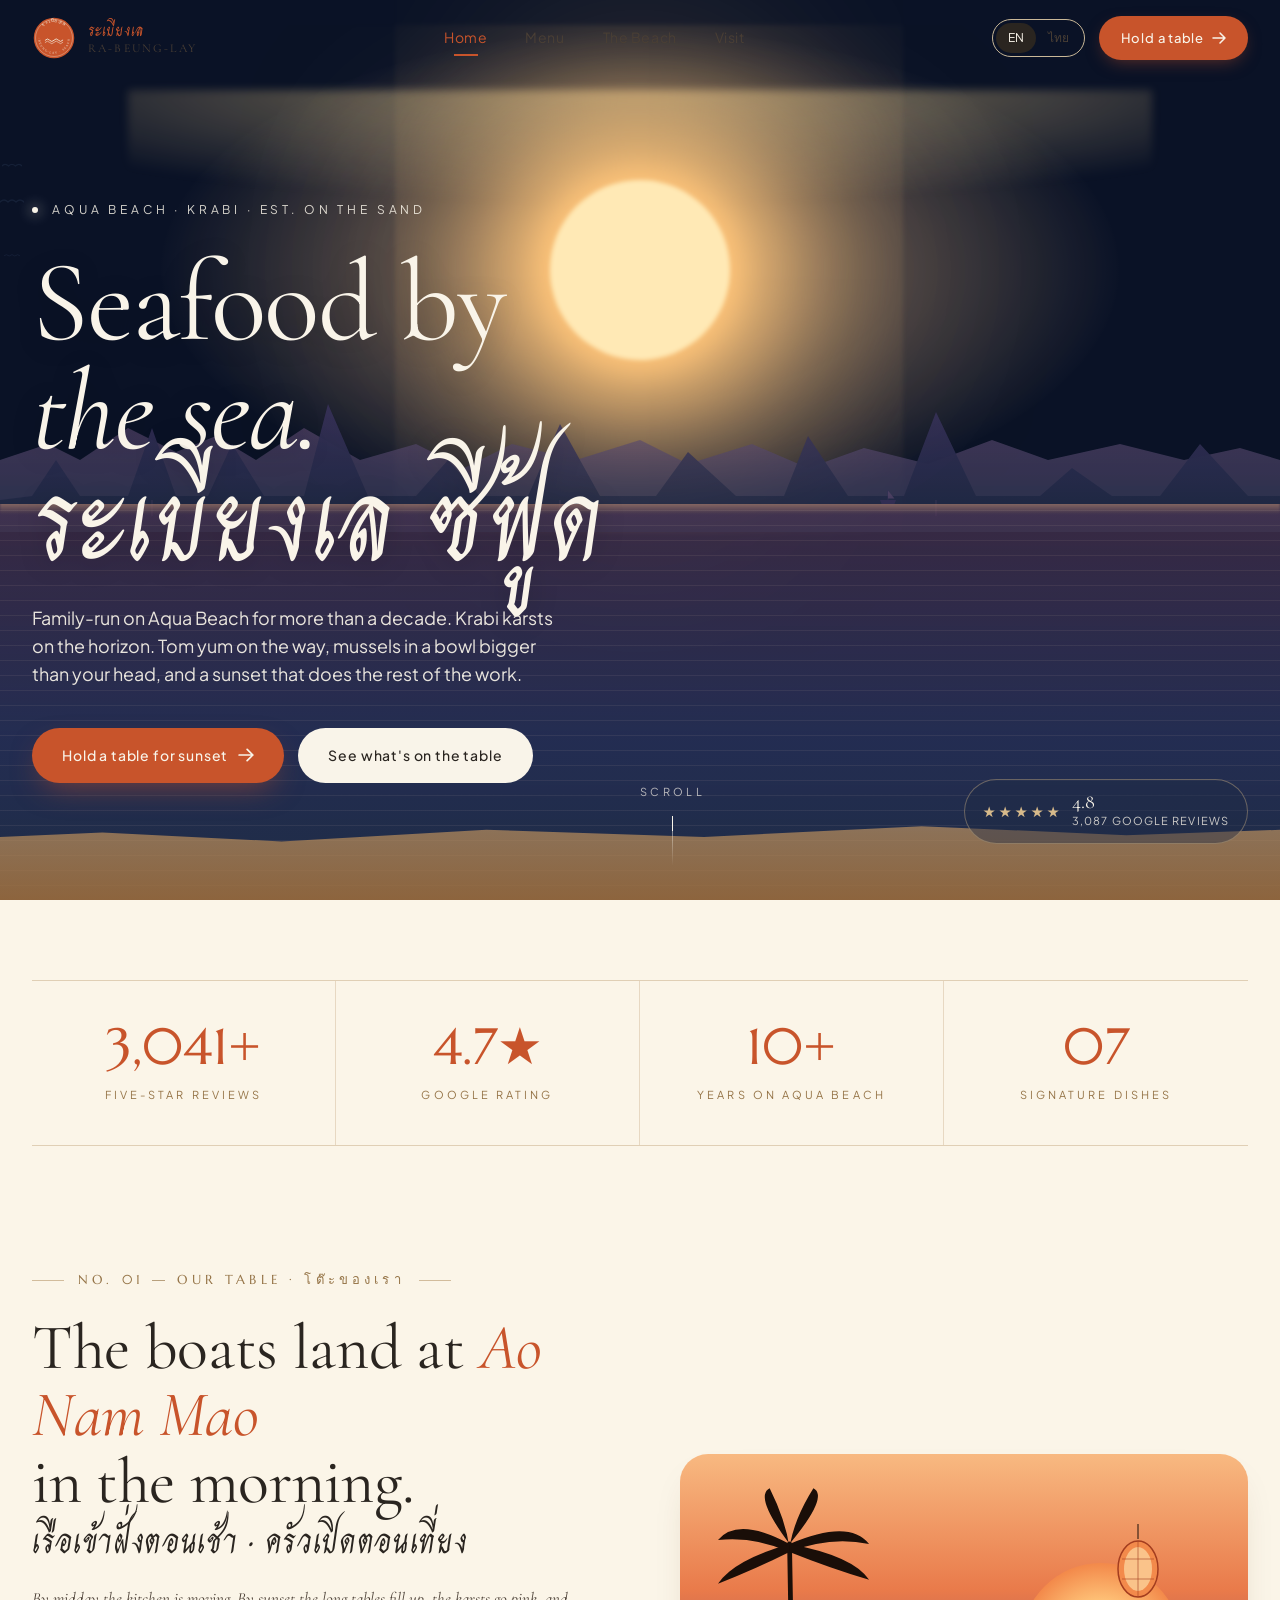
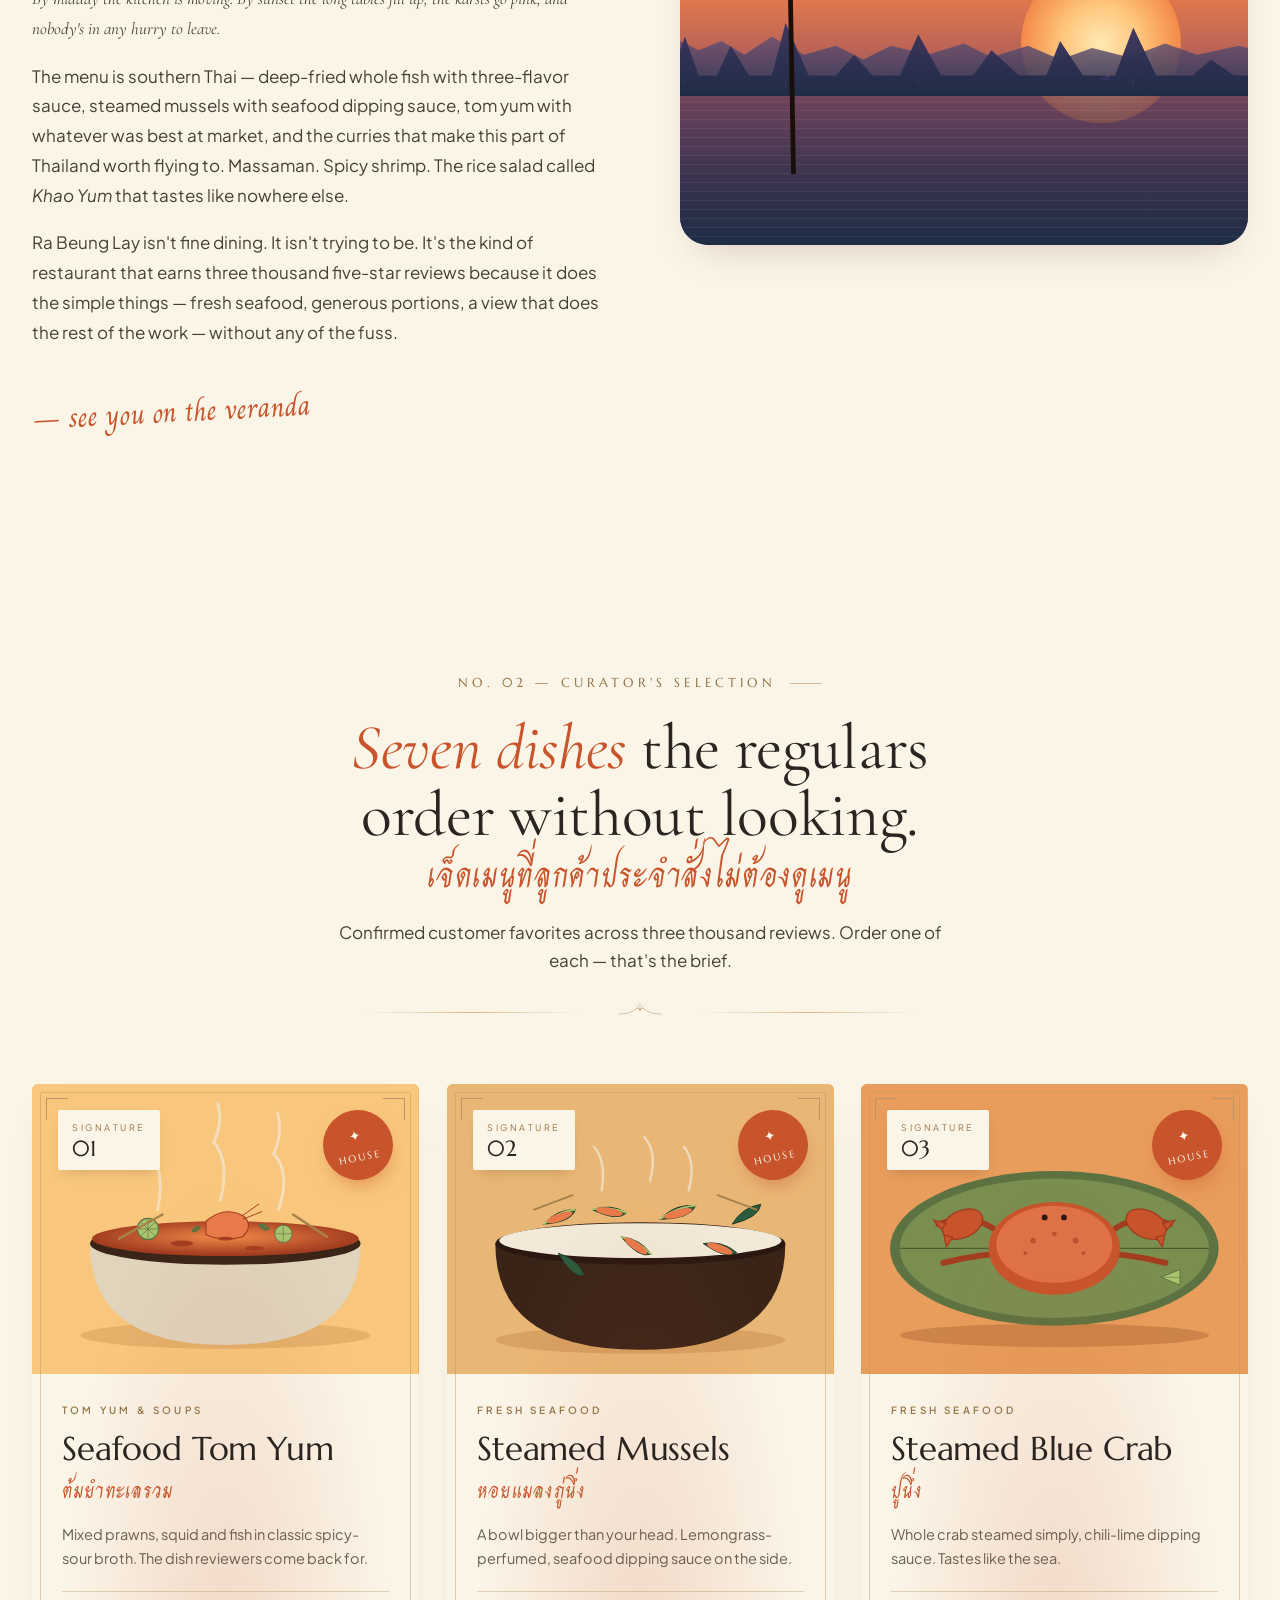
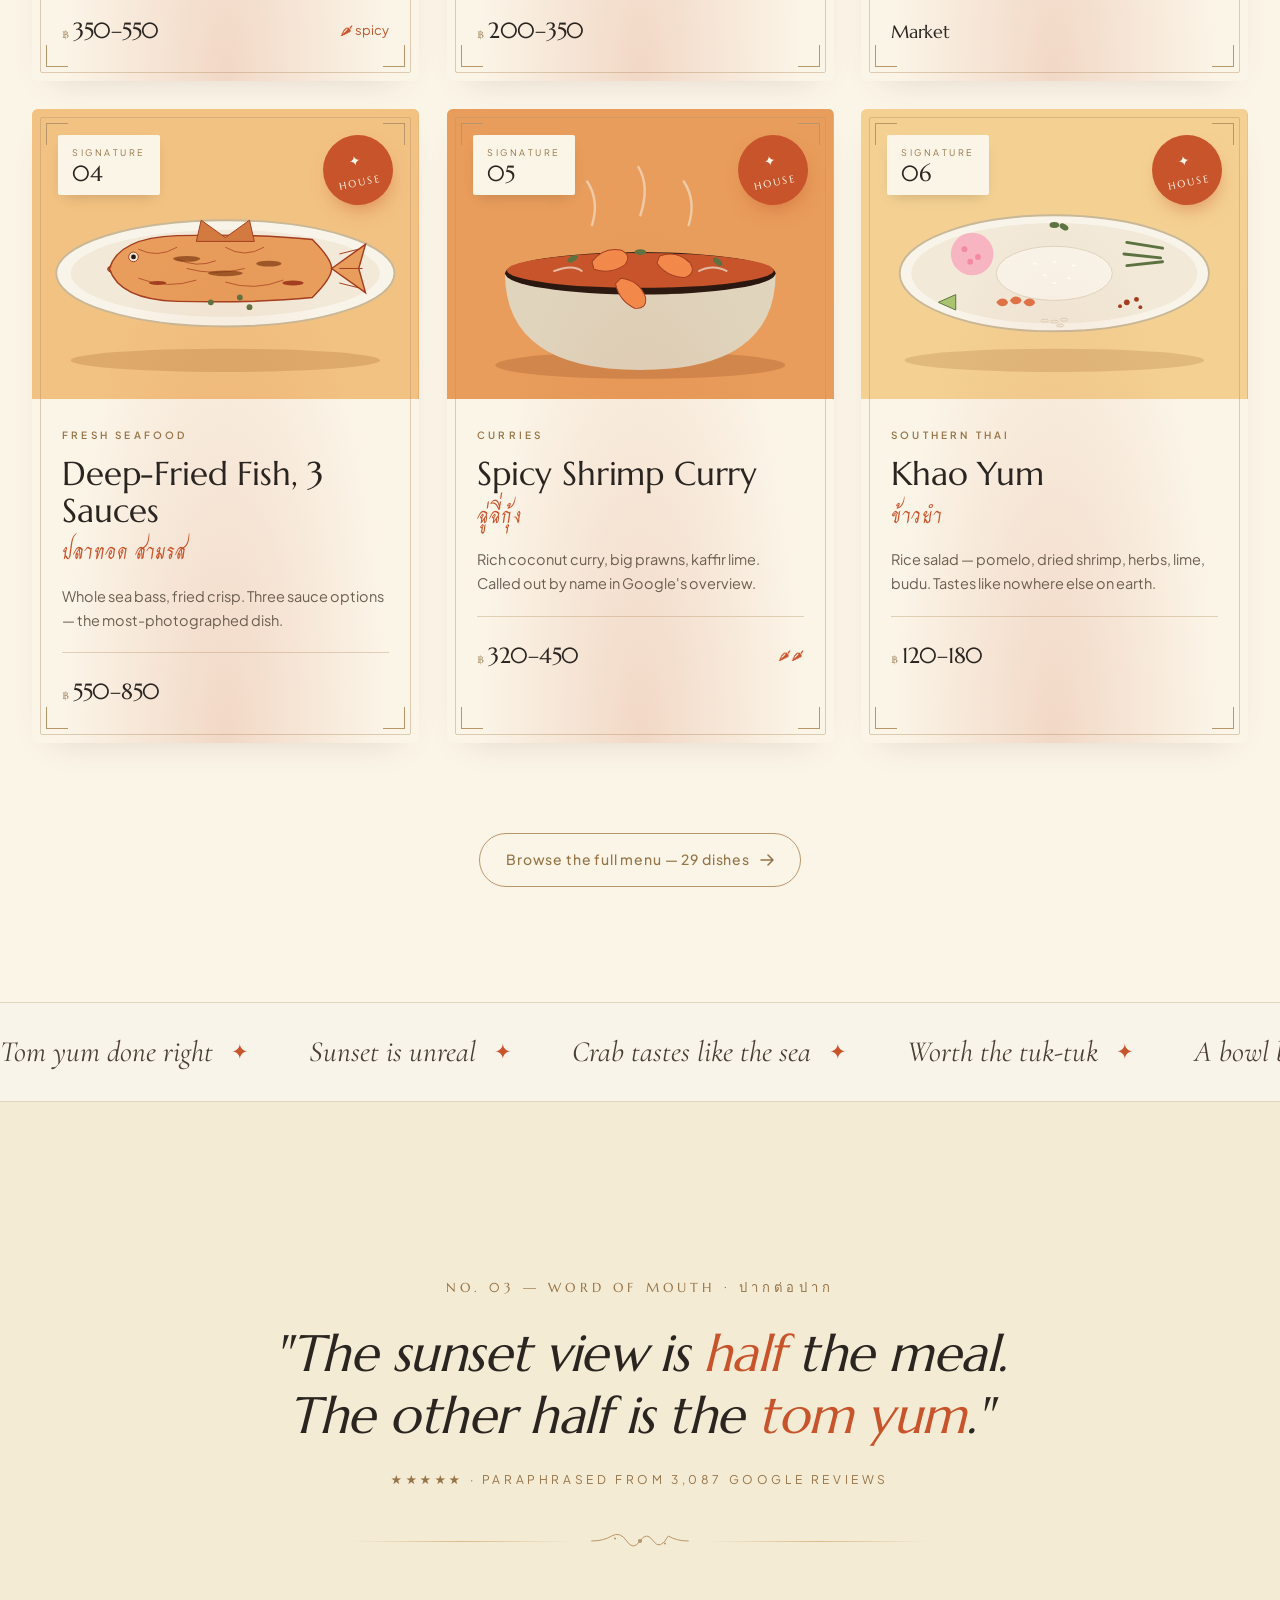
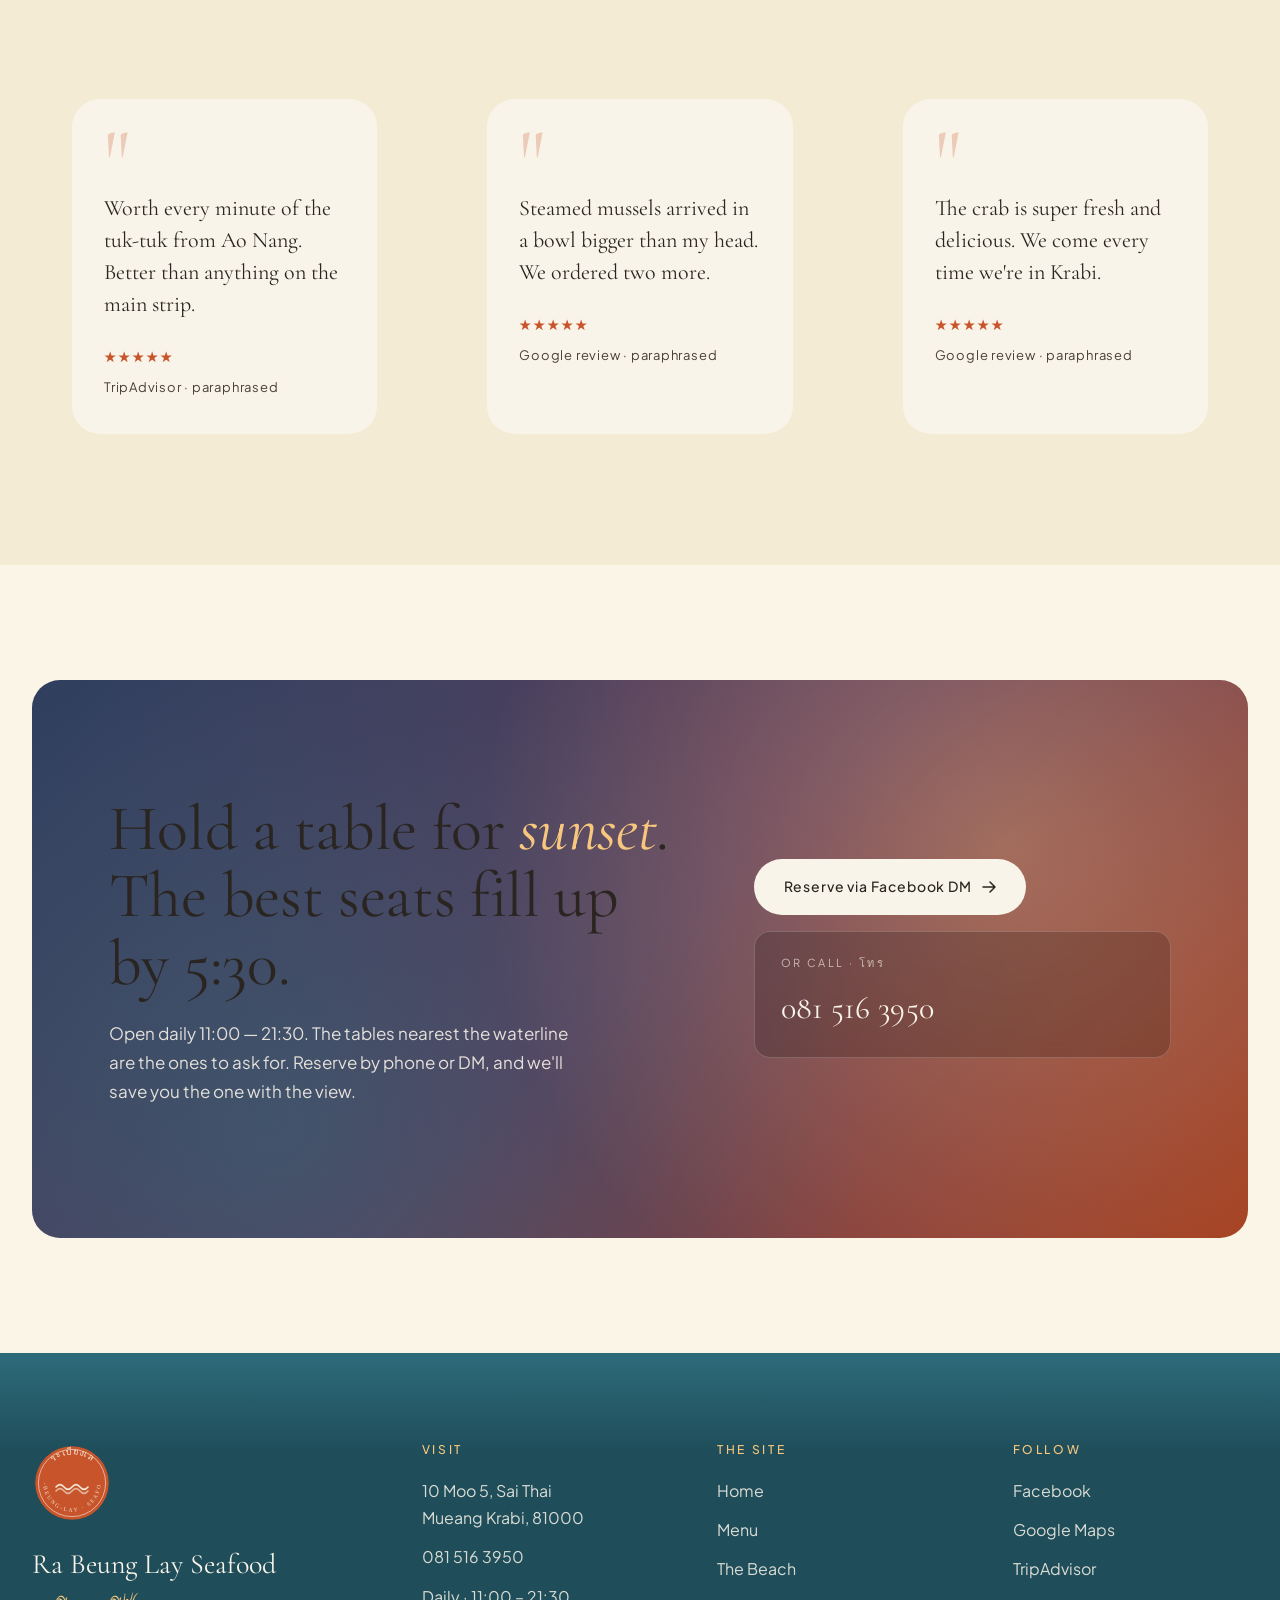
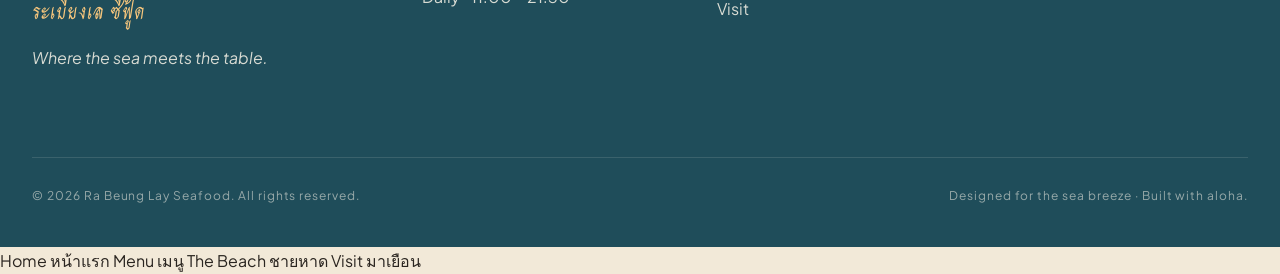
<file: site/index.html>
<!doctype html>
<html lang="en" data-lang="en">
<head>
<meta charset="utf-8">
<meta name="viewport" content="width=device-width, initial-scale=1, viewport-fit=cover">
<title>Ra Beung Lay Seafood — Beachfront Thai seafood in Krabi · ระเบียงเล ซีฟู้ด</title>
<meta name="description" content="Family-run beachfront Thai seafood on Aqua Beach, Krabi. Sunset views over the karsts. 3,000+ five-star Google reviews. ระเบียงเล ซีฟู้ด — where the sea meets the table.">
<meta property="og:title" content="Ra Beung Lay Seafood — Where the sea meets the table">
<meta property="og:description" content="Beachfront family-run Thai seafood on Aqua Beach, Krabi. Tom yum on the way, karsts on the horizon.">
<meta property="og:type" content="restaurant.restaurant">

<link rel="preconnect" href="https://fonts.googleapis.com">
<link rel="preconnect" href="https://fonts.gstatic.com" crossorigin>
<link href="https://fonts.googleapis.com/css2?family=Cormorant+Garamond:ital,wght@0,400;0,500;0,600;1,400;1,500&family=Marcellus&family=Plus+Jakarta+Sans:wght@300;400;500;600;700&family=IBM+Plex+Sans+Thai:wght@400;500;600&family=Charm:wght@400;700&display=swap" rel="stylesheet">

<link rel="stylesheet" href="assets/css/main.css">
<link rel="icon" href="assets/img/logo.svg" type="image/svg+xml">

<script type="application/ld+json">
{
  "@context": "https://schema.org",
  "@type": "Restaurant",
  "name": "Ra Beung Lay Seafood Restaurant",
  "alternateName": "ระเบียงเล ซีฟู้ด",
  "image": "assets/img/logo.svg",
  "address": {
    "@type": "PostalAddress",
    "streetAddress": "10 Moo 5, Sai Thai",
    "addressLocality": "Mueang Krabi District",
    "addressRegion": "Krabi",
    "postalCode": "81000",
    "addressCountry": "TH"
  },
  "telephone": "+66815163950",
  "openingHours": "Mo-Su 11:00-21:30",
  "priceRange": "฿฿",
  "servesCuisine": ["Thai", "Seafood", "Southern Thai"],
  "acceptsReservations": true,
  "aggregateRating": {
    "@type": "AggregateRating",
    "ratingValue": 4.8,
    "reviewCount": 3087
  }
}
</script>
<script>
try {
  var l = localStorage.getItem('rabeunglay-lang') || 'en';
  document.documentElement.dataset.lang = l;
  document.documentElement.lang = l;
} catch(e) {}
</script>
</head>
<body>

<!-- ===== Navigation ===== -->
<header class="nav" role="banner">
  <div class="nav__inner">
    <a class="nav__brand" href="index.html" aria-label="Ra Beung Lay home">
      <img class="nav__brand-mark" src="assets/img/logo.svg" alt="">
      <span class="nav__brand-text">
        <span class="nav__brand-th">ระเบียงเล</span>
        <span class="nav__brand-en">Ra-Beung-Lay</span>
      </span>
    </a>
    <nav class="nav__links" aria-label="Primary">
      <a class="nav__link is-active" href="index.html" data-th="หน้าแรก">Home</a>
      <a class="nav__link" href="menu.html" data-th="เมนู">Menu</a>
      <a class="nav__link" href="the-beach.html" data-th="ชายหาด">The Beach</a>
      <a class="nav__link" href="visit.html" data-th="มาเยือน">Visit</a>
    </nav>
    <div class="nav__cta-wrap" style="display:flex;gap:14px;align-items:center;">
      <div class="lang-toggle" role="group" aria-label="Language">
        <button data-lang="en" class="is-active">EN</button>
        <button data-lang="th">ไทย</button>
      </div>
      <a class="nav__cta" data-magnet href="visit.html#reserve">
        <span data-th="จองโต๊ะ">Hold a table</span>
        <svg class="arrow" width="14" height="12" viewBox="0 0 14 12" fill="none"><path d="M1 6h12M8 1l5 5-5 5" stroke="currentColor" stroke-width="1.5" stroke-linecap="round" stroke-linejoin="round"/></svg>
      </a>
      <button class="nav__burger" aria-label="Menu"><span></span><span></span><span></span></button>
    </div>
  </div>
  <div class="nav__mobile">
    <a href="index.html"><span data-th="หน้าแรก">Home</span> <span class="th lang-en">หน้าแรก</span></a>
    <a href="menu.html"><span data-th="เมนู">Menu</span> <span class="th lang-en">เมนู</span></a>
    <a href="the-beach.html"><span data-th="ชายหาด">The Beach</span> <span class="th lang-en">ชายหาด</span></a>
    <a href="visit.html"><span data-th="มาเยือน">Visit</span> <span class="th lang-en">มาเยือน</span></a>
  </div>
</header>

<!-- ===== Hero (day-night cycle, 60s loop) ===== -->
<section class="hero hero--animated" aria-label="Sky cycling from day to night over Aqua Beach">
  <div class="hero__sky-layer hero__sky-day"></div>
  <div class="hero__sky-layer hero__sky-golden"></div>
  <div class="hero__sky-layer hero__sky-sunset"></div>
  <div class="hero__sky-layer hero__sky-night"></div>
  <div class="hero__sun-halo"></div>
  <div class="hero__stars" aria-hidden="true">
    <span style="top:8%;left:9%;width:2px;height:2px;animation-delay:0s"></span>
    <span style="top:14%;left:22%;width:1.5px;height:1.5px;animation-delay:.5s"></span>
    <span style="top:5%;left:34%;width:2.5px;height:2.5px;animation-delay:1.2s"></span>
    <span style="top:18%;left:46%;width:1.8px;height:1.8px;animation-delay:.7s"></span>
    <span style="top:10%;left:58%;width:1.5px;height:1.5px;animation-delay:1.8s"></span>
    <span style="top:6%;left:70%;width:2.2px;height:2.2px;animation-delay:.3s"></span>
    <span style="top:20%;left:82%;width:1.6px;height:1.6px;animation-delay:1s"></span>
    <span style="top:12%;left:92%;width:2px;height:2px;animation-delay:2.2s"></span>
    <span style="top:26%;left:6%;width:1.5px;height:1.5px;animation-delay:1.6s"></span>
    <span style="top:32%;left:18%;width:1.8px;height:1.8px;animation-delay:.9s"></span>
    <span style="top:28%;left:38%;width:1.5px;height:1.5px;animation-delay:2s"></span>
    <span style="top:36%;left:52%;width:2px;height:2px;animation-delay:.6s"></span>
    <span style="top:30%;left:68%;width:1.5px;height:1.5px;animation-delay:1.3s"></span>
    <span style="top:38%;left:78%;width:1.8px;height:1.8px;animation-delay:2.4s"></span>
    <span style="top:34%;left:88%;width:1.5px;height:1.5px;animation-delay:.4s"></span>
    <span style="top:4%;left:15%;width:1.3px;height:1.3px;animation-delay:1.5s"></span>
    <span style="top:16%;left:64%;width:2.4px;height:2.4px;animation-delay:.2s"></span>
    <span style="top:22%;left:28%;width:1.4px;height:1.4px;animation-delay:1.9s"></span>
  </div>
  <div class="hero__moon" aria-hidden="true"></div>
  <div class="hero__sun"></div>
  <div class="hero__shimmer-2"></div>
  <div class="hero__karsts">
    <img src="assets/img/karsts.svg" alt="" loading="eager">
  </div>
  <div class="hero__birds">
    <img class="bird" src="assets/img/bird.svg" alt="">
    <img class="bird" src="assets/img/bird.svg" alt="">
    <img class="bird" src="assets/img/bird.svg" alt="">
  </div>
  <div class="hero__sea">
    <div class="hero__shimmer"></div>
  </div>
  <div class="hero__sand"></div>

  <div class="hero__content">
    <div class="hero__eyebrow">
      <span class="dot"></span>
      <span data-th="หาดอควา · กระบี่ · ก่อตั้งบนผืนทราย">Aqua Beach · Krabi · est. on the sand</span>
    </div>
    <h1 class="hero__title">
      <span class="lang-en">Seafood by</span>
      <span class="lang-en">the sea.</span>
      <span class="lang-th">ซีฟู้ด</span>
      <span class="lang-th">ริมทะเล</span>
      <span class="thai-display">ระเบียงเล ซีฟู้ด</span>
    </h1>
    <p class="hero__lead">
      <span class="lang-en">Family-run on Aqua Beach for more than a decade. Krabi karsts on the horizon. Tom yum on the way, mussels in a bowl bigger than your head, and a sunset that does the rest of the work.</span>
      <span class="lang-th">ร้านครอบครัวบนหาดอความากว่าทศวรรษ เขาหินปูนกระบี่ที่ปลายขอบฟ้า ต้มยำกำลังมา หอยแมลงภู่ในชามใหญ่กว่าหัว และพระอาทิตย์ตกที่ทำหน้าที่ที่เหลือให้เอง</span>
    </p>
    <div class="hero__cta">
      <a class="btn btn--primary" data-magnet href="visit.html#reserve">
        <span data-th="จองโต๊ะรับพระอาทิตย์ตก">Hold a table for sunset</span>
        <svg class="arrow" width="16" height="14" viewBox="0 0 14 12" fill="none"><path d="M1 6h12M8 1l5 5-5 5" stroke="currentColor" stroke-width="1.5" stroke-linecap="round" stroke-linejoin="round"/></svg>
      </a>
      <a class="btn btn--white" href="menu.html" data-th="ดูเมนูของเรา">See what's on the table</a>
    </div>
  </div>

  <div class="hero__meta">
    <div class="hero__rating">
      <div class="stars">★ ★ ★ ★ ★</div>
      <div>
        <div class="num">4.8</div>
        <div class="label" data-th="3,087 รีวิว Google">3,087 Google reviews</div>
      </div>
    </div>
  </div>

  <div class="hero__scroll">
    <div data-th="เลื่อน">Scroll</div>
    <div class="line"></div>
  </div>
</section>

<!-- ===== Spec strip ===== -->
<section style="background: var(--paper); padding: 80px 0 0;">
  <div class="container">
    <div class="spec reveal">
      <div class="spec__cell">
        <div class="spec__no"><span data-count="3087">0</span>+</div>
        <div class="spec__lbl" data-th="รีวิวห้าดาว">Five-star reviews</div>
      </div>
      <div class="spec__cell">
        <div class="spec__no"><span data-count="4.8">0</span>★</div>
        <div class="spec__lbl" data-th="คะแนน Google">Google rating</div>
      </div>
      <div class="spec__cell">
        <div class="spec__no"><span data-count="10">0</span>+</div>
        <div class="spec__lbl" data-th="ปี บนหาดอควา">Years on Aqua Beach</div>
      </div>
      <div class="spec__cell">
        <div class="spec__no">07</div>
        <div class="spec__lbl" data-th="เมนูซิกเนเจอร์">Signature dishes</div>
      </div>
    </div>
  </div>
</section>

<!-- ===== Story ===== -->
<section class="section" style="background: var(--paper);">
  <div class="container">
    <div class="split">
      <div class="story reveal">
        <div class="idx"><span class="lang-en">No. 01 — Our table · โต๊ะของเรา</span><span class="lang-th">ฉบับที่ ๐๑ — โต๊ะของเรา</span></div>
        <h2 class="section__title" style="margin-top: 22px;">
          <span class="lang-en">The boats land at <em>Ao Nam Mao</em><br>in the morning.<span class="th th-ink">เรือเข้าฝั่งตอนเช้า · ครัวเปิดตอนเที่ยง</span></span>
          <span class="lang-th">เรือเข้าฝั่งที่ <em>อ่าวน้ำเมา</em><br>ทุกเช้า</span>
        </h2>
        <p class="story__lead">
          <span class="lang-en">By midday the kitchen is moving. By sunset the long tables fill up, the karsts go pink, and nobody's in any hurry to leave.</span>
          <span class="lang-th">พอเที่ยง ครัวก็เริ่มเดิน พอพระอาทิตย์ตก โต๊ะยาวก็เต็ม เขาหินปูนเปลี่ยนเป็นสีชมพู และไม่มีใครรีบกลับบ้าน</span>
        </p>
        <p>
          <span class="lang-en">The menu is southern Thai — deep-fried whole fish with three-flavor sauce, steamed mussels with seafood dipping sauce, tom yum with whatever was best at market, and the curries that make this part of Thailand worth flying to. Massaman. Spicy shrimp. The rice salad called <em>Khao Yum</em> that tastes like nowhere else.</span>
          <span class="lang-th">เมนูของเราคืออาหารใต้ — ปลาทอดราดสามรส หอยแมลงภู่นึ่งกับน้ำจิ้มซีฟู้ด ต้มยำกับวัตถุดิบที่ดีที่สุดในตลาดวันนั้น และแกงที่ทำให้ภาคใต้ของไทยน่าบินมา มัสมั่น ฉู่ฉี่กุ้ง และข้าวยำที่อร่อยไม่เหมือนที่ไหน</span>
        </p>
        <p>
          <span class="lang-en">Ra Beung Lay isn't fine dining. It isn't trying to be. It's the kind of restaurant that earns three thousand five-star reviews because it does the simple things — fresh seafood, generous portions, a view that does the rest of the work — without any of the fuss.</span>
          <span class="lang-th">ระเบียงเลไม่ใช่ร้านหรู และไม่พยายามเป็น เราเป็นร้านที่ได้รีวิวห้าดาวสามพันรีวิว เพราะทำของง่ายๆ ให้ดี — อาหารทะเลสด สั่งครั้งเดียวอิ่ม วิวที่ทำงานที่เหลือให้เอง — โดยไม่มีพิธีรีตอง</span>
        </p>
        <div class="story__sign"><span class="lang-en">— see you on the veranda</span><span class="lang-th">— พบกันที่ระเบียง</span></div>
      </div>
      <div class="frame frame--landscape reveal reveal--delay-1">
        <div class="frame__scene">
          <div class="scene">
            <div class="scene__sun"></div>
            <div class="scene__karsts">
              <img src="assets/img/karsts.svg" alt="" style="width:100%;height:100%;object-fit:cover;">
            </div>
            <div class="scene__sea"></div>
            <!-- Palm silhouette -->
            <svg class="scene__palms" viewBox="0 0 200 350" preserveAspectRatio="xMidYMax meet" aria-hidden="true">
              <path d="M100 350 Q 98 200, 95 60" stroke="#1A0E08" stroke-width="6" fill="none" stroke-linecap="round"/>
              <g fill="#1A0E08">
                <path d="M95 60 Q 30 25, 5 55 Q 50 50, 95 70 Z"/>
                <path d="M95 60 Q 170 28, 195 60 Q 145 50, 95 70 Z"/>
                <path d="M95 60 Q 50 0, 70 -10 Q 90 30, 95 65 Z"/>
                <path d="M95 60 Q 145 0, 125 -10 Q 100 30, 95 65 Z"/>
                <path d="M95 60 Q 25 80, 5 110 Q 55 90, 95 70 Z"/>
                <path d="M95 60 Q 175 75, 195 105 Q 145 90, 95 70 Z"/>
              </g>
            </svg>
            <!-- Lantern -->
            <svg class="scene__lantern" viewBox="0 0 60 80" aria-hidden="true">
              <line x1="30" y1="0" x2="30" y2="15" stroke="#1A0E08" stroke-width="1"/>
              <ellipse cx="30" cy="45" rx="20" ry="28" fill="#F38A4B" stroke="#A33D1F" stroke-width="1.5"/>
              <ellipse cx="30" cy="45" rx="14" ry="22" fill="#FFE9B5" opacity="0.6"/>
              <line x1="30" y1="17" x2="30" y2="73" stroke="#A33D1F" stroke-width="0.6"/>
              <line x1="14" y1="35" x2="46" y2="35" stroke="#A33D1F" stroke-width="0.6"/>
              <line x1="14" y1="55" x2="46" y2="55" stroke="#A33D1F" stroke-width="0.6"/>
            </svg>
          </div>
        </div>
      </div>
    </div>
  </div>
</section>

<!-- ===== Signature dishes — editorial premium ===== -->
<section class="section" style="background: var(--paper);">
  <div class="container">
    <div class="section__head section__head--center reveal">
      <div class="idx idx--solo" style="justify-content:center;"><span class="lang-en">No. 02 — Curator's Selection</span><span class="lang-th">ฉบับที่ ๐๒ — เมนูคัดสรร</span></div>
      <h2 class="section__title" style="margin-top:20px;">
        <span class="lang-en"><em>Seven dishes</em> the regulars<br>order without looking.<span class="th">เจ็ดเมนูที่ลูกค้าประจำสั่งไม่ต้องดูเมนู</span></span>
        <span class="lang-th"><em>เจ็ดเมนู</em> ที่ขาประจำ<br>สั่งโดยไม่ต้องดูเมนู</span>
      </h2>
      <p class="section__lead" style="margin-inline:auto;">
        <span class="lang-en">Confirmed customer favorites across three thousand reviews. Order one of each — that's the brief.</span>
        <span class="lang-th">เมนูยอดนิยมจากกว่าสามพันรีวิว สั่งครบทั้งหมดแล้วแชร์กัน — เท่านี้ก็พอแล้ว</span>
      </p>
      <div class="flourish" style="margin-top: 28px;">
        <svg style="color:var(--brass);width:80px;"><use href="assets/img/filigree.svg#flourish-lotus"/></svg>
      </div>
    </div>

    <div class="feature-row">
      <a class="dish-pro reveal" href="menu.html#tom-yum-and-soups">
        <div class="dish-pro__corner tl"></div><div class="dish-pro__corner tr"></div>
        <div class="dish-pro__corner bl"></div><div class="dish-pro__corner br"></div>
        <div class="dish-pro__no"><span class="lbl" data-th="ซิกเนเจอร์">Signature</span><span class="num">01</span></div>
        <div class="dish-pro__sig"><span class="star">✦</span><span data-th="ของขึ้นชื่อ">House</span></div>
        <div class="dish-pro__art"><svg viewBox="0 0 400 300"><use href="assets/img/dishes.svg#dish-tomyum"/></svg></div>
        <div class="dish-pro__body">
          <div class="dish-pro__cat"><span class="lang-en">Tom Yum & Soups</span><span class="lang-th">ต้มยำและซุป</span></div>
          <h3 class="dish-pro__name" data-th="ต้มยำทะเลรวม">Seafood Tom Yum</h3>
          <div class="dish-pro__th lang-en">ต้มยำทะเลรวม</div>
          <p class="dish-pro__desc"><span class="lang-en">Mixed prawns, squid and fish in classic spicy-sour broth. The dish reviewers come back for.</span><span class="lang-th">กุ้ง ปลาหมึก ปลา ในน้ำต้มยำเปรี้ยวเผ็ดสูตรคลาสสิก เมนูที่คนรีวิวกลับมาสั่งซ้ำ</span></p>
          <div class="dish-pro__foot"><span class="price"><span class="currency">฿</span>350–550</span><span class="chili-pro">🌶 <span data-th="เผ็ด">spicy</span></span></div>
        </div>
      </a>

      <a class="dish-pro reveal reveal--delay-1" href="menu.html#fresh-seafood">
        <div class="dish-pro__corner tl"></div><div class="dish-pro__corner tr"></div>
        <div class="dish-pro__corner bl"></div><div class="dish-pro__corner br"></div>
        <div class="dish-pro__no"><span class="lbl" data-th="ซิกเนเจอร์">Signature</span><span class="num">02</span></div>
        <div class="dish-pro__sig"><span class="star">✦</span><span data-th="ของขึ้นชื่อ">House</span></div>
        <div class="dish-pro__art"><svg viewBox="0 0 400 300"><use href="assets/img/dishes.svg#dish-mussels"/></svg></div>
        <div class="dish-pro__body">
          <div class="dish-pro__cat"><span class="lang-en">Fresh Seafood</span><span class="lang-th">อาหารทะเลสด</span></div>
          <h3 class="dish-pro__name" data-th="หอยแมลงภู่นึ่ง">Steamed Mussels</h3>
          <div class="dish-pro__th lang-en">หอยแมลงภู่นึ่ง</div>
          <p class="dish-pro__desc"><span class="lang-en">A bowl bigger than your head. Lemongrass-perfumed, seafood dipping sauce on the side.</span><span class="lang-th">ชามใหญ่กว่าหัว หอมตะไคร้ พร้อมน้ำจิ้มซีฟู้ดแยกข้าง</span></p>
          <div class="dish-pro__foot"><span class="price"><span class="currency">฿</span>200–350</span></div>
        </div>
      </a>

      <a class="dish-pro reveal reveal--delay-2" href="menu.html#fresh-seafood">
        <div class="dish-pro__corner tl"></div><div class="dish-pro__corner tr"></div>
        <div class="dish-pro__corner bl"></div><div class="dish-pro__corner br"></div>
        <div class="dish-pro__no"><span class="lbl" data-th="ซิกเนเจอร์">Signature</span><span class="num">03</span></div>
        <div class="dish-pro__sig"><span class="star">✦</span><span data-th="ของขึ้นชื่อ">House</span></div>
        <div class="dish-pro__art"><svg viewBox="0 0 400 300"><use href="assets/img/dishes.svg#dish-crab"/></svg></div>
        <div class="dish-pro__body">
          <div class="dish-pro__cat"><span class="lang-en">Fresh Seafood</span><span class="lang-th">อาหารทะเลสด</span></div>
          <h3 class="dish-pro__name" data-th="ปูนึ่ง">Steamed Blue Crab</h3>
          <div class="dish-pro__th lang-en">ปูนึ่ง</div>
          <p class="dish-pro__desc"><span class="lang-en">Whole crab steamed simply, chili-lime dipping sauce. Tastes like the sea.</span><span class="lang-th">ปูตัวเต็มนึ่งแบบบ้านๆ น้ำจิ้มพริกมะนาว รสชาติเหมือนทะเล</span></p>
          <div class="dish-pro__foot"><span class="price"><small data-th="ราคาตลาด">Market</small></span></div>
        </div>
      </a>

      <a class="dish-pro reveal" href="menu.html#fresh-seafood">
        <div class="dish-pro__corner tl"></div><div class="dish-pro__corner tr"></div>
        <div class="dish-pro__corner bl"></div><div class="dish-pro__corner br"></div>
        <div class="dish-pro__no"><span class="lbl" data-th="ซิกเนเจอร์">Signature</span><span class="num">04</span></div>
        <div class="dish-pro__sig"><span class="star">✦</span><span data-th="ของขึ้นชื่อ">House</span></div>
        <div class="dish-pro__art"><svg viewBox="0 0 400 300"><use href="assets/img/dishes.svg#dish-fish"/></svg></div>
        <div class="dish-pro__body">
          <div class="dish-pro__cat"><span class="lang-en">Fresh Seafood</span><span class="lang-th">อาหารทะเลสด</span></div>
          <h3 class="dish-pro__name" data-th="ปลาทอดสามรส">Deep-Fried Fish, 3 Sauces</h3>
          <div class="dish-pro__th lang-en">ปลาทอด สามรส</div>
          <p class="dish-pro__desc"><span class="lang-en">Whole sea bass, fried crisp. Three sauce options — the most-photographed dish.</span><span class="lang-th">ปลากะพงทอดกรอบทั้งตัว เลือกซอสสามแบบ — เมนูที่ถูกถ่ายมากที่สุด</span></p>
          <div class="dish-pro__foot"><span class="price"><span class="currency">฿</span>550–850</span></div>
        </div>
      </a>

      <a class="dish-pro reveal reveal--delay-1" href="menu.html#curries">
        <div class="dish-pro__corner tl"></div><div class="dish-pro__corner tr"></div>
        <div class="dish-pro__corner bl"></div><div class="dish-pro__corner br"></div>
        <div class="dish-pro__no"><span class="lbl" data-th="ซิกเนเจอร์">Signature</span><span class="num">05</span></div>
        <div class="dish-pro__sig"><span class="star">✦</span><span data-th="ของขึ้นชื่อ">House</span></div>
        <div class="dish-pro__art"><svg viewBox="0 0 400 300"><use href="assets/img/dishes.svg#dish-curry"/></svg></div>
        <div class="dish-pro__body">
          <div class="dish-pro__cat"><span class="lang-en">Curries</span><span class="lang-th">แกง</span></div>
          <h3 class="dish-pro__name" data-th="ฉู่ฉี่กุ้ง">Spicy Shrimp Curry</h3>
          <div class="dish-pro__th lang-en">ฉู่ฉี่กุ้ง</div>
          <p class="dish-pro__desc"><span class="lang-en">Rich coconut curry, big prawns, kaffir lime. Called out by name in Google's overview.</span><span class="lang-th">แกงกะทิรสเข้มข้น กุ้งตัวใหญ่ ใบมะกรูด Google ระบุชื่อเมนูนี้โดยตรง</span></p>
          <div class="dish-pro__foot"><span class="price"><span class="currency">฿</span>320–450</span><span class="chili-pro">🌶🌶</span></div>
        </div>
      </a>

      <a class="dish-pro reveal reveal--delay-2" href="menu.html#southern-thai">
        <div class="dish-pro__corner tl"></div><div class="dish-pro__corner tr"></div>
        <div class="dish-pro__corner bl"></div><div class="dish-pro__corner br"></div>
        <div class="dish-pro__no"><span class="lbl" data-th="ซิกเนเจอร์">Signature</span><span class="num">06</span></div>
        <div class="dish-pro__sig"><span class="star">✦</span><span data-th="ของขึ้นชื่อ">House</span></div>
        <div class="dish-pro__art"><svg viewBox="0 0 400 300"><use href="assets/img/dishes.svg#dish-khaoyum"/></svg></div>
        <div class="dish-pro__body">
          <div class="dish-pro__cat"><span class="lang-en">Southern Thai</span><span class="lang-th">อาหารใต้</span></div>
          <h3 class="dish-pro__name" data-th="ข้าวยำ">Khao Yum</h3>
          <div class="dish-pro__th lang-en">ข้าวยำ</div>
          <p class="dish-pro__desc"><span class="lang-en">Rice salad — pomelo, dried shrimp, herbs, lime, budu. Tastes like nowhere else on earth.</span><span class="lang-th">ข้าวยำ — ส้มโอ กุ้งแห้ง สมุนไพร มะนาว น้ำบูดู รสชาติไม่เหมือนที่ไหน</span></p>
          <div class="dish-pro__foot"><span class="price"><span class="currency">฿</span>120–180</span></div>
        </div>
      </a>
    </div>

    <div style="margin-top: 60px; text-align: center;" class="reveal">
      <a class="btn btn--brass" data-magnet href="menu.html">
        <span data-th="ดูเมนูทั้งหมด — 29 เมนู">Browse the full menu — 29 dishes</span>
        <svg class="arrow" width="14" height="12" viewBox="0 0 14 12" fill="none"><path d="M1 6h12M8 1l5 5-5 5" stroke="currentColor" stroke-width="1.5" stroke-linecap="round" stroke-linejoin="round"/></svg>
      </a>
    </div>
  </div>
</section>

<!-- ===== Marquee of praise ===== -->
<div class="marquee" aria-hidden="true">
  <div class="marquee__track">
    <div class="marquee__item"><span class="lang-en">Tom yum done right</span><span class="lang-th">ต้มยำรสจัดจ้าน</span> <span class="star">✦</span></div>
    <div class="marquee__item"><span class="lang-en">Sunset is unreal</span><span class="lang-th">พระอาทิตย์ตกสวยเหลือเชื่อ</span> <span class="star">✦</span></div>
    <div class="marquee__item"><span class="lang-en">Crab tastes like the sea</span><span class="lang-th">ปูสดจากทะเล</span> <span class="star">✦</span></div>
    <div class="marquee__item"><span class="lang-en">Worth the tuk-tuk</span><span class="lang-th">คุ้มกับการนั่งตุ๊กตุ๊ก</span> <span class="star">✦</span></div>
    <div class="marquee__item"><span class="lang-en">A bowl bigger than my head</span><span class="lang-th">ชามใหญ่กว่าหัว</span> <span class="star">✦</span></div>
    <div class="marquee__item"><span class="lang-en">Better than anything on the strip</span><span class="lang-th">ดีกว่าร้านในย่านท่องเที่ยว</span> <span class="star">✦</span></div>
    <div class="marquee__item"><span class="lang-en">Karsts on the horizon</span><span class="lang-th">เขาหินปูนปลายขอบฟ้า</span> <span class="star">✦</span></div>
    <!-- duplicate for seamless loop -->
    <div class="marquee__item"><span class="lang-en">Tom yum done right</span><span class="lang-th">ต้มยำรสจัดจ้าน</span> <span class="star">✦</span></div>
    <div class="marquee__item"><span class="lang-en">Sunset is unreal</span><span class="lang-th">พระอาทิตย์ตกสวยเหลือเชื่อ</span> <span class="star">✦</span></div>
    <div class="marquee__item"><span class="lang-en">Crab tastes like the sea</span><span class="lang-th">ปูสดจากทะเล</span> <span class="star">✦</span></div>
    <div class="marquee__item"><span class="lang-en">Worth the tuk-tuk</span><span class="lang-th">คุ้มกับการนั่งตุ๊กตุ๊ก</span> <span class="star">✦</span></div>
    <div class="marquee__item"><span class="lang-en">A bowl bigger than my head</span><span class="lang-th">ชามใหญ่กว่าหัว</span> <span class="star">✦</span></div>
    <div class="marquee__item"><span class="lang-en">Better than anything on the strip</span><span class="lang-th">ดีกว่าร้านในย่านท่องเที่ยว</span> <span class="star">✦</span></div>
    <div class="marquee__item"><span class="lang-en">Karsts on the horizon</span><span class="lang-th">เขาหินปูนปลายขอบฟ้า</span> <span class="star">✦</span></div>
  </div>
</div>

<!-- ===== Reviews — editorial pull-quote ===== -->
<section class="section" style="background: var(--paper-2);">
  <div class="container">
    <div class="editorial-quote reveal">
      <div class="editorial-quote__no"><span class="lang-en">No. 03 — Word of Mouth · ปากต่อปาก</span><span class="lang-th">ฉบับที่ ๐๓ — ปากต่อปาก</span></div>
      <p class="editorial-quote__text">
        <span class="lang-en">"The sunset view is <em>half</em> the meal.<br>The other half is the <em>tom yum</em>."</span>
        <span class="lang-th">"พระอาทิตย์ตกคือ <em>ครึ่ง</em> ของมื้ออาหาร<br>อีกครึ่งคือ <em>ต้มยำ</em>"</span>
      </p>
      <div class="editorial-quote__src"><span class="lang-en">★★★★★ · Paraphrased from 3,087 Google reviews</span><span class="lang-th">★★★★★ · สรุปจาก 3,087 รีวิว Google</span></div>
      <div class="flourish" style="margin-top: 40px;">
        <svg style="color:var(--brass);width:100px;"><use href="assets/img/filigree.svg#flourish-1"/></svg>
      </div>
    </div>

    <div class="reviews reveal" style="margin-top: 40px;">
      <figure class="review">
        <div class="review__quote-mark">"</div>
        <blockquote class="review__quote"><span class="lang-en">Worth every minute of the tuk-tuk from Ao Nang. Better than anything on the main strip.</span><span class="lang-th">คุ้มทุกนาทีของการนั่งตุ๊กตุ๊กมาจากอ่าวนาง ดีกว่าร้านในย่านท่องเที่ยว</span></blockquote>
        <div class="review__stars">★★★★★</div>
        <figcaption class="review__by"><span class="lang-en">TripAdvisor · paraphrased</span><span class="lang-th">TripAdvisor · สรุปจากรีวิว</span></figcaption>
      </figure>
      <figure class="review">
        <div class="review__quote-mark">"</div>
        <blockquote class="review__quote"><span class="lang-en">Steamed mussels arrived in a bowl bigger than my head. We ordered two more.</span><span class="lang-th">หอยแมลงภู่นึ่งมาในชามใหญ่กว่าหัว สั่งเพิ่มอีกสองชาม</span></blockquote>
        <div class="review__stars">★★★★★</div>
        <figcaption class="review__by"><span class="lang-en">Google review · paraphrased</span><span class="lang-th">Google review · สรุปจากรีวิว</span></figcaption>
      </figure>
      <figure class="review">
        <div class="review__quote-mark">"</div>
        <blockquote class="review__quote"><span class="lang-en">The crab is super fresh and delicious. We come every time we're in Krabi.</span><span class="lang-th">ปูสดและอร่อยมาก เรามาทุกครั้งที่ไปกระบี่</span></blockquote>
        <div class="review__stars">★★★★★</div>
        <figcaption class="review__by"><span class="lang-en">Google review · paraphrased</span><span class="lang-th">Google review · สรุปจากรีวิว</span></figcaption>
      </figure>
    </div>
  </div>
</section>

<!-- ===== CTA ===== -->
<section class="section" style="background: var(--paper);">
  <div class="container">
    <div class="cta-panel reveal">
      <div class="cta-panel__inner">
        <div>
          <h2 class="cta-panel__title">
            <span class="lang-en">Hold a table for <em>sunset</em>.<br>The best seats fill up by 5:30.</span>
            <span class="lang-th">จองโต๊ะรับ <em>พระอาทิตย์ตก</em><br>ที่นั่งดีๆ เต็มก่อน 17:30</span>
          </h2>
          <p class="cta-panel__lead">
            <span class="lang-en">Open daily 11:00 — 21:30. The tables nearest the waterline are the ones to ask for. Reserve by phone or DM, and we'll save you the one with the view.</span>
            <span class="lang-th">เปิดทุกวัน 11:00 — 21:30 น. โต๊ะใกล้ทะเลคือที่นั่งที่ควรขอ จองทางโทรศัพท์หรือ DM แล้วเราจะเก็บโต๊ะวิวสวยให้คุณ</span>
          </p>
        </div>
        <div class="cta-panel__actions">
          <a class="btn btn--white" data-magnet href="visit.html#reserve">
            <span data-th="จองผ่าน Facebook DM">Reserve via Facebook DM</span>
            <svg class="arrow" width="14" height="12" viewBox="0 0 14 12" fill="none"><path d="M1 6h12M8 1l5 5-5 5" stroke="currentColor" stroke-width="1.5" stroke-linecap="round" stroke-linejoin="round"/></svg>
          </a>
          <a class="cta-panel__call" href="tel:+66815163950">
            <span class="label"><span class="lang-en">Or call · โทร</span><span class="lang-th">หรือโทร · Call</span></span>
            <span class="num">081 516 3950</span>
          </a>
        </div>
      </div>
    </div>
  </div>
</section>

<!-- ===== Footer ===== -->
<footer class="footer">
  <div class="container">
    <div class="footer__inner">
      <div>
        <img class="footer__brand-mark" src="assets/img/logo.svg" alt="">
        <div class="footer__name">Ra Beung Lay Seafood</div>
        <div class="footer__th">ระเบียงเล ซีฟู้ด</div>
        <p class="footer__tagline"><span class="lang-en">Where the sea meets the table.</span><span class="lang-th">ที่ทะเลพบกับโต๊ะอาหาร</span></p>
      </div>
      <div>
        <h4 data-th="มาเยือน">Visit</h4>
        <ul>
          <li><span class="lang-en">10 Moo 5, Sai Thai<br>Mueang Krabi, 81000</span><span class="lang-th">10 หมู่ 5 ตำบลไสไทย<br>เมืองกระบี่ 81000</span></li>
          <li><a href="tel:+66815163950">081 516 3950</a></li>
          <li><span class="lang-en">Daily · 11:00 – 21:30</span><span class="lang-th">ทุกวัน · 11:00 – 21:30 น.</span></li>
        </ul>
      </div>
      <div>
        <h4 data-th="หน้าเว็บไซต์">The site</h4>
        <ul>
          <li><a href="index.html">Home</a></li>
          <li><a href="menu.html">Menu</a></li>
          <li><a href="the-beach.html">The Beach</a></li>
          <li><a href="visit.html">Visit</a></li>
        </ul>
      </div>
      <div>
        <h4 data-th="ติดตาม">Follow</h4>
        <ul>
          <li><a href="https://www.facebook.com/search/top?q=Ra+Beung+Lay+Seafood+Aqua+Beach">Facebook</a></li>
          <li><a href="https://www.google.com/maps/search/Ra+Beung+Lay+Seafood+Krabi">Google Maps</a></li>
          <li><a href="https://www.tripadvisor.com/Search?q=Ra+Beung+Lay+Seafood">TripAdvisor</a></li>
        </ul>
      </div>
    </div>
    <div class="footer__bottom">
      <div>© <span data-year>2026</span> Ra Beung Lay Seafood. All rights reserved.</div>
      <div><span class="lang-en">Designed for the sea breeze · Built with aloha.</span><span class="lang-th">ออกแบบโดยรับลมทะเล · สร้างด้วยอะโลฮ่า</span></div>
    </div>
  </div>
</footer>

<a class="reserve-float" href="visit.html#reserve">
  <span data-th="จองโต๊ะ">Hold a table</span>
  <svg width="14" height="12" viewBox="0 0 14 12" fill="none"><path d="M1 6h12M8 1l5 5-5 5" stroke="currentColor" stroke-width="1.5" stroke-linecap="round" stroke-linejoin="round"/></svg>
</a>

<script src="assets/js/main.js"></script>
</body>
</html>
</file>
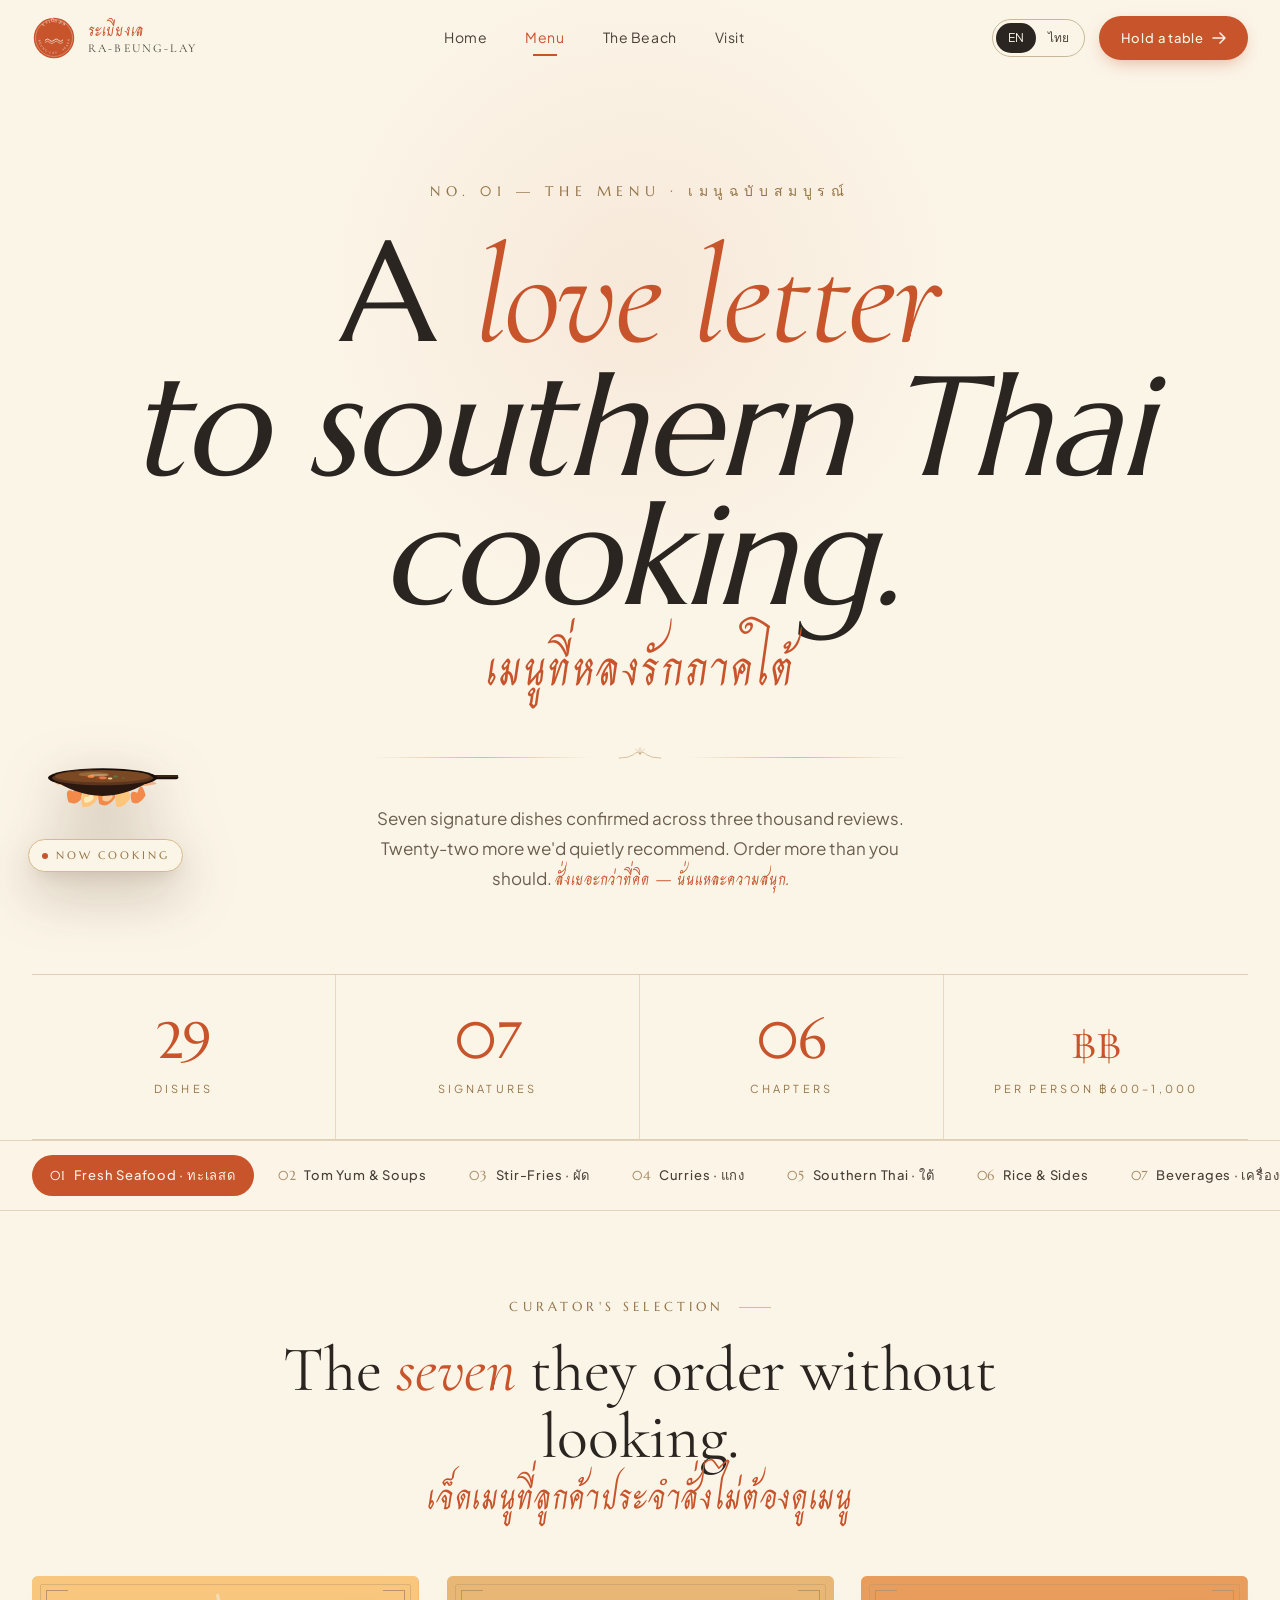
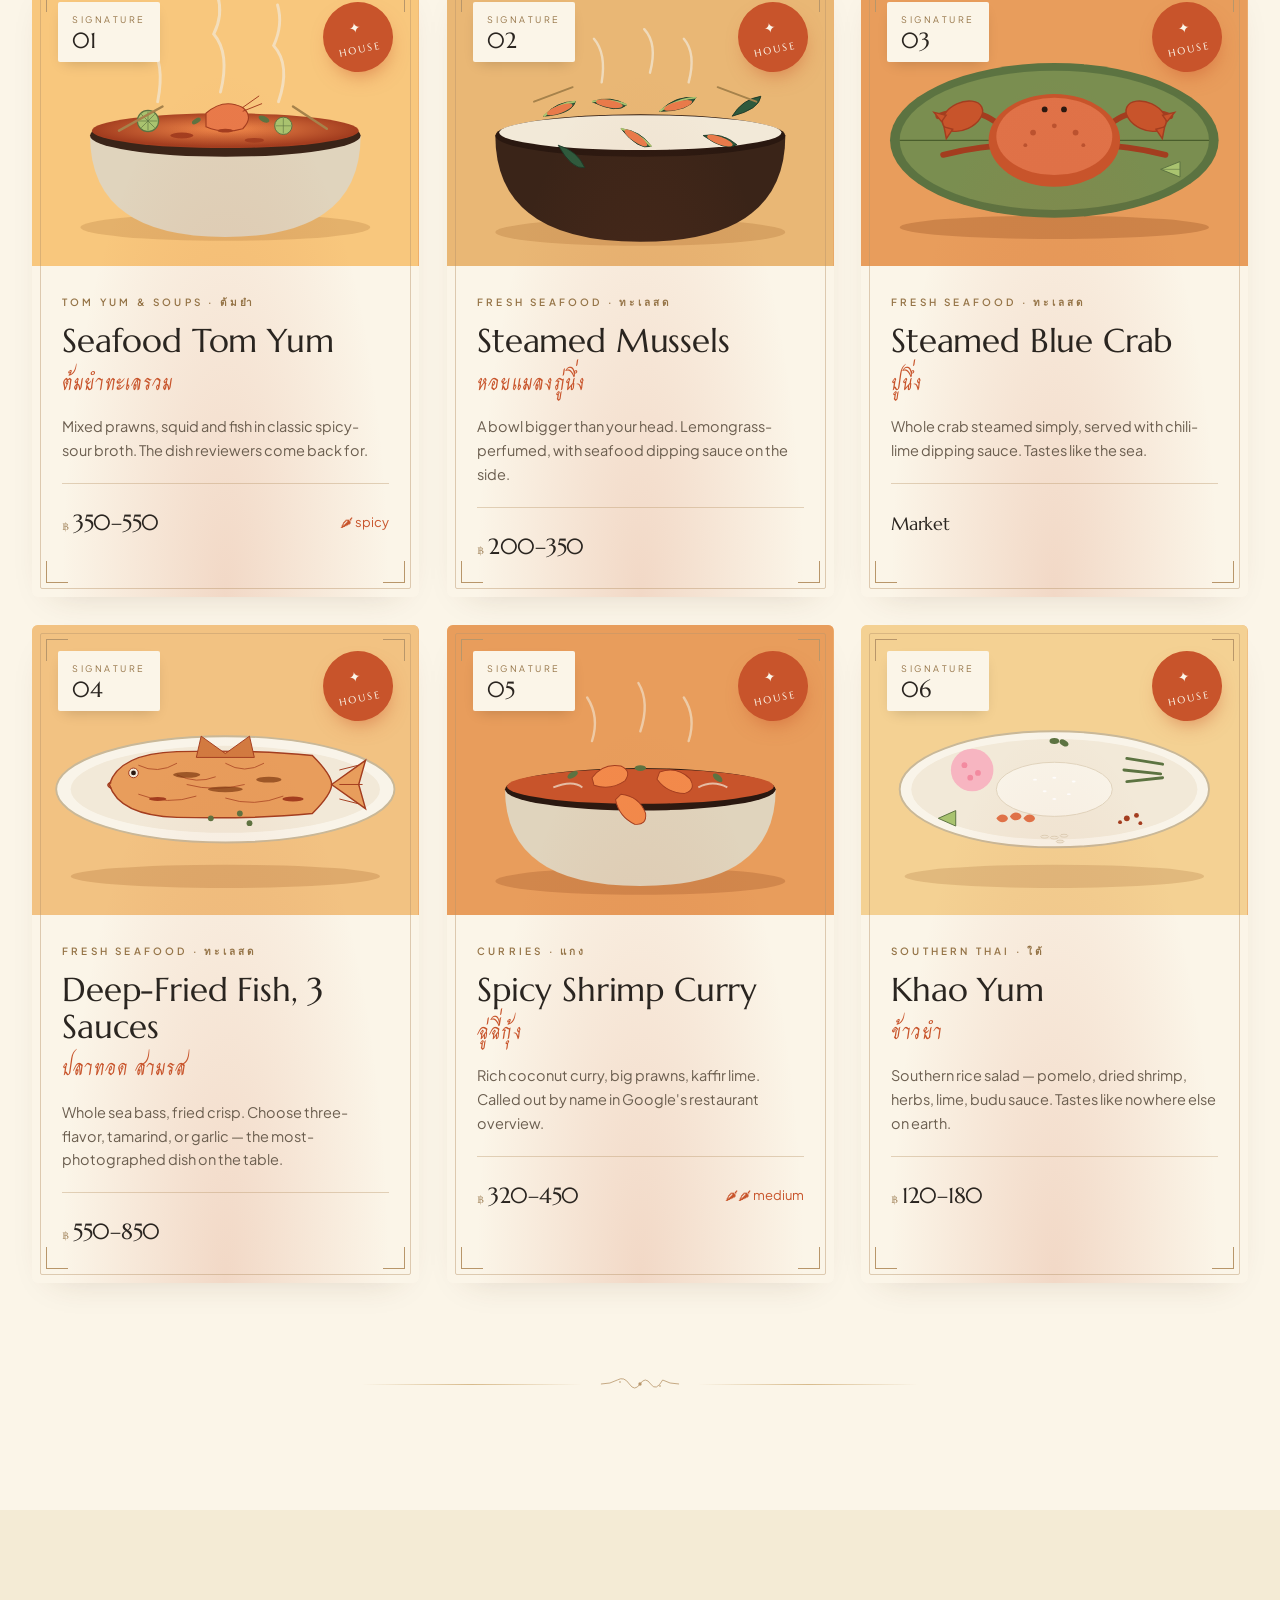
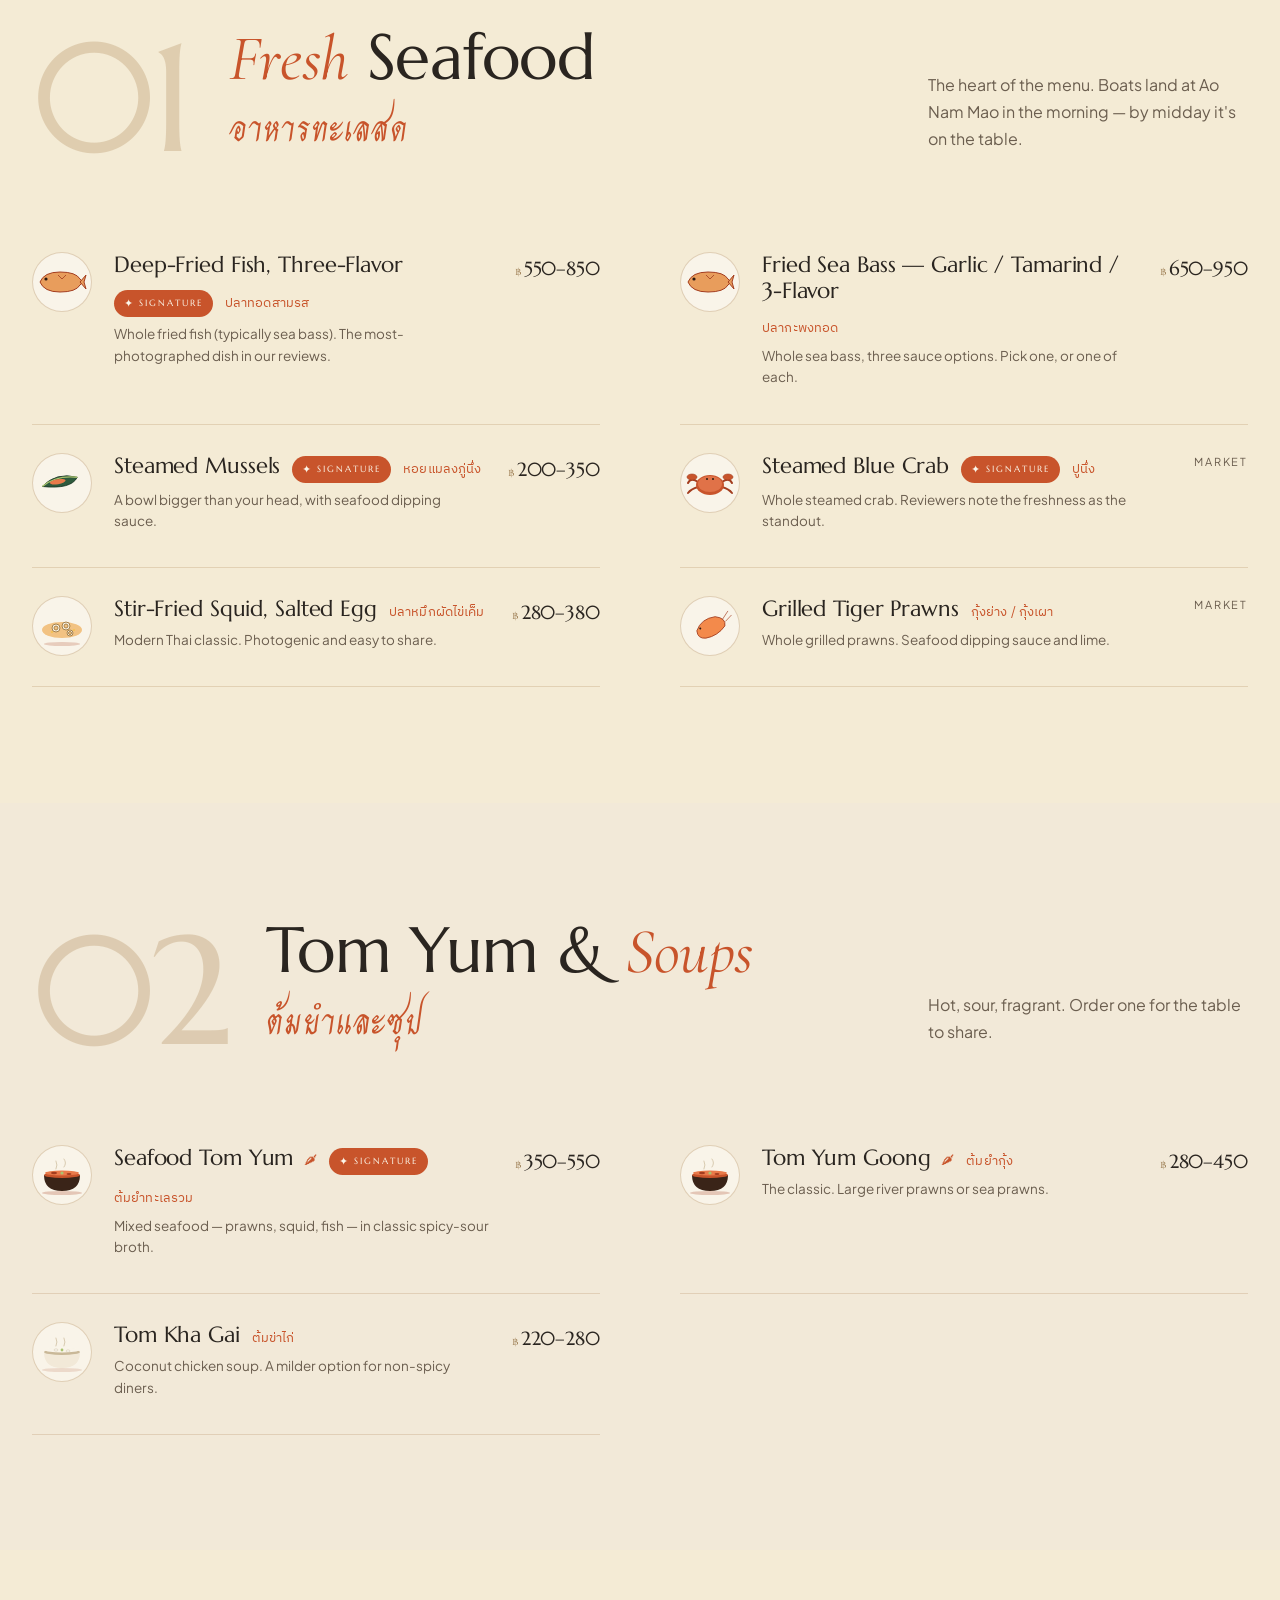
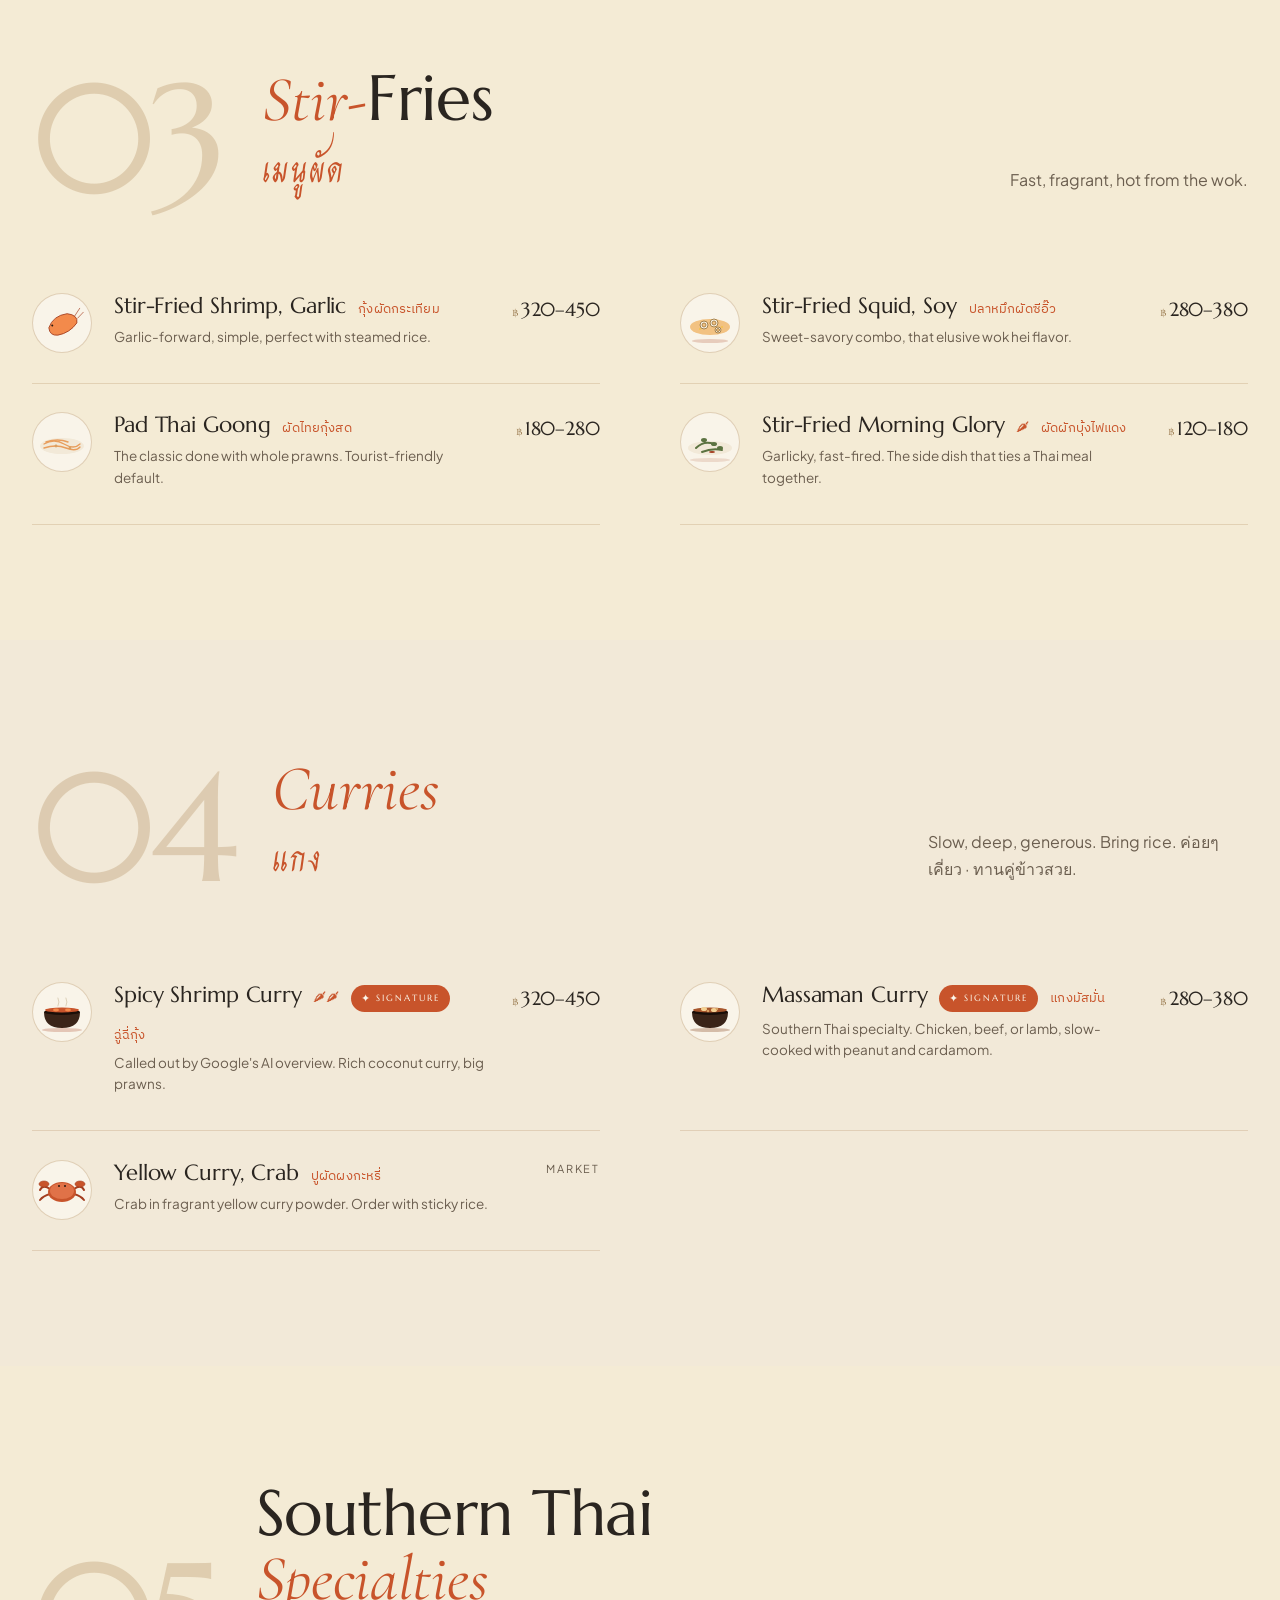
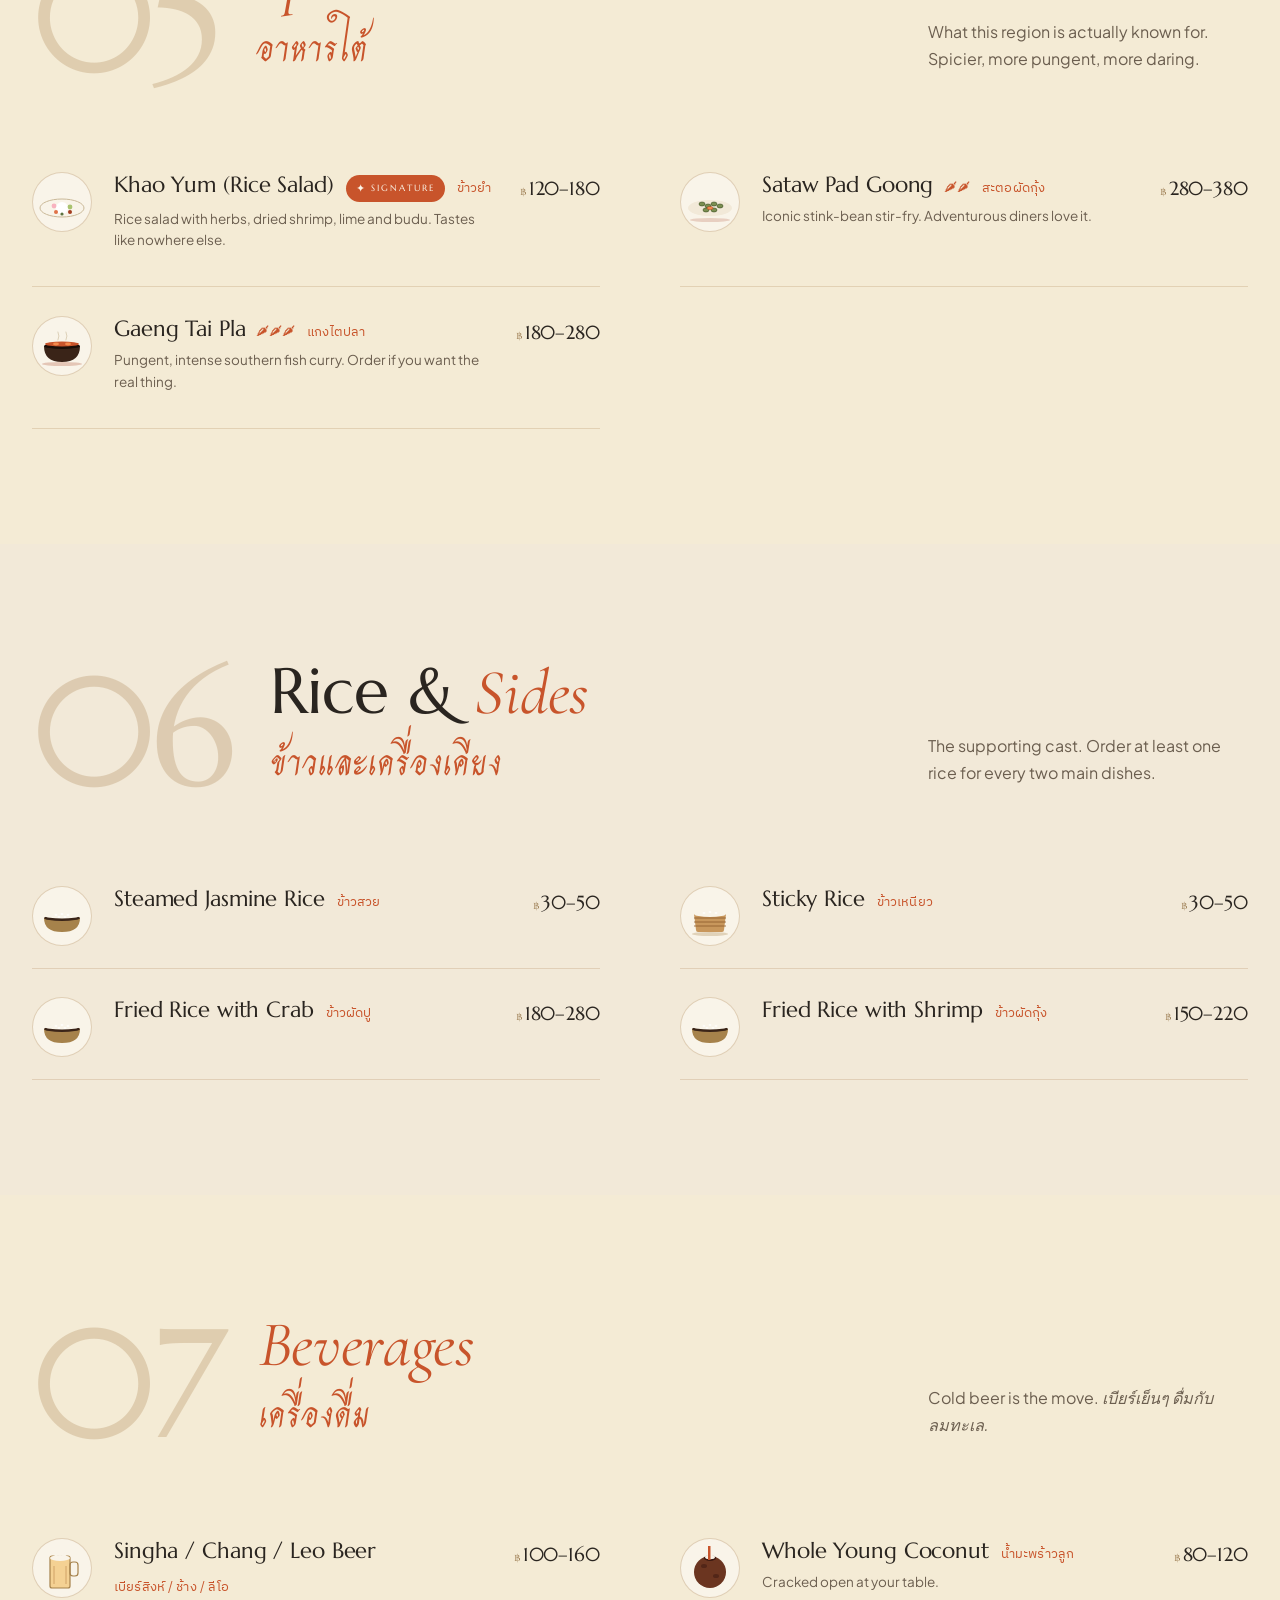
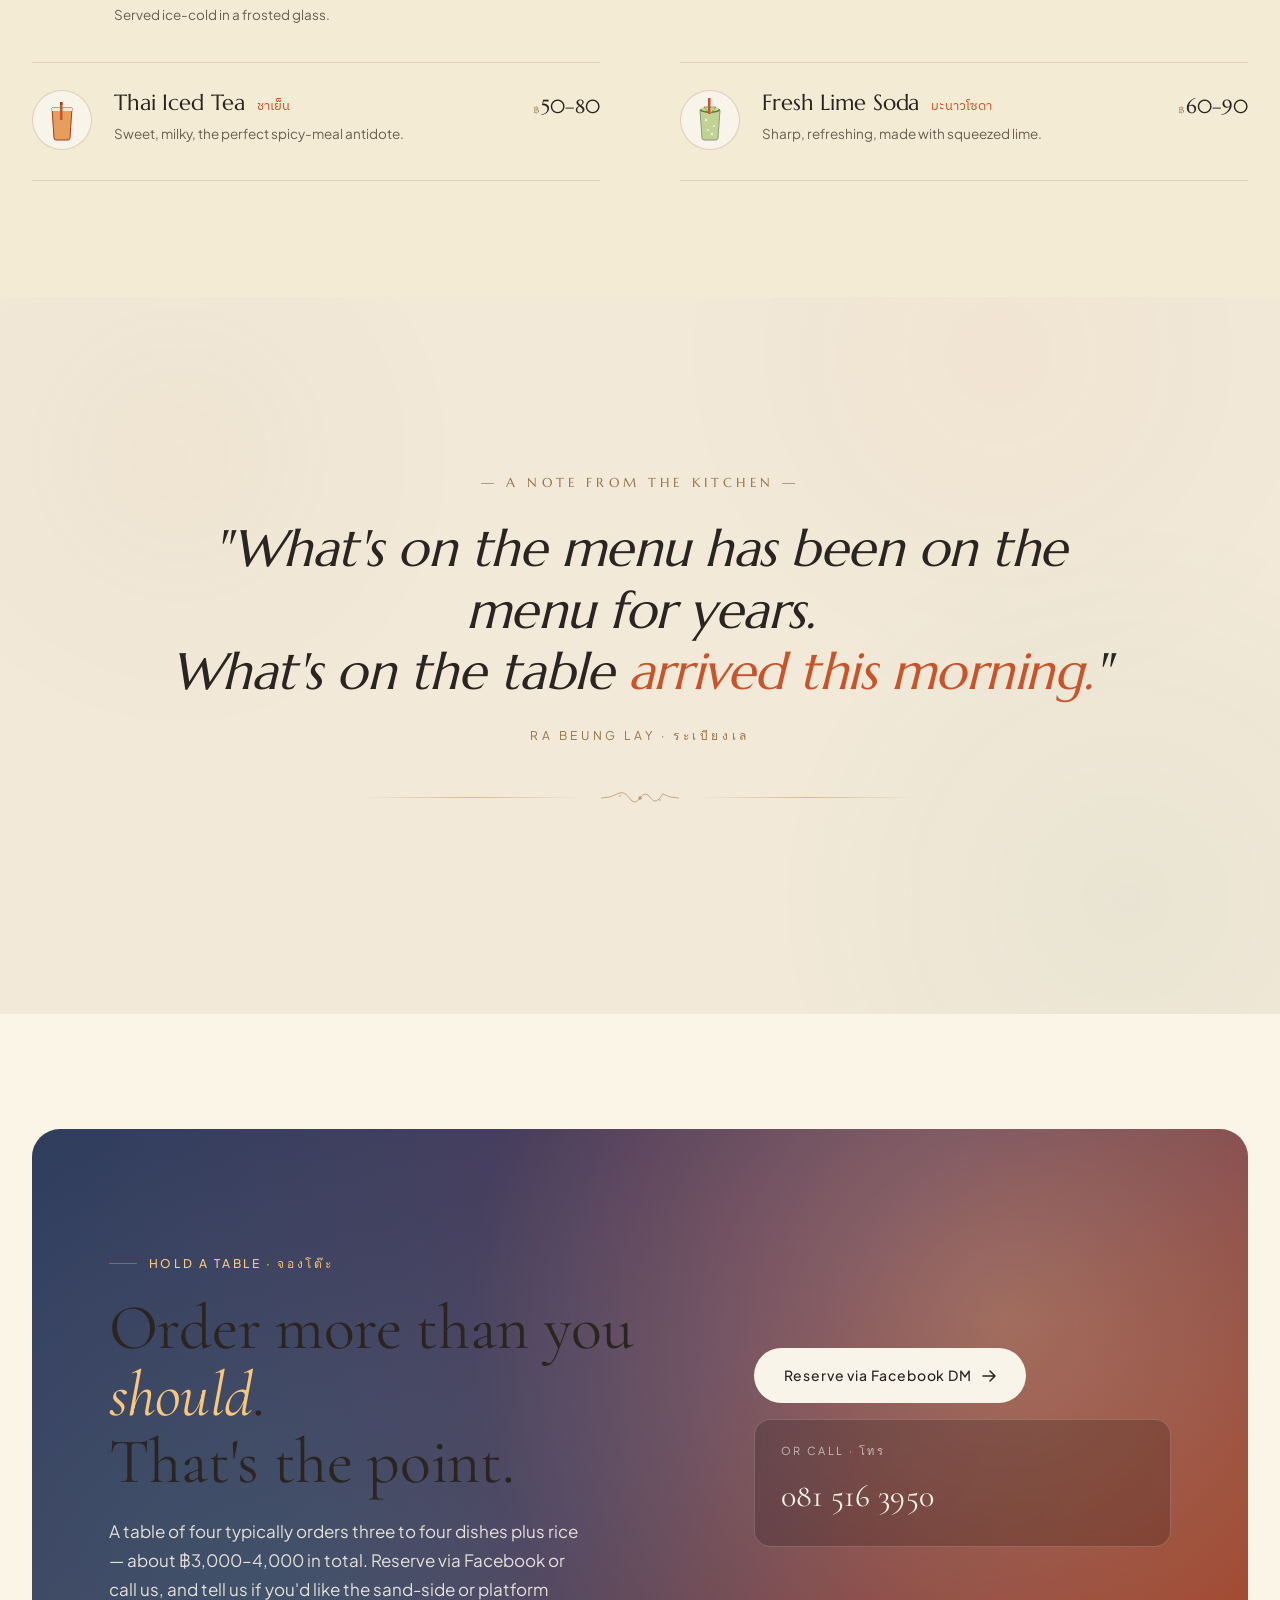
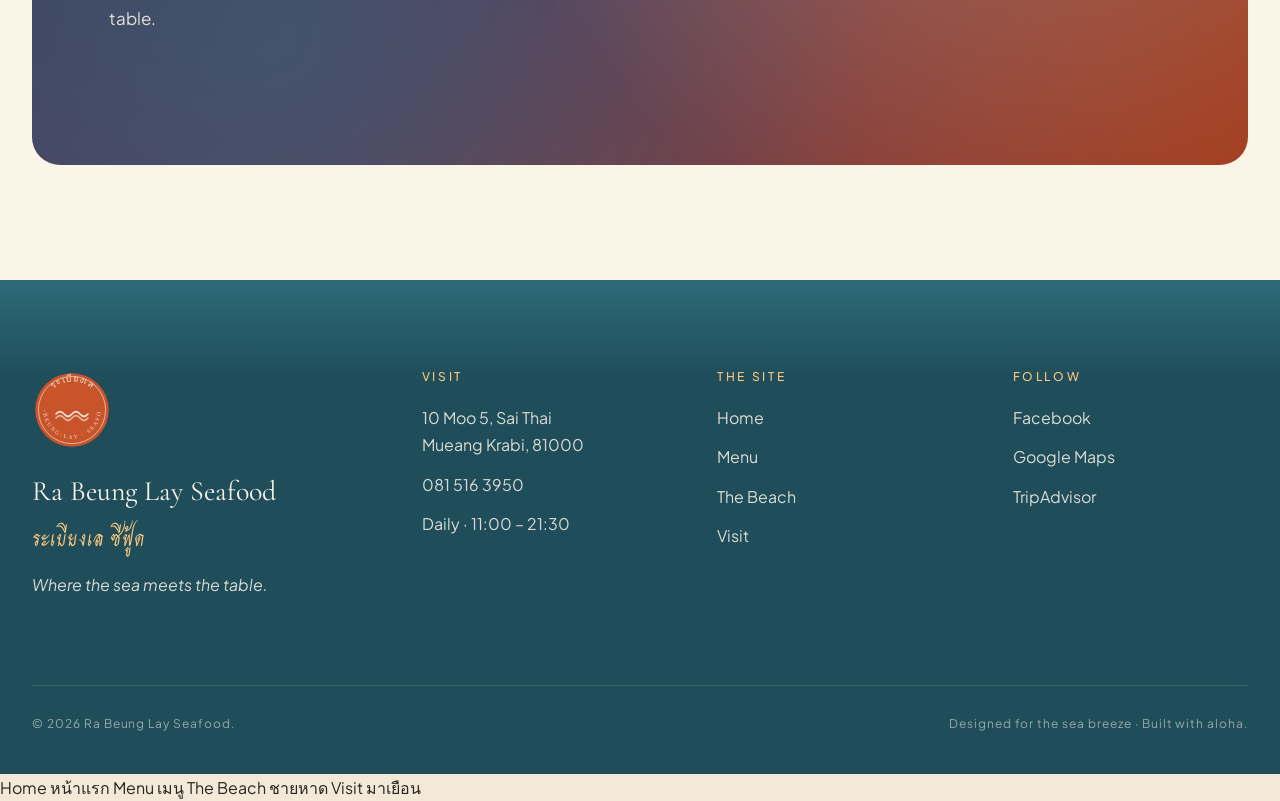
<file: site/menu.html>
<!doctype html>
<html lang="en" data-lang="en">
<head>
<meta charset="utf-8">
<meta name="viewport" content="width=device-width, initial-scale=1, viewport-fit=cover">
<title>Menu — Ra Beung Lay Seafood · เมนู ระเบียงเล ซีฟู้ด</title>
<meta name="description" content="The full bilingual menu — fresh seafood, tom yum, southern Thai specialties, curries, stir-fries. ระเบียงเล ซีฟู้ด, Aqua Beach, Krabi.">

<link rel="preconnect" href="https://fonts.googleapis.com">
<link rel="preconnect" href="https://fonts.gstatic.com" crossorigin>
<link href="https://fonts.googleapis.com/css2?family=Cormorant+Garamond:ital,wght@0,400;0,500;0,600;1,400;1,500&family=Marcellus&family=Plus+Jakarta+Sans:wght@300;400;500;600;700&family=IBM+Plex+Sans+Thai:wght@400;500;600&family=Charm:wght@400;700&display=swap" rel="stylesheet">

<link rel="stylesheet" href="assets/css/main.css">
<link rel="icon" href="assets/img/logo.svg" type="image/svg+xml">
<script>
try {
  var l = localStorage.getItem('rabeunglay-lang') || 'en';
  document.documentElement.dataset.lang = l;
  document.documentElement.lang = l;
} catch(e) {}
</script>
</head>
<body>

<!-- ===== Navigation ===== -->
<header class="nav">
  <div class="nav__inner">
    <a class="nav__brand" href="index.html">
      <img class="nav__brand-mark" src="assets/img/logo.svg" alt="">
      <span class="nav__brand-text">
        <span class="nav__brand-th">ระเบียงเล</span>
        <span class="nav__brand-en">Ra-Beung-Lay</span>
      </span>
    </a>
    <nav class="nav__links" aria-label="Primary">
      <a class="nav__link" href="index.html" data-th="หน้าแรก">Home</a>
      <a class="nav__link is-active" href="menu.html" data-th="เมนู">Menu</a>
      <a class="nav__link" href="the-beach.html" data-th="ชายหาด">The Beach</a>
      <a class="nav__link" href="visit.html" data-th="มาเยือน">Visit</a>
    </nav>
    <div class="nav__cta-wrap" style="display:flex;gap:14px;align-items:center;">
      <div class="lang-toggle" role="group" aria-label="Language">
        <button data-lang="en" class="is-active">EN</button>
        <button data-lang="th">ไทย</button>
      </div>
      <a class="nav__cta" data-magnet href="visit.html#reserve">
        <span data-th="จองโต๊ะ">Hold a table</span>
        <svg class="arrow" width="14" height="12" viewBox="0 0 14 12" fill="none"><path d="M1 6h12M8 1l5 5-5 5" stroke="currentColor" stroke-width="1.5" stroke-linecap="round" stroke-linejoin="round"/></svg>
      </a>
      <button class="nav__burger" aria-label="Menu"><span></span><span></span><span></span></button>
    </div>
  </div>
  <div class="nav__mobile">
    <a href="index.html"><span data-th="หน้าแรก">Home</span> <span class="th lang-en">หน้าแรก</span></a>
    <a href="menu.html"><span data-th="เมนู">Menu</span> <span class="th lang-en">เมนู</span></a>
    <a href="the-beach.html"><span data-th="ชายหาด">The Beach</span> <span class="th lang-en">ชายหาด</span></a>
    <a href="visit.html"><span data-th="มาเยือน">Visit</span> <span class="th lang-en">มาเยือน</span></a>
  </div>
</header>

<!-- ===== Editorial Menu Intro ===== -->
<section class="menu-intro">
  <div class="container">
    <div class="menu-intro__no reveal"><span class="lang-en">No. 01 — The Menu · เมนูฉบับสมบูรณ์</span><span class="lang-th">ฉบับที่ ๐๑ — เมนูทั้งหมด</span></div>
    <h1 class="menu-intro__title reveal">
      <span class="lang-en"><span style="display:block;">A <em>love letter</em></span><span style="display:block;font-style:italic;">to southern Thai cooking.</span></span>
      <span class="lang-th"><span style="display:block;"><em>จดหมายรัก</em></span><span style="display:block;font-style:italic;">ถึงอาหารใต้</span></span>
    </h1>
    <div class="menu-intro__th reveal reveal--delay-1 lang-en">เมนูที่หลงรักภาคใต้</div>

    <div class="flourish reveal reveal--delay-2" style="margin-top:36px;">
      <svg style="color:var(--brass);"><use href="assets/img/filigree.svg#flourish-lotus"/></svg>
    </div>

    <p class="menu-intro__lead reveal reveal--delay-2">
      <span class="lang-en">Seven signature dishes confirmed across three thousand reviews. Twenty-two more we'd quietly recommend. Order more than you should. <span style="color:var(--terracotta);font-family:var(--thai-display);">สั่งเยอะกว่าที่คิด — นั่นแหละความสนุก.</span></span>
      <span class="lang-th">เจ็ดเมนูซิกเนเจอร์ยืนยันจากกว่าสามพันรีวิว และอีกยี่สิบสองเมนูที่เราอยากแนะนำเงียบๆ สั่งเยอะกว่าที่คิด — นั่นแหละความสนุก</span>
    </p>
  </div>
</section>

<!-- ===== Spec strip ===== -->
<section style="background: var(--paper);">
  <div class="container">
    <div class="spec reveal">
      <div class="spec__cell">
        <div class="spec__no">29</div>
        <div class="spec__lbl" data-th="เมนู">Dishes</div>
      </div>
      <div class="spec__cell">
        <div class="spec__no">07</div>
        <div class="spec__lbl" data-th="ซิกเนเจอร์">Signatures</div>
      </div>
      <div class="spec__cell">
        <div class="spec__no">06</div>
        <div class="spec__lbl" data-th="หมวด">Chapters</div>
      </div>
      <div class="spec__cell">
        <div class="spec__no">฿฿</div>
        <div class="spec__lbl" data-th="ต่อคน ฿600–1,000">Per person ฿600–1,000</div>
      </div>
    </div>
  </div>
</section>

<!-- ===== Sticky category nav ===== -->
<nav class="menu-nav" aria-label="Menu categories">
  <div class="menu-nav__inner">
    <a class="menu-nav__btn is-active" href="#fresh-seafood"><span class="num">01</span><span class="lang-en">Fresh Seafood · ทะเลสด</span><span class="lang-th">ทะเลสด</span></a>
    <a class="menu-nav__btn" href="#tom-yum-and-soups"><span class="num">02</span><span class="lang-en">Tom Yum & Soups</span><span class="lang-th">ต้มยำ</span></a>
    <a class="menu-nav__btn" href="#stir-fries"><span class="num">03</span><span class="lang-en">Stir-Fries · ผัด</span><span class="lang-th">ผัด</span></a>
    <a class="menu-nav__btn" href="#curries"><span class="num">04</span><span class="lang-en">Curries · แกง</span><span class="lang-th">แกง</span></a>
    <a class="menu-nav__btn" href="#southern-thai"><span class="num">05</span><span class="lang-en">Southern Thai · ใต้</span><span class="lang-th">อาหารใต้</span></a>
    <a class="menu-nav__btn" href="#rice-and-sides"><span class="num">06</span><span class="lang-en">Rice & Sides</span><span class="lang-th">ข้าวและเครื่องเคียง</span></a>
    <a class="menu-nav__btn" href="#beverages"><span class="num">07</span><span class="lang-en">Beverages · เครื่องดื่ม</span><span class="lang-th">เครื่องดื่ม</span></a>
  </div>
</nav>

<!-- ===== Signature Selection Feature Row ===== -->
<section class="section" style="background: var(--paper); padding-top:80px;">
  <div class="container">
    <div class="section__head reveal" style="text-align:center; margin-inline:auto;">
      <div class="idx idx--solo" style="justify-content:center;" data-th="เมนูคัดสรร">Curator's Selection</div>
      <h2 class="section__title" style="margin-top:18px;">
        <span class="lang-en">The <em>seven</em> they order without looking.<span class="th">เจ็ดเมนูที่ลูกค้าประจำสั่งไม่ต้องดูเมนู</span></span>
        <span class="lang-th"><em>เจ็ดเมนู</em>ที่ขาประจำสั่งโดยไม่ต้องดูเมนู</span>
      </h2>
    </div>

    <div class="feature-row">
      <article class="dish-pro reveal">
        <div class="dish-pro__corner tl"></div>
        <div class="dish-pro__corner tr"></div>
        <div class="dish-pro__corner bl"></div>
        <div class="dish-pro__corner br"></div>
        <div class="dish-pro__no"><span class="lbl" data-th="ซิกเนเจอร์">Signature</span><span class="num">01</span></div>
        <div class="dish-pro__sig"><span class="star">✦</span><span data-th="ของขึ้นชื่อ">House</span></div>
        <div class="dish-pro__art"><svg viewBox="0 0 400 300"><use href="assets/img/dishes.svg#dish-tomyum"/></svg></div>
        <div class="dish-pro__body">
          <div class="dish-pro__cat"><span class="lang-en">Tom Yum & Soups · ต้มยำ</span><span class="lang-th">ต้มยำและซุป</span></div>
          <h3 class="dish-pro__name" data-th="ต้มยำทะเลรวม">Seafood Tom Yum</h3>
          <div class="dish-pro__th lang-en">ต้มยำทะเลรวม</div>
          <p class="dish-pro__desc"><span class="lang-en">Mixed prawns, squid and fish in classic spicy-sour broth. The dish reviewers come back for.</span><span class="lang-th">กุ้ง ปลาหมึก ปลา ในน้ำต้มยำเปรี้ยวเผ็ดสูตรคลาสสิก เมนูที่คนรีวิวกลับมาสั่งซ้ำ</span></p>
          <div class="dish-pro__foot">
            <span class="price"><span class="currency">฿</span>350–550</span>
            <span class="chili-pro">🌶 <span data-th="เผ็ด">spicy</span></span>
          </div>
        </div>
      </article>

      <article class="dish-pro reveal reveal--delay-1">
        <div class="dish-pro__corner tl"></div>
        <div class="dish-pro__corner tr"></div>
        <div class="dish-pro__corner bl"></div>
        <div class="dish-pro__corner br"></div>
        <div class="dish-pro__no"><span class="lbl" data-th="ซิกเนเจอร์">Signature</span><span class="num">02</span></div>
        <div class="dish-pro__sig"><span class="star">✦</span><span data-th="ของขึ้นชื่อ">House</span></div>
        <div class="dish-pro__art"><svg viewBox="0 0 400 300"><use href="assets/img/dishes.svg#dish-mussels"/></svg></div>
        <div class="dish-pro__body">
          <div class="dish-pro__cat"><span class="lang-en">Fresh Seafood · ทะเลสด</span><span class="lang-th">อาหารทะเลสด</span></div>
          <h3 class="dish-pro__name" data-th="หอยแมลงภู่นึ่ง">Steamed Mussels</h3>
          <div class="dish-pro__th lang-en">หอยแมลงภู่นึ่ง</div>
          <p class="dish-pro__desc"><span class="lang-en">A bowl bigger than your head. Lemongrass-perfumed, with seafood dipping sauce on the side.</span><span class="lang-th">ชามใหญ่กว่าหัว หอมตะไคร้ พร้อมน้ำจิ้มซีฟู้ดแยกข้าง</span></p>
          <div class="dish-pro__foot">
            <span class="price"><span class="currency">฿</span>200–350</span>
          </div>
        </div>
      </article>

      <article class="dish-pro reveal reveal--delay-2">
        <div class="dish-pro__corner tl"></div>
        <div class="dish-pro__corner tr"></div>
        <div class="dish-pro__corner bl"></div>
        <div class="dish-pro__corner br"></div>
        <div class="dish-pro__no"><span class="lbl" data-th="ซิกเนเจอร์">Signature</span><span class="num">03</span></div>
        <div class="dish-pro__sig"><span class="star">✦</span><span data-th="ของขึ้นชื่อ">House</span></div>
        <div class="dish-pro__art"><svg viewBox="0 0 400 300"><use href="assets/img/dishes.svg#dish-crab"/></svg></div>
        <div class="dish-pro__body">
          <div class="dish-pro__cat"><span class="lang-en">Fresh Seafood · ทะเลสด</span><span class="lang-th">อาหารทะเลสด</span></div>
          <h3 class="dish-pro__name" data-th="ปูนึ่ง">Steamed Blue Crab</h3>
          <div class="dish-pro__th lang-en">ปูนึ่ง</div>
          <p class="dish-pro__desc"><span class="lang-en">Whole crab steamed simply, served with chili-lime dipping sauce. Tastes like the sea.</span><span class="lang-th">ปูตัวเต็มนึ่งแบบบ้านๆ พร้อมน้ำจิ้มพริกมะนาว รสชาติเหมือนทะเล</span></p>
          <div class="dish-pro__foot">
            <span class="price"><small data-th="ราคาตลาด">Market</small></span>
          </div>
        </div>
      </article>

      <article class="dish-pro reveal">
        <div class="dish-pro__corner tl"></div>
        <div class="dish-pro__corner tr"></div>
        <div class="dish-pro__corner bl"></div>
        <div class="dish-pro__corner br"></div>
        <div class="dish-pro__no"><span class="lbl" data-th="ซิกเนเจอร์">Signature</span><span class="num">04</span></div>
        <div class="dish-pro__sig"><span class="star">✦</span><span data-th="ของขึ้นชื่อ">House</span></div>
        <div class="dish-pro__art"><svg viewBox="0 0 400 300"><use href="assets/img/dishes.svg#dish-fish"/></svg></div>
        <div class="dish-pro__body">
          <div class="dish-pro__cat"><span class="lang-en">Fresh Seafood · ทะเลสด</span><span class="lang-th">อาหารทะเลสด</span></div>
          <h3 class="dish-pro__name" data-th="ปลาทอดสามรส">Deep-Fried Fish, 3 Sauces</h3>
          <div class="dish-pro__th lang-en">ปลาทอด สามรส</div>
          <p class="dish-pro__desc"><span class="lang-en">Whole sea bass, fried crisp. Choose three-flavor, tamarind, or garlic — the most-photographed dish on the table.</span><span class="lang-th">ปลากะพงทั้งตัวทอดกรอบ เลือกราดสามรส ซอสมะขาม หรือกระเทียม — เมนูที่ถูกถ่ายรูปบ่อยที่สุด</span></p>
          <div class="dish-pro__foot">
            <span class="price"><span class="currency">฿</span>550–850</span>
          </div>
        </div>
      </article>

      <article class="dish-pro reveal reveal--delay-1">
        <div class="dish-pro__corner tl"></div>
        <div class="dish-pro__corner tr"></div>
        <div class="dish-pro__corner bl"></div>
        <div class="dish-pro__corner br"></div>
        <div class="dish-pro__no"><span class="lbl" data-th="ซิกเนเจอร์">Signature</span><span class="num">05</span></div>
        <div class="dish-pro__sig"><span class="star">✦</span><span data-th="ของขึ้นชื่อ">House</span></div>
        <div class="dish-pro__art"><svg viewBox="0 0 400 300"><use href="assets/img/dishes.svg#dish-curry"/></svg></div>
        <div class="dish-pro__body">
          <div class="dish-pro__cat"><span class="lang-en">Curries · แกง</span><span class="lang-th">แกง</span></div>
          <h3 class="dish-pro__name" data-th="ฉู่ฉี่กุ้ง">Spicy Shrimp Curry</h3>
          <div class="dish-pro__th lang-en">ฉู่ฉี่กุ้ง</div>
          <p class="dish-pro__desc"><span class="lang-en">Rich coconut curry, big prawns, kaffir lime. Called out by name in Google's restaurant overview.</span><span class="lang-th">แกงกะทิรสเข้มข้น กุ้งตัวใหญ่ ใบมะกรูดหอม Google ระบุชื่อเมนูนี้โดยตรง</span></p>
          <div class="dish-pro__foot">
            <span class="price"><span class="currency">฿</span>320–450</span>
            <span class="chili-pro">🌶🌶 <span data-th="เผ็ดกลาง">medium</span></span>
          </div>
        </div>
      </article>

      <article class="dish-pro reveal reveal--delay-2">
        <div class="dish-pro__corner tl"></div>
        <div class="dish-pro__corner tr"></div>
        <div class="dish-pro__corner bl"></div>
        <div class="dish-pro__corner br"></div>
        <div class="dish-pro__no"><span class="lbl" data-th="ซิกเนเจอร์">Signature</span><span class="num">06</span></div>
        <div class="dish-pro__sig"><span class="star">✦</span><span data-th="ของขึ้นชื่อ">House</span></div>
        <div class="dish-pro__art"><svg viewBox="0 0 400 300"><use href="assets/img/dishes.svg#dish-khaoyum"/></svg></div>
        <div class="dish-pro__body">
          <div class="dish-pro__cat"><span class="lang-en">Southern Thai · ใต้</span><span class="lang-th">อาหารใต้</span></div>
          <h3 class="dish-pro__name" data-th="ข้าวยำ">Khao Yum</h3>
          <div class="dish-pro__th lang-en">ข้าวยำ</div>
          <p class="dish-pro__desc"><span class="lang-en">Southern rice salad — pomelo, dried shrimp, herbs, lime, budu sauce. Tastes like nowhere else on earth.</span><span class="lang-th">ข้าวยำแบบใต้ — ส้มโอ กุ้งแห้ง สมุนไพร มะนาว น้ำบูดู รสชาติไม่เหมือนที่ไหน</span></p>
          <div class="dish-pro__foot">
            <span class="price"><span class="currency">฿</span>120–180</span>
          </div>
        </div>
      </article>
    </div>

    <div class="flourish reveal" style="margin: 60px auto 0; max-width: 720px;">
      <svg style="color:var(--brass);width:80px;"><use href="assets/img/filigree.svg#flourish-1"/></svg>
    </div>
  </div>
</section>

<!-- ============================ 01 · Fresh Seafood ============================ -->
<section class="chapter" id="fresh-seafood">
  <div class="container">
    <div class="chapter__head reveal">
      <div class="chapter__no">01</div>
      <div class="chapter__title-wrap">
        <h2 class="chapter__title"><span class="lang-en"><em>Fresh</em> Seafood</span><span class="lang-th"><em>ทะเลสด</em></span></h2>
        <div class="chapter__title-th lang-en">อาหารทะเลสด</div>
      </div>
      <p class="chapter__desc"><span class="lang-en">The heart of the menu. Boats land at Ao Nam Mao in the morning — by midday it's on the table.</span><span class="lang-th">หัวใจของเมนู เรือเข้าฝั่งที่อ่าวน้ำเมาทุกเช้า — พอเที่ยงก็มาถึงโต๊ะ</span></p>
    </div>
    <div class="menu-pro-list">
      <article class="entry reveal">
        <span class="entry__icon"><svg viewBox="0 0 56 56"><use href="assets/img/icons.svg#i-fish"/></svg></span>
        <div class="entry__body">
          <div class="entry__title">
            <span class="entry__en" data-th="ปลาทอดสามรส">Deep-Fried Fish, Three-Flavor</span>
            <span class="entry__sig" data-th="ซิกเนเจอร์">Signature</span>
            <span class="entry__th lang-en">ปลาทอดสามรส</span>
          </div>
          <p class="entry__hint"><span class="lang-en">Whole fried fish (typically sea bass). The most-photographed dish in our reviews.</span><span class="lang-th">ปลาทอดทั้งตัว (มักเป็นปลากะพง) เมนูที่ถูกถ่ายรูปบ่อยที่สุดในรีวิว</span></p>
        </div>
        <div class="entry__price"><span class="b">฿</span>550–850</div>
      </article>

      <article class="entry reveal">
        <span class="entry__icon"><svg viewBox="0 0 56 56"><use href="assets/img/icons.svg#i-fish"/></svg></span>
        <div class="entry__body">
          <div class="entry__title">
            <span class="entry__en" data-th="ปลากะพงทอด — กระเทียม / มะขาม / สามรส">Fried Sea Bass — Garlic / Tamarind / 3-Flavor</span>
            <span class="entry__th lang-en">ปลากะพงทอด</span>
          </div>
          <p class="entry__hint"><span class="lang-en">Whole sea bass, three sauce options. Pick one, or one of each.</span><span class="lang-th">ปลากะพงทั้งตัว เลือกซอสได้สามแบบ สั่งหนึ่ง หรือสั่งครบทั้งสามก็ได้</span></p>
        </div>
        <div class="entry__price"><span class="b">฿</span>650–950</div>
      </article>

      <article class="entry reveal">
        <span class="entry__icon"><svg viewBox="0 0 56 56"><use href="assets/img/icons.svg#i-mussel"/></svg></span>
        <div class="entry__body">
          <div class="entry__title">
            <span class="entry__en" data-th="หอยแมลงภู่นึ่ง">Steamed Mussels</span>
            <span class="entry__sig" data-th="ซิกเนเจอร์">Signature</span>
            <span class="entry__th lang-en">หอยแมลงภู่นึ่ง</span>
          </div>
          <p class="entry__hint"><span class="lang-en">A bowl bigger than your head, with seafood dipping sauce.</span><span class="lang-th">ชามใหญ่กว่าหัว เสิร์ฟพร้อมน้ำจิ้มซีฟู้ด</span></p>
        </div>
        <div class="entry__price"><span class="b">฿</span>200–350</div>
      </article>

      <article class="entry reveal">
        <span class="entry__icon"><svg viewBox="0 0 56 56"><use href="assets/img/icons.svg#i-crab"/></svg></span>
        <div class="entry__body">
          <div class="entry__title">
            <span class="entry__en" data-th="ปูนึ่ง">Steamed Blue Crab</span>
            <span class="entry__sig" data-th="ซิกเนเจอร์">Signature</span>
            <span class="entry__th lang-en">ปูนึ่ง</span>
          </div>
          <p class="entry__hint"><span class="lang-en">Whole steamed crab. Reviewers note the freshness as the standout.</span><span class="lang-th">ปูนึ่งทั้งตัว ลูกค้าชื่นชมความสด</span></p>
        </div>
        <div class="entry__price"><small data-th="ราคาตลาด">Market</small></div>
      </article>

      <article class="entry reveal">
        <span class="entry__icon"><svg viewBox="0 0 56 56"><use href="assets/img/icons.svg#i-squid"/></svg></span>
        <div class="entry__body">
          <div class="entry__title">
            <span class="entry__en" data-th="ปลาหมึกผัดไข่เค็ม">Stir-Fried Squid, Salted Egg</span>
            <span class="entry__th lang-en">ปลาหมึกผัดไข่เค็ม</span>
          </div>
          <p class="entry__hint"><span class="lang-en">Modern Thai classic. Photogenic and easy to share.</span><span class="lang-th">เมนูไทยสมัยใหม่ ถ่ายรูปสวย แชร์กันได้ง่าย</span></p>
        </div>
        <div class="entry__price"><span class="b">฿</span>280–380</div>
      </article>

      <article class="entry reveal">
        <span class="entry__icon"><svg viewBox="0 0 56 56"><use href="assets/img/icons.svg#i-shrimp"/></svg></span>
        <div class="entry__body">
          <div class="entry__title">
            <span class="entry__en" data-th="กุ้งย่าง">Grilled Tiger Prawns</span>
            <span class="entry__th lang-en">กุ้งย่าง / กุ้งเผา</span>
          </div>
          <p class="entry__hint"><span class="lang-en">Whole grilled prawns. Seafood dipping sauce and lime.</span><span class="lang-th">กุ้งย่างทั้งตัว พร้อมน้ำจิ้มซีฟู้ดและมะนาว</span></p>
        </div>
        <div class="entry__price"><small data-th="ราคาตลาด">Market</small></div>
      </article>
    </div>
  </div>
</section>

<!-- ============================ 02 · Tom Yum & Soups ============================ -->
<section class="chapter" id="tom-yum-and-soups">
  <div class="container">
    <div class="chapter__head reveal">
      <div class="chapter__no">02</div>
      <div class="chapter__title-wrap">
        <h2 class="chapter__title"><span class="lang-en">Tom Yum & <em>Soups</em></span><span class="lang-th">ต้มยำและ<em>ซุป</em></span></h2>
        <div class="chapter__title-th lang-en">ต้มยำและซุป</div>
      </div>
      <p class="chapter__desc"><span class="lang-en">Hot, sour, fragrant. Order one for the table to share.</span><span class="lang-th">ร้อน เปรี้ยว หอม สั่งหนึ่งหม้อแล้วแชร์กัน</span></p>
    </div>
    <div class="menu-pro-list">
      <article class="entry reveal">
        <span class="entry__icon"><svg viewBox="0 0 56 56"><use href="assets/img/icons.svg#i-tomyum"/></svg></span>
        <div class="entry__body">
          <div class="entry__title">
            <span class="entry__en"><span data-th="ต้มยำทะเลรวม">Seafood Tom Yum</span> <span class="chili-pro">🌶</span></span>
            <span class="entry__sig" data-th="ซิกเนเจอร์">Signature</span>
            <span class="entry__th lang-en">ต้มยำทะเลรวม</span>
          </div>
          <p class="entry__hint"><span class="lang-en">Mixed seafood — prawns, squid, fish — in classic spicy-sour broth.</span><span class="lang-th">ซีฟู้ดรวม — กุ้ง ปลาหมึก ปลา — ในน้ำต้มยำเปรี้ยวเผ็ดคลาสสิก</span></p>
        </div>
        <div class="entry__price"><span class="b">฿</span>350–550</div>
      </article>

      <article class="entry reveal">
        <span class="entry__icon"><svg viewBox="0 0 56 56"><use href="assets/img/icons.svg#i-tomyum"/></svg></span>
        <div class="entry__body">
          <div class="entry__title">
            <span class="entry__en">Tom Yum Goong <span class="chili-pro">🌶</span></span>
            <span class="entry__th lang-en">ต้มยำกุ้ง</span>
          </div>
          <p class="entry__hint"><span class="lang-en">The classic. Large river prawns or sea prawns.</span><span class="lang-th">สูตรคลาสสิก กุ้งแม่น้ำตัวใหญ่หรือกุ้งทะเล</span></p>
        </div>
        <div class="entry__price"><span class="b">฿</span>280–450</div>
      </article>

      <article class="entry reveal">
        <span class="entry__icon"><svg viewBox="0 0 56 56"><use href="assets/img/icons.svg#i-tomkha"/></svg></span>
        <div class="entry__body">
          <div class="entry__title">
            <span class="entry__en" data-th="ต้มข่าไก่">Tom Kha Gai</span>
            <span class="entry__th lang-en">ต้มข่าไก่</span>
          </div>
          <p class="entry__hint"><span class="lang-en">Coconut chicken soup. A milder option for non-spicy diners.</span><span class="lang-th">ต้มข่าไก่ในน้ำกะทิ ตัวเลือกที่ไม่เผ็ดสำหรับลูกค้าที่ไม่ทานเผ็ด</span></p>
        </div>
        <div class="entry__price"><span class="b">฿</span>220–280</div>
      </article>
    </div>
  </div>
</section>

<!-- ============================ 03 · Stir-Fries ============================ -->
<section class="chapter" id="stir-fries">
  <div class="container">
    <div class="chapter__head reveal">
      <div class="chapter__no">03</div>
      <div class="chapter__title-wrap">
        <h2 class="chapter__title"><span class="lang-en"><em>Stir-</em>Fries</span><span class="lang-th"><em>เมนู</em>ผัด</span></h2>
        <div class="chapter__title-th lang-en">เมนูผัด</div>
      </div>
      <p class="chapter__desc"><span class="lang-en">Fast, fragrant, hot from the wok.</span><span class="lang-th">เร็ว หอม ร้อนจากกระทะ</span></p>
    </div>
    <div class="menu-pro-list">
      <article class="entry reveal">
        <span class="entry__icon"><svg viewBox="0 0 56 56"><use href="assets/img/icons.svg#i-shrimp"/></svg></span>
        <div class="entry__body">
          <div class="entry__title">
            <span class="entry__en" data-th="กุ้งผัดกระเทียม">Stir-Fried Shrimp, Garlic</span>
            <span class="entry__th lang-en">กุ้งผัดกระเทียม</span>
          </div>
          <p class="entry__hint"><span class="lang-en">Garlic-forward, simple, perfect with steamed rice.</span><span class="lang-th">หอมกระเทียม สูตรเรียบง่าย ทานคู่ข้าวสวยอร่อย</span></p>
        </div>
        <div class="entry__price"><span class="b">฿</span>320–450</div>
      </article>

      <article class="entry reveal">
        <span class="entry__icon"><svg viewBox="0 0 56 56"><use href="assets/img/icons.svg#i-squid"/></svg></span>
        <div class="entry__body">
          <div class="entry__title">
            <span class="entry__en" data-th="ปลาหมึกผัดซีอิ๊ว">Stir-Fried Squid, Soy</span>
            <span class="entry__th lang-en">ปลาหมึกผัดซีอิ๊ว</span>
          </div>
          <p class="entry__hint"><span class="lang-en">Sweet-savory combo, that elusive wok hei flavor.</span><span class="lang-th">หวานเค็มลงตัว มีกลิ่นกระทะร้อนเฉพาะตัว</span></p>
        </div>
        <div class="entry__price"><span class="b">฿</span>280–380</div>
      </article>

      <article class="entry reveal">
        <span class="entry__icon"><svg viewBox="0 0 56 56"><use href="assets/img/icons.svg#i-padthai"/></svg></span>
        <div class="entry__body">
          <div class="entry__title">
            <span class="entry__en" data-th="ผัดไทยกุ้งสด">Pad Thai Goong</span>
            <span class="entry__th lang-en">ผัดไทยกุ้งสด</span>
          </div>
          <p class="entry__hint"><span class="lang-en">The classic done with whole prawns. Tourist-friendly default.</span><span class="lang-th">ผัดไทยคลาสสิกใส่กุ้งสด ตัวเลือกที่นักท่องเที่ยวชอบ</span></p>
        </div>
        <div class="entry__price"><span class="b">฿</span>180–280</div>
      </article>

      <article class="entry reveal">
        <span class="entry__icon"><svg viewBox="0 0 56 56"><use href="assets/img/icons.svg#i-pakboong"/></svg></span>
        <div class="entry__body">
          <div class="entry__title">
            <span class="entry__en"><span data-th="ผัดผักบุ้งไฟแดง">Stir-Fried Morning Glory</span> <span class="chili-pro">🌶</span></span>
            <span class="entry__th lang-en">ผัดผักบุ้งไฟแดง</span>
          </div>
          <p class="entry__hint"><span class="lang-en">Garlicky, fast-fired. The side dish that ties a Thai meal together.</span><span class="lang-th">หอมกระเทียม ผัดไฟแรง เครื่องเคียงที่ทำให้มื้อไทยสมบูรณ์</span></p>
        </div>
        <div class="entry__price"><span class="b">฿</span>120–180</div>
      </article>
    </div>
  </div>
</section>

<!-- ============================ 04 · Curries ============================ -->
<section class="chapter" id="curries">
  <div class="container">
    <div class="chapter__head reveal">
      <div class="chapter__no">04</div>
      <div class="chapter__title-wrap">
        <h2 class="chapter__title"><span class="lang-en"><em>Curries</em></span><span class="lang-th"><em>แกง</em></span></h2>
        <div class="chapter__title-th lang-en">แกง</div>
      </div>
      <p class="chapter__desc"><span class="lang-en">Slow, deep, generous. Bring rice. ค่อยๆ เคี่ยว · ทานคู่ข้าวสวย.</span><span class="lang-th">ค่อยๆ เคี่ยว เข้มข้น ทานคู่ข้าวสวย</span></p>
    </div>
    <div class="menu-pro-list">
      <article class="entry reveal">
        <span class="entry__icon"><svg viewBox="0 0 56 56"><use href="assets/img/icons.svg#i-curry"/></svg></span>
        <div class="entry__body">
          <div class="entry__title">
            <span class="entry__en"><span data-th="ฉู่ฉี่กุ้ง">Spicy Shrimp Curry</span> <span class="chili-pro">🌶🌶</span></span>
            <span class="entry__sig" data-th="ซิกเนเจอร์">Signature</span>
            <span class="entry__th lang-en">ฉู่ฉี่กุ้ง</span>
          </div>
          <p class="entry__hint"><span class="lang-en">Called out by Google's AI overview. Rich coconut curry, big prawns.</span><span class="lang-th">Google AI ระบุชื่อเมนูนี้ แกงกะทิเข้มข้น กุ้งตัวใหญ่</span></p>
        </div>
        <div class="entry__price"><span class="b">฿</span>320–450</div>
      </article>

      <article class="entry reveal">
        <span class="entry__icon"><svg viewBox="0 0 56 56"><use href="assets/img/icons.svg#i-massaman"/></svg></span>
        <div class="entry__body">
          <div class="entry__title">
            <span class="entry__en" data-th="แกงมัสมั่น">Massaman Curry</span>
            <span class="entry__sig" data-th="ซิกเนเจอร์">Signature</span>
            <span class="entry__th lang-en">แกงมัสมั่น</span>
          </div>
          <p class="entry__hint"><span class="lang-en">Southern Thai specialty. Chicken, beef, or lamb, slow-cooked with peanut and cardamom.</span><span class="lang-th">เมนูเด่นของภาคใต้ ไก่ เนื้อ หรือแกะ เคี่ยวกับถั่วลิสงและกระวาน</span></p>
        </div>
        <div class="entry__price"><span class="b">฿</span>280–380</div>
      </article>

      <article class="entry reveal">
        <span class="entry__icon"><svg viewBox="0 0 56 56"><use href="assets/img/icons.svg#i-crab"/></svg></span>
        <div class="entry__body">
          <div class="entry__title">
            <span class="entry__en" data-th="ปูผัดผงกะหรี่">Yellow Curry, Crab</span>
            <span class="entry__th lang-en">ปูผัดผงกะหรี่</span>
          </div>
          <p class="entry__hint"><span class="lang-en">Crab in fragrant yellow curry powder. Order with sticky rice.</span><span class="lang-th">ปูในผงกะหรี่หอม สั่งคู่ข้าวเหนียว</span></p>
        </div>
        <div class="entry__price"><small data-th="ราคาตลาด">Market</small></div>
      </article>
    </div>
  </div>
</section>

<!-- ============================ 05 · Southern Thai ============================ -->
<section class="chapter" id="southern-thai">
  <div class="container">
    <div class="chapter__head reveal">
      <div class="chapter__no">05</div>
      <div class="chapter__title-wrap">
        <h2 class="chapter__title"><span class="lang-en">Southern Thai <em>Specialties</em></span><span class="lang-th">อาหาร<em>ใต้</em></span></h2>
        <div class="chapter__title-th lang-en">อาหารใต้</div>
      </div>
      <p class="chapter__desc"><span class="lang-en">What this region is actually known for. Spicier, more pungent, more daring.</span><span class="lang-th">อาหารพื้นถิ่นที่ภาคใต้เลื่องชื่อ เผ็ดกว่า จัดจ้านกว่า กล้ากว่า</span></p>
    </div>
    <div class="menu-pro-list">
      <article class="entry reveal">
        <span class="entry__icon"><svg viewBox="0 0 56 56"><use href="assets/img/icons.svg#i-khaoyum"/></svg></span>
        <div class="entry__body">
          <div class="entry__title">
            <span class="entry__en" data-th="ข้าวยำ">Khao Yum (Rice Salad)</span>
            <span class="entry__sig" data-th="ซิกเนเจอร์">Signature</span>
            <span class="entry__th lang-en">ข้าวยำ</span>
          </div>
          <p class="entry__hint"><span class="lang-en">Rice salad with herbs, dried shrimp, lime and budu. Tastes like nowhere else.</span><span class="lang-th">ข้าวยำกับสมุนไพร กุ้งแห้ง มะนาว และน้ำบูดู รสชาติไม่เหมือนที่ไหน</span></p>
        </div>
        <div class="entry__price"><span class="b">฿</span>120–180</div>
      </article>

      <article class="entry reveal">
        <span class="entry__icon"><svg viewBox="0 0 56 56"><use href="assets/img/icons.svg#i-sataw"/></svg></span>
        <div class="entry__body">
          <div class="entry__title">
            <span class="entry__en">Sataw Pad Goong <span class="chili-pro">🌶🌶</span></span>
            <span class="entry__th lang-en">สะตอผัดกุ้ง</span>
          </div>
          <p class="entry__hint"><span class="lang-en">Iconic stink-bean stir-fry. Adventurous diners love it.</span><span class="lang-th">ผัดสะตอกุ้งสุดคลาสสิก คนชอบของแปลกจะรัก</span></p>
        </div>
        <div class="entry__price"><span class="b">฿</span>280–380</div>
      </article>

      <article class="entry reveal">
        <span class="entry__icon"><svg viewBox="0 0 56 56"><use href="assets/img/icons.svg#i-curry"/></svg></span>
        <div class="entry__body">
          <div class="entry__title">
            <span class="entry__en">Gaeng Tai Pla <span class="chili-pro">🌶🌶🌶</span></span>
            <span class="entry__th lang-en">แกงไตปลา</span>
          </div>
          <p class="entry__hint"><span class="lang-en">Pungent, intense southern fish curry. Order if you want the real thing.</span><span class="lang-th">แกงไตปลาใต้รสเข้มข้น สั่งถ้าอยากลองของแท้</span></p>
        </div>
        <div class="entry__price"><span class="b">฿</span>180–280</div>
      </article>
    </div>
  </div>
</section>

<!-- ============================ 06 · Rice & Sides ============================ -->
<section class="chapter" id="rice-and-sides">
  <div class="container">
    <div class="chapter__head reveal">
      <div class="chapter__no">06</div>
      <div class="chapter__title-wrap">
        <h2 class="chapter__title"><span class="lang-en">Rice & <em>Sides</em></span><span class="lang-th">ข้าวและ<em>เครื่องเคียง</em></span></h2>
        <div class="chapter__title-th lang-en">ข้าวและเครื่องเคียง</div>
      </div>
      <p class="chapter__desc"><span class="lang-en">The supporting cast. Order at least one rice for every two main dishes.</span><span class="lang-th">ตัวประกอบของมื้อ สั่งข้าวอย่างน้อยหนึ่งจานต่อเมนูหลักสองจาน</span></p>
    </div>
    <div class="menu-pro-list">
      <article class="entry reveal">
        <span class="entry__icon"><svg viewBox="0 0 56 56"><use href="assets/img/icons.svg#i-rice"/></svg></span>
        <div class="entry__body">
          <div class="entry__title"><span class="entry__en" data-th="ข้าวสวย">Steamed Jasmine Rice</span><span class="entry__th lang-en">ข้าวสวย</span></div>
        </div>
        <div class="entry__price"><span class="b">฿</span>30–50</div>
      </article>
      <article class="entry reveal">
        <span class="entry__icon"><svg viewBox="0 0 56 56"><use href="assets/img/icons.svg#i-sticky"/></svg></span>
        <div class="entry__body">
          <div class="entry__title"><span class="entry__en" data-th="ข้าวเหนียว">Sticky Rice</span><span class="entry__th lang-en">ข้าวเหนียว</span></div>
        </div>
        <div class="entry__price"><span class="b">฿</span>30–50</div>
      </article>
      <article class="entry reveal">
        <span class="entry__icon"><svg viewBox="0 0 56 56"><use href="assets/img/icons.svg#i-rice"/></svg></span>
        <div class="entry__body">
          <div class="entry__title"><span class="entry__en" data-th="ข้าวผัดปู">Fried Rice with Crab</span><span class="entry__th lang-en">ข้าวผัดปู</span></div>
        </div>
        <div class="entry__price"><span class="b">฿</span>180–280</div>
      </article>
      <article class="entry reveal">
        <span class="entry__icon"><svg viewBox="0 0 56 56"><use href="assets/img/icons.svg#i-rice"/></svg></span>
        <div class="entry__body">
          <div class="entry__title"><span class="entry__en" data-th="ข้าวผัดกุ้ง">Fried Rice with Shrimp</span><span class="entry__th lang-en">ข้าวผัดกุ้ง</span></div>
        </div>
        <div class="entry__price"><span class="b">฿</span>150–220</div>
      </article>
    </div>
  </div>
</section>

<!-- ============================ 07 · Beverages ============================ -->
<section class="chapter" id="beverages">
  <div class="container">
    <div class="chapter__head reveal">
      <div class="chapter__no">07</div>
      <div class="chapter__title-wrap">
        <h2 class="chapter__title"><span class="lang-en"><em>Beverages</em></span><span class="lang-th"><em>เครื่องดื่ม</em></span></h2>
        <div class="chapter__title-th lang-en">เครื่องดื่ม</div>
      </div>
      <p class="chapter__desc"><span class="lang-en">Cold beer is the move. <em>เบียร์เย็นๆ ดื่มกับลมทะเล.</em></span><span class="lang-th">เบียร์เย็นๆ คือคำตอบ ดื่มกับลมทะเล</span></p>
    </div>
    <div class="menu-pro-list">
      <article class="entry reveal">
        <span class="entry__icon"><svg viewBox="0 0 56 56"><use href="assets/img/icons.svg#i-beer"/></svg></span>
        <div class="entry__body">
          <div class="entry__title"><span class="entry__en" data-th="เบียร์สิงห์ / ช้าง / ลีโอ">Singha / Chang / Leo Beer</span><span class="entry__th lang-en">เบียร์สิงห์ / ช้าง / ลีโอ</span></div>
          <p class="entry__hint"><span class="lang-en">Served ice-cold in a frosted glass.</span><span class="lang-th">เสิร์ฟเย็นจัดในแก้วเย็น</span></p>
        </div>
        <div class="entry__price"><span class="b">฿</span>100–160</div>
      </article>
      <article class="entry reveal">
        <span class="entry__icon"><svg viewBox="0 0 56 56"><use href="assets/img/icons.svg#i-coconut"/></svg></span>
        <div class="entry__body">
          <div class="entry__title"><span class="entry__en" data-th="น้ำมะพร้าวลูก">Whole Young Coconut</span><span class="entry__th lang-en">น้ำมะพร้าวลูก</span></div>
          <p class="entry__hint"><span class="lang-en">Cracked open at your table.</span><span class="lang-th">เปิดผ่าที่โต๊ะของคุณ</span></p>
        </div>
        <div class="entry__price"><span class="b">฿</span>80–120</div>
      </article>
      <article class="entry reveal">
        <span class="entry__icon"><svg viewBox="0 0 56 56"><use href="assets/img/icons.svg#i-tea"/></svg></span>
        <div class="entry__body">
          <div class="entry__title"><span class="entry__en" data-th="ชาเย็น">Thai Iced Tea</span><span class="entry__th lang-en">ชาเย็น</span></div>
          <p class="entry__hint"><span class="lang-en">Sweet, milky, the perfect spicy-meal antidote.</span><span class="lang-th">หวานหอมนม คู่กับอาหารเผ็ดได้ดี</span></p>
        </div>
        <div class="entry__price"><span class="b">฿</span>50–80</div>
      </article>
      <article class="entry reveal">
        <span class="entry__icon"><svg viewBox="0 0 56 56"><use href="assets/img/icons.svg#i-lime"/></svg></span>
        <div class="entry__body">
          <div class="entry__title"><span class="entry__en" data-th="มะนาวโซดา">Fresh Lime Soda</span><span class="entry__th lang-en">มะนาวโซดา</span></div>
          <p class="entry__hint"><span class="lang-en">Sharp, refreshing, made with squeezed lime.</span><span class="lang-th">รสจัด สดชื่น คั้นจากมะนาวสด</span></p>
        </div>
        <div class="entry__price"><span class="b">฿</span>60–90</div>
      </article>
    </div>
  </div>
</section>

<!-- ===== Editorial pull-quote ===== -->
<section class="section section--sand">
  <div class="container">
    <div class="editorial-quote reveal">
      <div class="editorial-quote__no"><span class="lang-en">— A note from the kitchen —</span><span class="lang-th">— ข้อความจากครัว —</span></div>
      <p class="editorial-quote__text"><span class="lang-en">"What's on the menu has been on the menu for years.<br>What's on the table <em>arrived this morning.</em>"</span><span class="lang-th">"เมนูในรายการอยู่มาหลายปี<br>วัตถุดิบบนโต๊ะ <em>มาถึงเมื่อเช้านี้</em>"</span></p>
      <div class="editorial-quote__src">Ra Beung Lay · ระเบียงเล</div>
      <div class="flourish" style="margin-top: 40px;">
        <svg style="color:var(--brass);width:80px;"><use href="assets/img/filigree.svg#flourish-1"/></svg>
      </div>
    </div>
  </div>
</section>

<!-- ===== Reservation panel ===== -->
<section class="section" style="background: var(--paper);">
  <div class="container">
    <div class="cta-panel reveal">
      <div class="cta-panel__inner">
        <div>
          <div class="eyebrow" style="color:var(--sun-1);"><span class="lang-en">Hold a table · จองโต๊ะ</span><span class="lang-th">จองโต๊ะ</span></div>
          <h2 class="cta-panel__title" style="margin-top:20px;"><span class="lang-en">Order more than you <em>should</em>.<br>That's the point.</span><span class="lang-th">สั่ง<em>เยอะกว่า</em>ที่คิด<br>นั่นแหละความสนุก</span></h2>
          <p class="cta-panel__lead"><span class="lang-en">A table of four typically orders three to four dishes plus rice — about ฿3,000–4,000 in total. Reserve via Facebook or call us, and tell us if you'd like the sand-side or platform table.</span><span class="lang-th">โต๊ะสี่คนมักสั่งสามถึงสี่จานพร้อมข้าว — รวมประมาณ ฿3,000–4,000 จองทาง Facebook หรือโทรหาเรา แล้วบอกว่าอยากนั่งริมทรายหรือบนแคร่</span></p>
        </div>
        <div class="cta-panel__actions">
          <a class="btn btn--white" data-magnet href="visit.html#reserve"><span data-th="จองผ่าน Facebook DM">Reserve via Facebook DM</span>
            <svg class="arrow" width="14" height="12" viewBox="0 0 14 12" fill="none"><path d="M1 6h12M8 1l5 5-5 5" stroke="currentColor" stroke-width="1.5" stroke-linecap="round" stroke-linejoin="round"/></svg>
          </a>
          <a class="cta-panel__call" href="tel:+66815163950">
            <span class="label"><span class="lang-en">Or call · โทร</span><span class="lang-th">หรือโทร · Call</span></span>
            <span class="num">081 516 3950</span>
          </a>
        </div>
      </div>
    </div>
  </div>
</section>

<!-- ===== Footer ===== -->
<footer class="footer">
  <div class="container">
    <div class="footer__inner">
      <div>
        <img class="footer__brand-mark" src="assets/img/logo.svg" alt="">
        <div class="footer__name">Ra Beung Lay Seafood</div>
        <div class="footer__th">ระเบียงเล ซีฟู้ด</div>
        <p class="footer__tagline"><span class="lang-en">Where the sea meets the table.</span><span class="lang-th">ที่ทะเลพบกับโต๊ะอาหาร</span></p>
      </div>
      <div>
        <h4 data-th="มาเยือน">Visit</h4>
        <ul>
          <li><span class="lang-en">10 Moo 5, Sai Thai<br>Mueang Krabi, 81000</span><span class="lang-th">10 หมู่ 5 ตำบลไสไทย<br>เมืองกระบี่ 81000</span></li>
          <li><a href="tel:+66815163950">081 516 3950</a></li>
          <li><span class="lang-en">Daily · 11:00 – 21:30</span><span class="lang-th">ทุกวัน · 11:00 – 21:30 น.</span></li>
        </ul>
      </div>
      <div>
        <h4 data-th="หน้าเว็บไซต์">The site</h4>
        <ul>
          <li><a href="index.html">Home</a></li>
          <li><a href="menu.html">Menu</a></li>
          <li><a href="the-beach.html">The Beach</a></li>
          <li><a href="visit.html">Visit</a></li>
        </ul>
      </div>
      <div>
        <h4 data-th="ติดตาม">Follow</h4>
        <ul>
          <li><a href="https://www.facebook.com/search/top?q=Ra+Beung+Lay+Seafood+Aqua+Beach">Facebook</a></li>
          <li><a href="https://www.google.com/maps/search/Ra+Beung+Lay+Seafood+Krabi">Google Maps</a></li>
          <li><a href="https://www.tripadvisor.com/Search?q=Ra+Beung+Lay+Seafood">TripAdvisor</a></li>
        </ul>
      </div>
    </div>
    <div class="footer__bottom">
      <div>© <span data-year>2026</span> Ra Beung Lay Seafood.</div>
      <div><span class="lang-en">Designed for the sea breeze · Built with aloha.</span><span class="lang-th">ออกแบบโดยรับลมทะเล · สร้างด้วยอะโลฮ่า</span></div>
    </div>
  </div>
</footer>

<aside class="wok-corner" aria-hidden="true">
  <svg class="wok-corner__svg" viewBox="0 0 220 220" xmlns="http://www.w3.org/2000/svg">
    <!-- Steam rising -->
    <g stroke="#C9B898" stroke-width="2.5" fill="none" stroke-linecap="round">
      <path class="steam" d="M 100 110 Q 96 90, 105 75 Q 112 58, 102 40"/>
      <path class="steam steam--2" d="M 115 108 Q 122 88, 114 70 Q 122 52, 115 35" stroke-width="2"/>
      <path class="steam steam--3" d="M 88 112 Q 84 92, 92 78" stroke-width="2"/>
    </g>

    <!-- Wok-hei sparkles -->
    <g fill="#FFD580">
      <circle class="spark" cx="78" cy="118" r="2"/>
      <circle class="spark spark--2" cx="128" cy="112" r="2.4"/>
      <circle class="spark spark--3" cx="100" cy="105" r="1.8"/>
      <circle class="spark spark--4" cx="140" cy="120" r="2"/>
      <circle class="spark spark--5" cx="68" cy="125" r="1.6"/>
    </g>

    <!-- Tossed ingredients (shrimp / chili / basil / garlic) -->
    <g class="ingredient ing--shrimp" transform="translate(96 140)">
      <path d="M -1 0 Q 4 -8, 14 -5 Q 22 0, 14 5 Q 4 8, -1 0 Z" fill="#F38A4B" stroke="#A33D1F" stroke-width="0.8"/>
      <path d="M 14 -4 L 21 -8" stroke="#A33D1F" stroke-width="0.7" stroke-linecap="round"/>
      <path d="M 14 -1 L 22 -3" stroke="#A33D1F" stroke-width="0.7" stroke-linecap="round"/>
      <circle cx="-2" cy="-1" r="0.8" fill="#2A1810"/>
    </g>
    <g class="ingredient ing--chili" transform="translate(112 142)">
      <ellipse cx="0" cy="0" rx="8" ry="2.5" fill="#A33D1F" stroke="#7A2A0F" stroke-width="0.6"/>
      <ellipse cx="0" cy="-0.5" rx="6" ry="1.2" fill="#C8542B" opacity="0.7"/>
      <path d="M -8 -1 Q -10 -3, -9 0 Q -10 3, -8 1 Z" fill="#5C7341"/>
    </g>
    <g class="ingredient ing--basil" transform="translate(126 144)">
      <path d="M -7 0 Q -5 -4, 0 -4 Q 5 -4, 7 0 Q 5 4, 0 4 Q -5 4, -7 0 Z" fill="#5C7341" stroke="#3D5024" stroke-width="0.5"/>
      <path d="M -6 0 L 6 0" stroke="#3D5024" stroke-width="0.5"/>
    </g>
    <g class="ingredient ing--garlic" transform="translate(88 144)">
      <ellipse cx="0" cy="0" rx="4.5" ry="3.5" fill="#F9F4E9" stroke="#A6824B" stroke-width="0.7"/>
      <path d="M 0 -3 L 0 3" stroke="#C9B898" stroke-width="0.5"/>
      <ellipse cx="0" cy="-2.5" rx="1" ry="0.6" fill="#FFFFFF" opacity="0.8"/>
    </g>

    <!-- Flames (behind wok) -->
    <g>
      <path class="flame flame--1" fill="#F38A4B" d="M 55 178 Q 48 155, 62 162 Q 68 142, 76 168 Q 70 184, 55 178 Z"/>
      <path class="flame flame--2" fill="#FFC57A" d="M 75 184 Q 70 158, 84 166 Q 92 145, 98 172 Q 88 188, 75 184 Z"/>
      <path class="flame flame--3" fill="#F38A4B" d="M 100 180 Q 94 152, 110 162 Q 118 142, 124 170 Q 112 188, 100 180 Z"/>
      <path class="flame flame--4" fill="#FFC57A" d="M 125 184 Q 120 158, 134 166 Q 142 148, 146 172 Q 134 188, 125 184 Z"/>
      <path class="flame flame--5" fill="#F38A4B" d="M 148 178 Q 142 158, 156 164 Q 162 144, 168 168 Q 158 184, 148 178 Z"/>
      <path class="flame flame--2" fill="#FFE9B5" opacity="0.7" d="M 78 178 Q 76 168, 84 170 Q 90 160, 92 172 Q 86 180, 78 178 Z"/>
      <path class="flame flame--3" fill="#FFE9B5" opacity="0.6" d="M 105 175 Q 103 165, 112 168 Q 116 158, 120 170 Q 113 180, 105 175 Z"/>
    </g>

    <!-- Glow ring under wok -->
    <ellipse class="wok-glow" cx="110" cy="150" rx="74" ry="6" fill="#F38A4B" opacity="0.6"/>

    <!-- Wok bowl (animated tilting) -->
    <g class="wok-bowl">
      <rect x="178" y="138" width="38" height="6" rx="3" fill="#1a0e08"/>
      <rect x="178" y="138" width="38" height="3" rx="2" fill="#3a2418"/>
      <circle cx="178" cy="141" r="4" fill="#1a0e08"/>
      <ellipse cx="105" cy="142" rx="80" ry="14" fill="#1a0e08"/>
      <path d="M 28 142 Q 105 195, 182 142 Z" fill="#2a1810"/>
      <path d="M 35 138 Q 60 130, 90 130" stroke="#5C3520" stroke-width="1.5" fill="none" opacity="0.6"/>
      <ellipse cx="105" cy="142" rx="74" ry="11" fill="#5C3520"/>
      <ellipse cx="105" cy="140" rx="70" ry="9" fill="#7A4823"/>
      <ellipse cx="92" cy="137" rx="22" ry="3.5" fill="#A6824B" opacity="0.6"/>
      <g>
        <ellipse cx="88" cy="140" rx="5" ry="2" fill="#F38A4B"/>
        <ellipse cx="105" cy="142" rx="6" ry="2.2" fill="#E97A4A"/>
        <ellipse cx="124" cy="140" rx="4" ry="1.8" fill="#5C7341"/>
        <ellipse cx="98" cy="143" rx="3" ry="1.5" fill="#A33D1F"/>
        <ellipse cx="116" cy="143" rx="3.5" ry="1.5" fill="#F4D193"/>
        <circle cx="80" cy="141" r="1.5" fill="#A33D1F"/>
        <circle cx="135" cy="142" r="1.4" fill="#5C7341"/>
      </g>
      <ellipse cx="100" cy="138" rx="14" ry="1.5" fill="#FFE9B5" opacity="0.35"/>
    </g>
  </svg>

  <div class="wok-corner__label">
    <span class="pulse"></span>
    <span class="lang-en">Now cooking</span>
    <span class="lang-th">กำลังผัด</span>
  </div>
</aside>

<a class="reserve-float" href="visit.html#reserve">
  <span data-th="จองโต๊ะ">Hold a table</span>
  <svg width="14" height="12" viewBox="0 0 14 12" fill="none"><path d="M1 6h12M8 1l5 5-5 5" stroke="currentColor" stroke-width="1.5" stroke-linecap="round" stroke-linejoin="round"/></svg>
</a>

<script src="assets/js/main.js"></script>
</body>
</html>
</file>
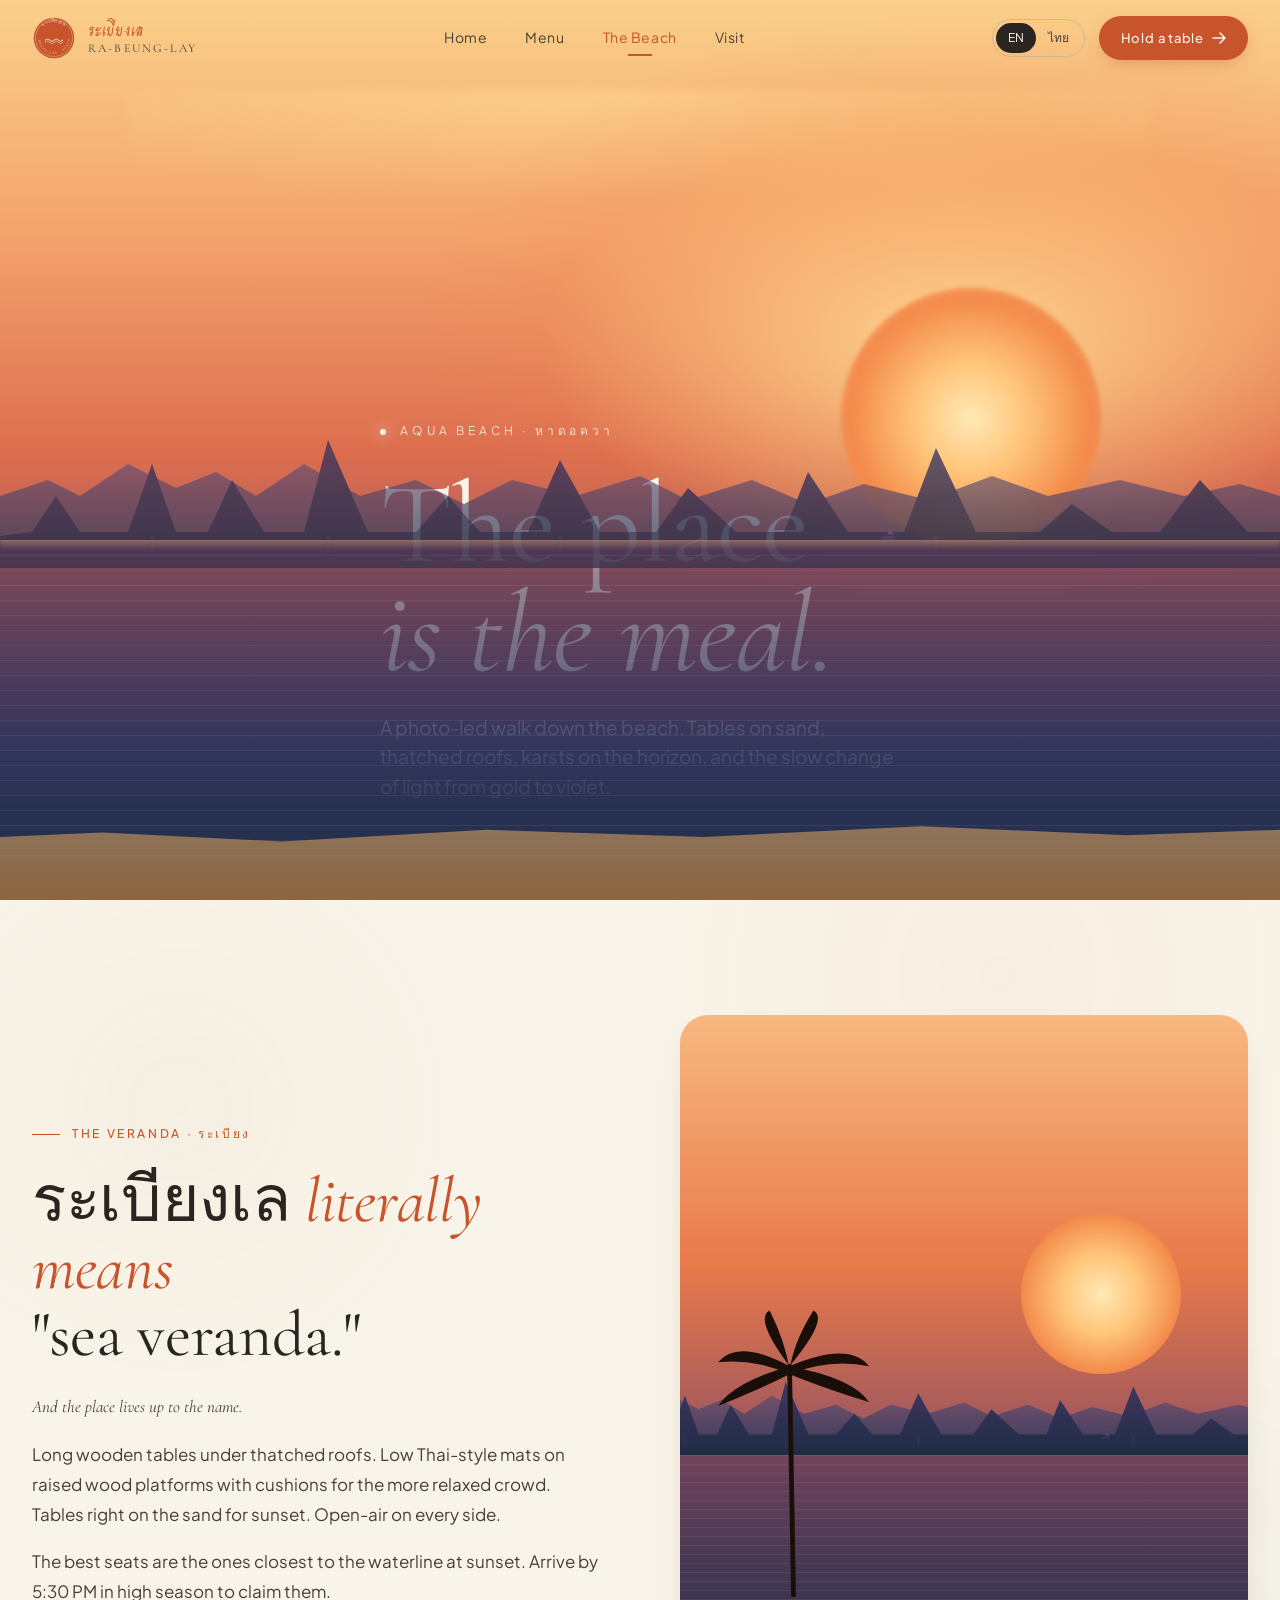
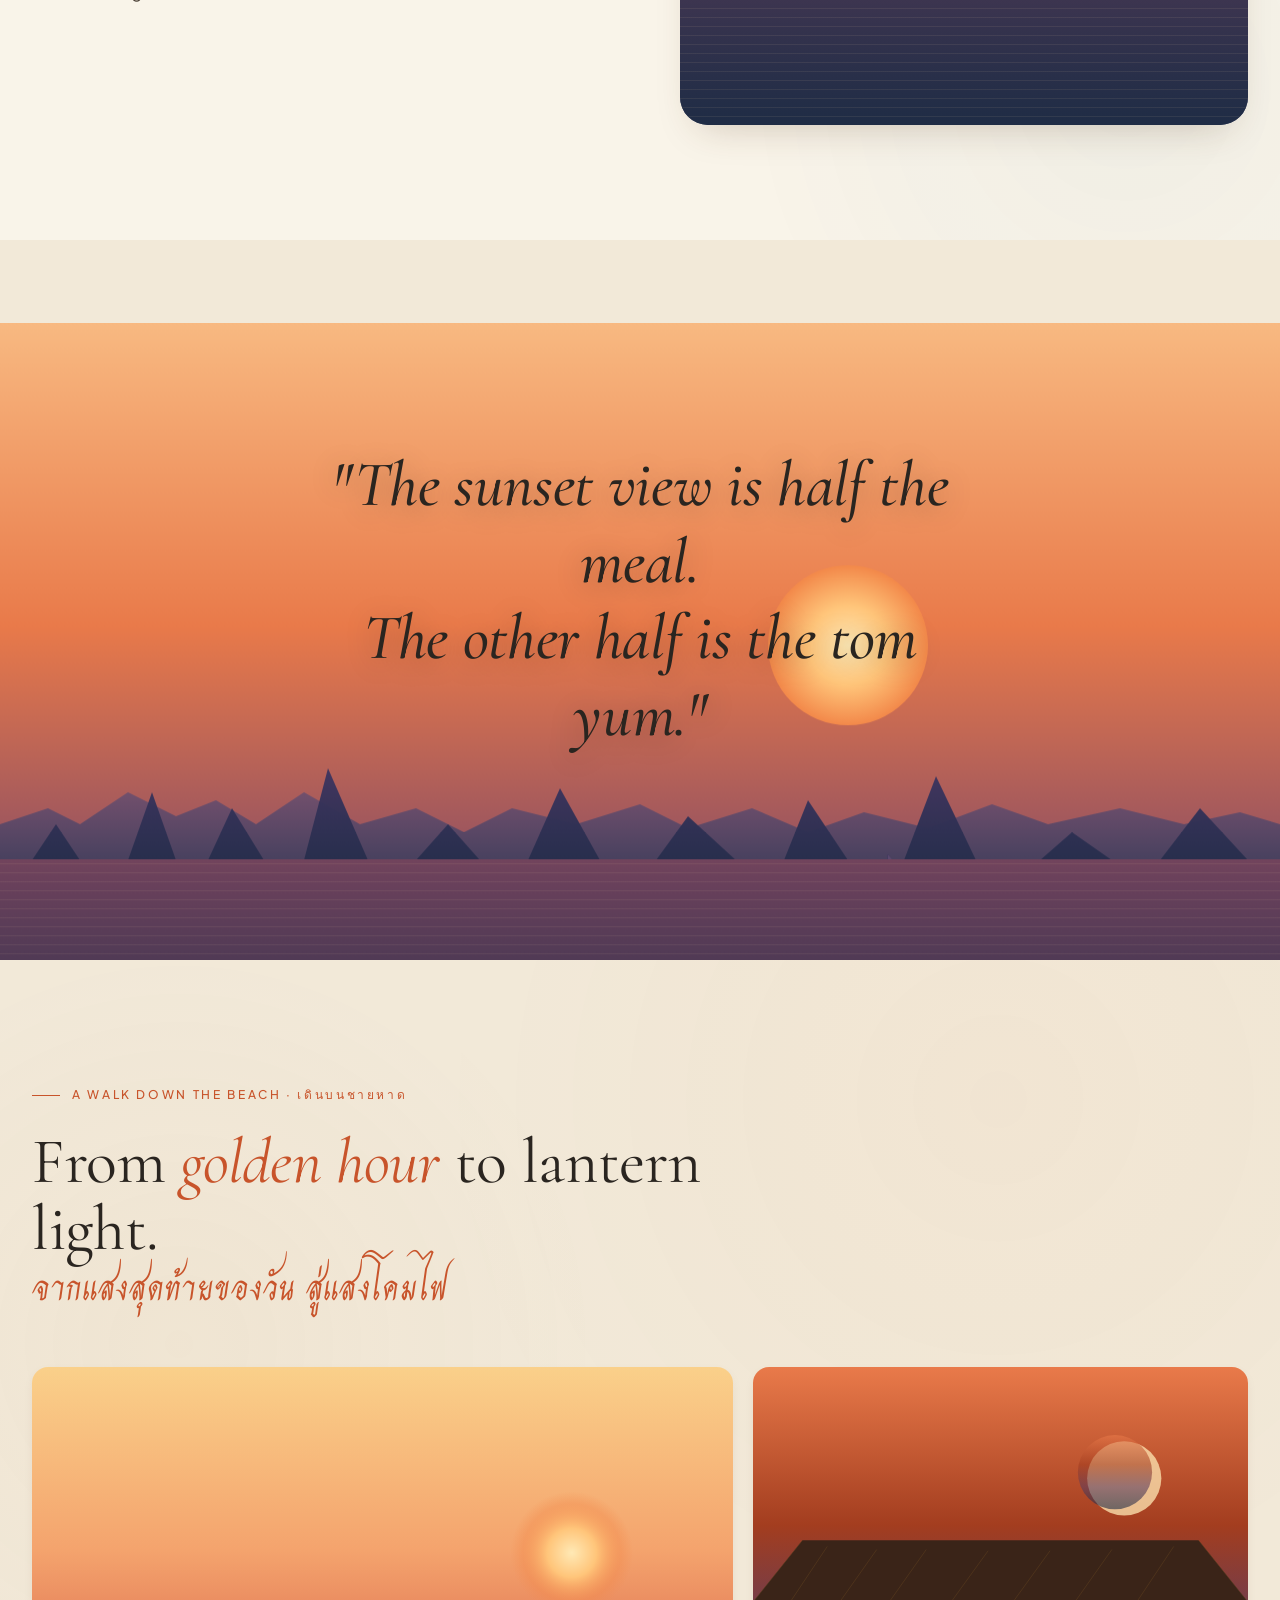
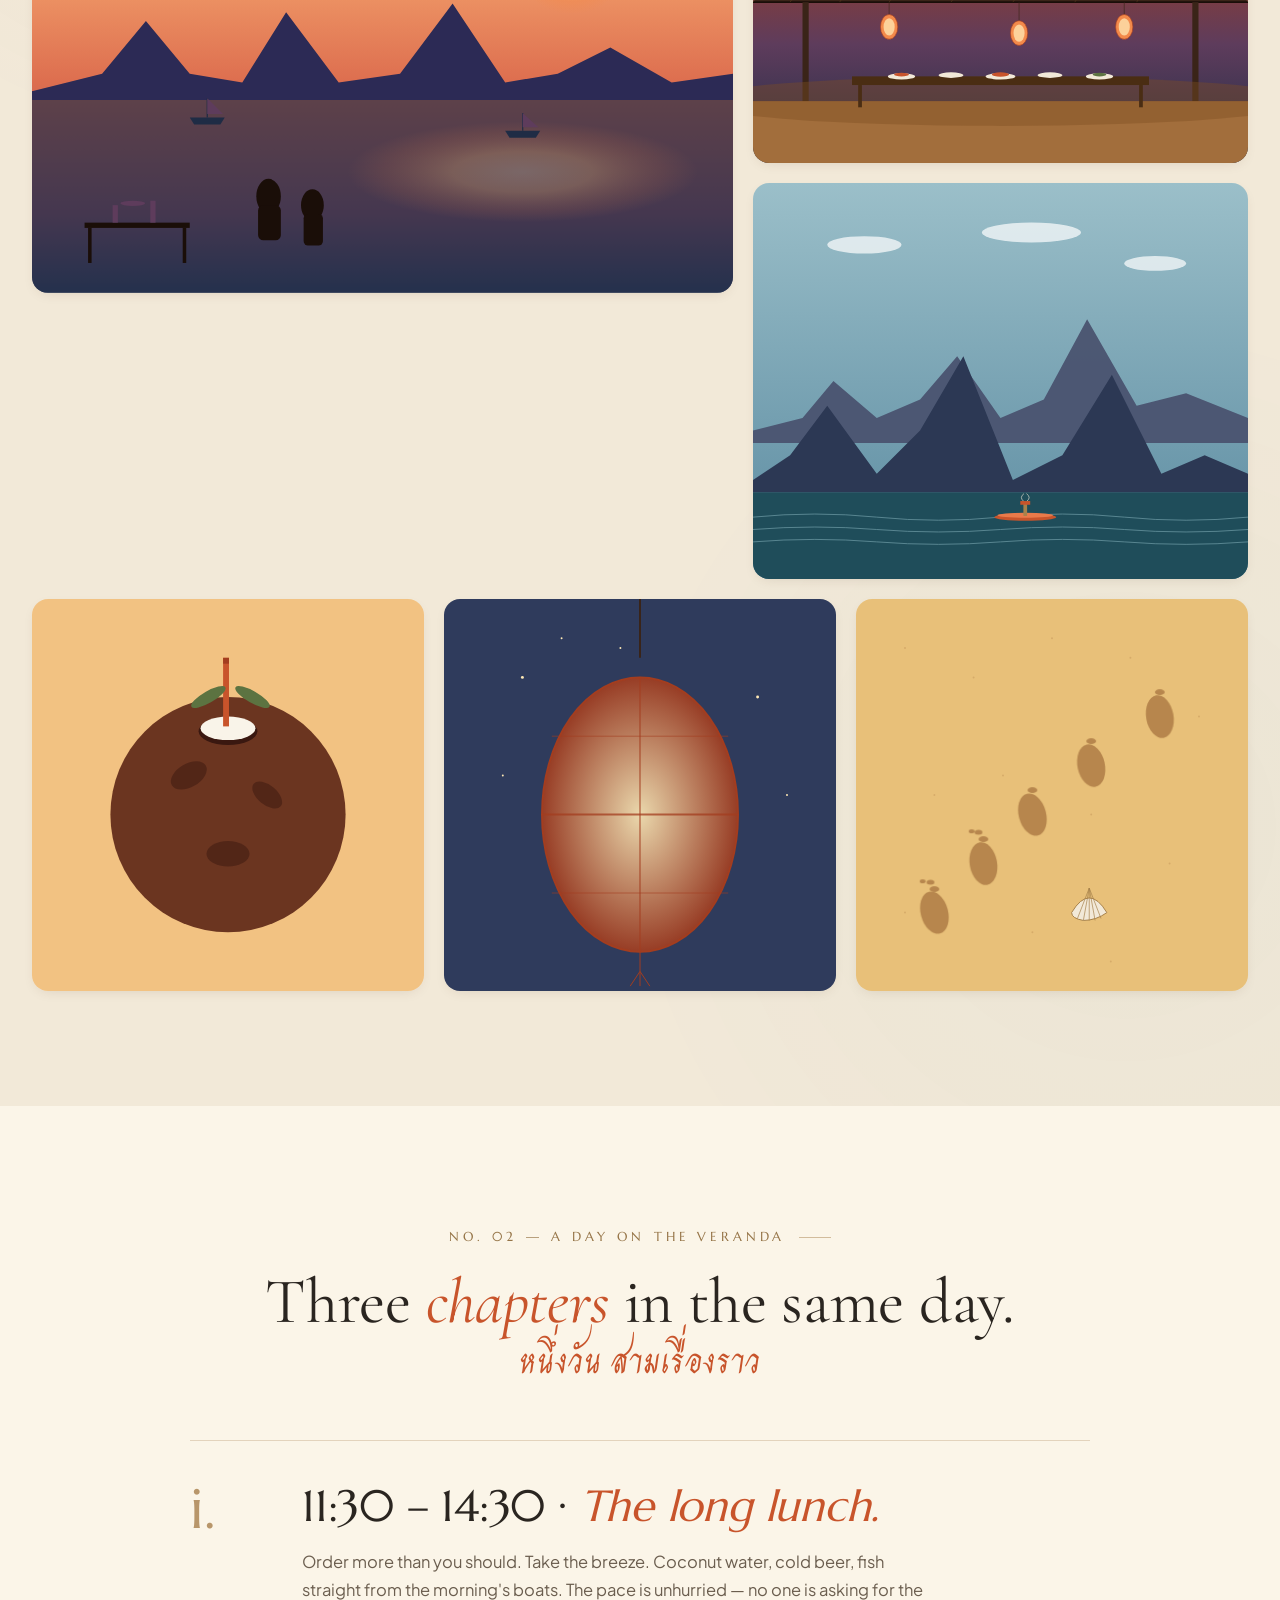
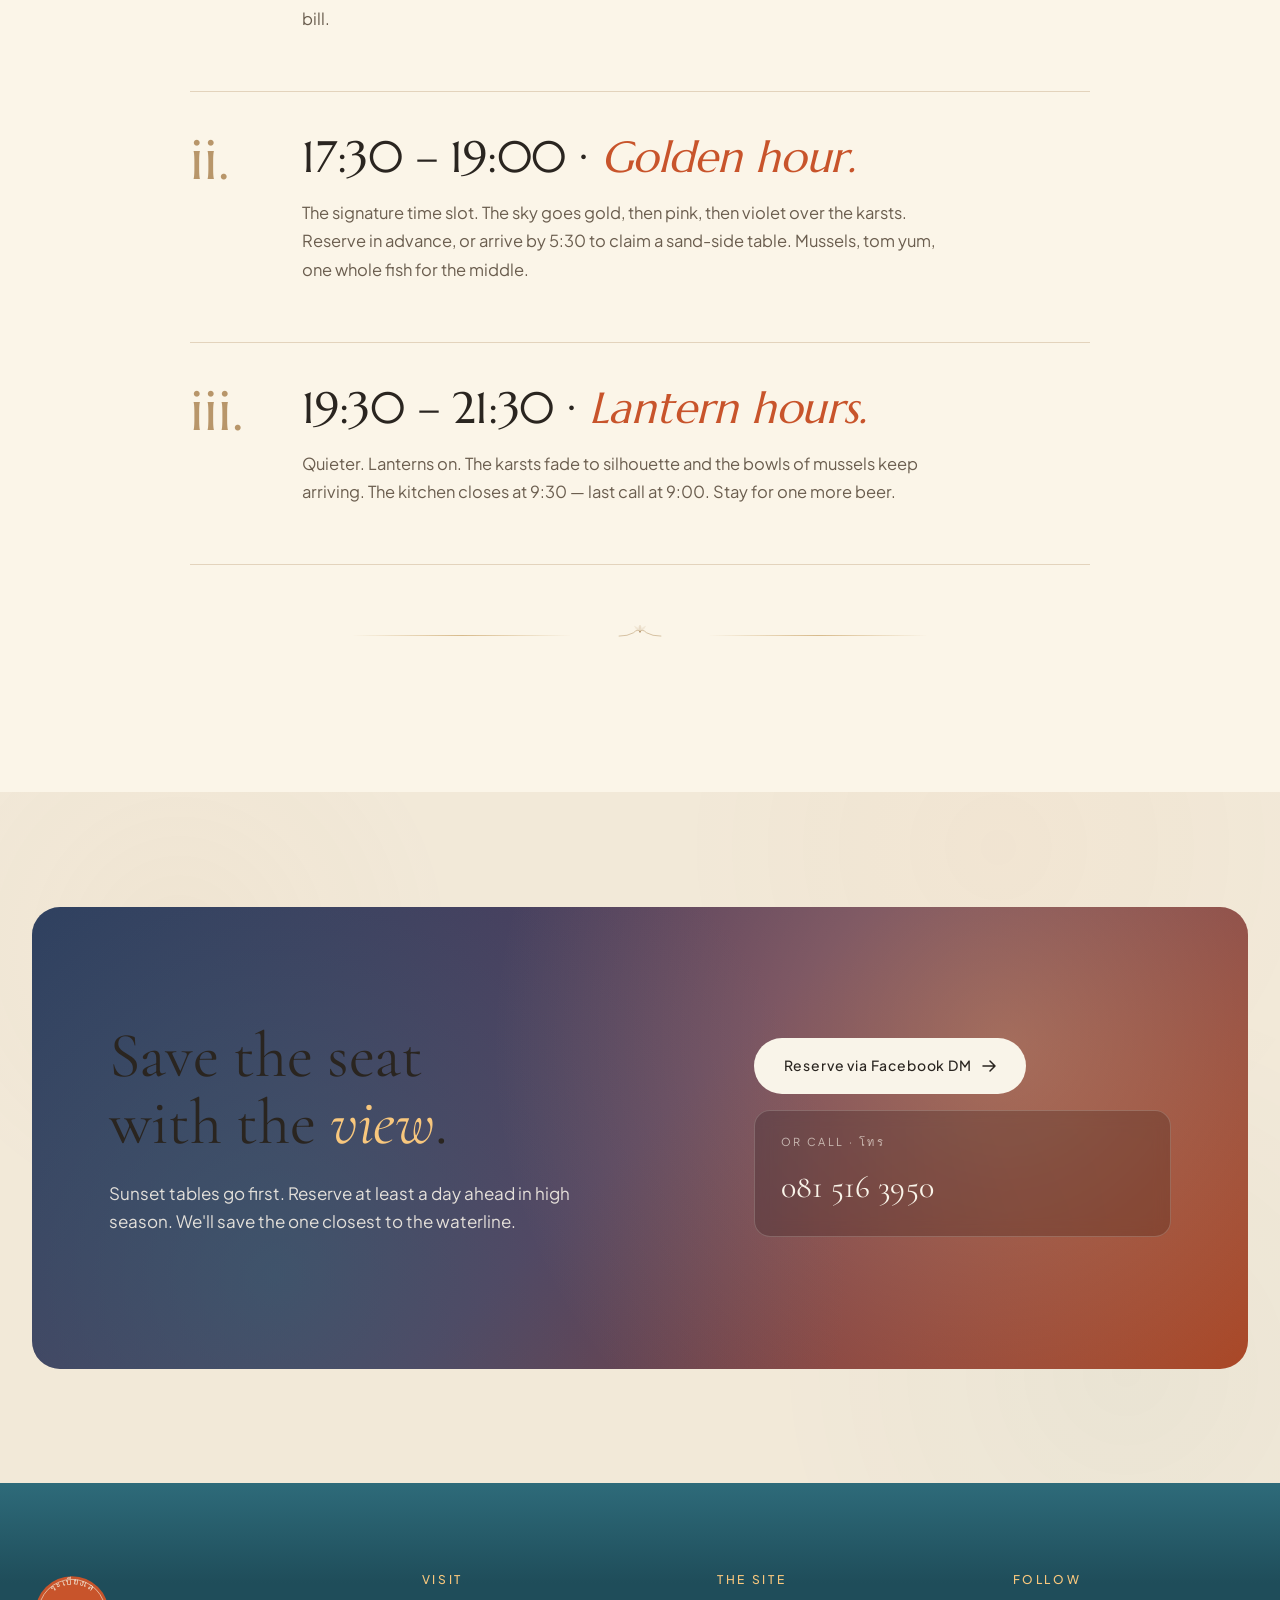
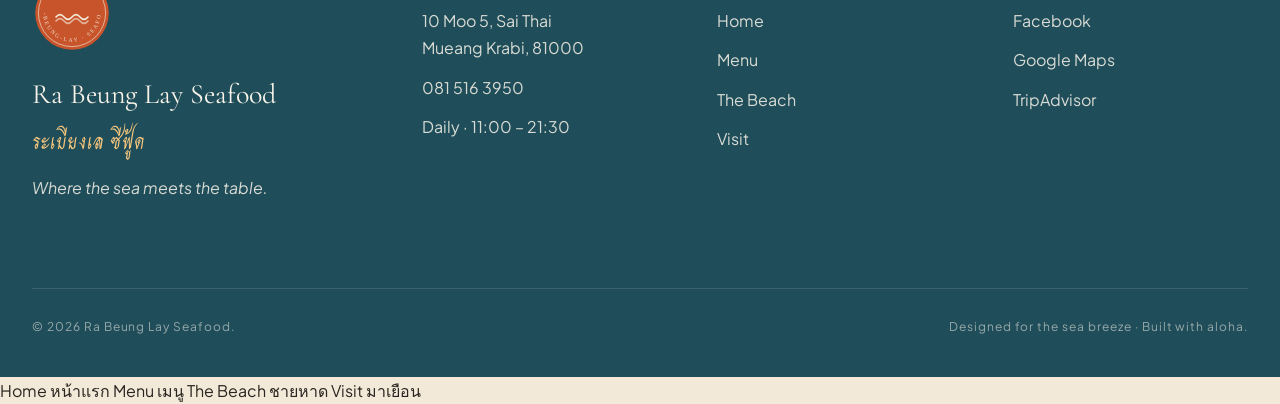
<file: site/the-beach.html>
<!doctype html>
<html lang="en" data-lang="en">
<head>
<meta charset="utf-8">
<meta name="viewport" content="width=device-width, initial-scale=1, viewport-fit=cover">
<title>The Beach — Ra Beung Lay Seafood · หาดอควา</title>
<meta name="description" content="The location is the experience. A photo-led tour of Aqua Beach, the karsts, and the long tables on the sand at Ra Beung Lay Seafood, Krabi.">

<link rel="preconnect" href="https://fonts.googleapis.com">
<link rel="preconnect" href="https://fonts.gstatic.com" crossorigin>
<link href="https://fonts.googleapis.com/css2?family=Cormorant+Garamond:ital,wght@0,400;0,500;0,600;1,400;1,500&family=Marcellus&family=Plus+Jakarta+Sans:wght@300;400;500;600;700&family=IBM+Plex+Sans+Thai:wght@400;500;600&family=Charm:wght@400;700&display=swap" rel="stylesheet">

<link rel="stylesheet" href="assets/css/main.css">
<link rel="icon" href="assets/img/logo.svg" type="image/svg+xml">
<script>
try {
  var l = localStorage.getItem('rabeunglay-lang') || 'en';
  document.documentElement.dataset.lang = l;
  document.documentElement.lang = l;
} catch(e) {}
</script>
</head>
<body>

<!-- ===== Navigation ===== -->
<header class="nav">
  <div class="nav__inner">
    <a class="nav__brand" href="index.html">
      <img class="nav__brand-mark" src="assets/img/logo.svg" alt="">
      <span class="nav__brand-text">
        <span class="nav__brand-th">ระเบียงเล</span>
        <span class="nav__brand-en">Ra-Beung-Lay</span>
      </span>
    </a>
    <nav class="nav__links" aria-label="Primary">
      <a class="nav__link" href="index.html" data-th="หน้าแรก">Home</a>
      <a class="nav__link" href="menu.html" data-th="เมนู">Menu</a>
      <a class="nav__link is-active" href="the-beach.html" data-th="ชายหาด">The Beach</a>
      <a class="nav__link" href="visit.html" data-th="มาเยือน">Visit</a>
    </nav>
    <div class="nav__cta-wrap" style="display:flex;gap:14px;align-items:center;">
      <div class="lang-toggle" role="group" aria-label="Language">
        <button data-lang="en" class="is-active">EN</button>
        <button data-lang="th">ไทย</button>
      </div>
      <a class="nav__cta" data-magnet href="visit.html#reserve">
        <span data-th="จองโต๊ะ">Hold a table</span>
        <svg class="arrow" width="14" height="12" viewBox="0 0 14 12" fill="none"><path d="M1 6h12M8 1l5 5-5 5" stroke="currentColor" stroke-width="1.5" stroke-linecap="round" stroke-linejoin="round"/></svg>
      </a>
      <button class="nav__burger" aria-label="Menu"><span></span><span></span><span></span></button>
    </div>
  </div>
  <div class="nav__mobile">
    <a href="index.html"><span data-th="หน้าแรก">Home</span> <span class="th lang-en">หน้าแรก</span></a>
    <a href="menu.html"><span data-th="เมนู">Menu</span> <span class="th lang-en">เมนู</span></a>
    <a href="the-beach.html"><span data-th="ชายหาด">The Beach</span> <span class="th lang-en">ชายหาด</span></a>
    <a href="visit.html"><span data-th="มาเยือน">Visit</span> <span class="th lang-en">มาเยือน</span></a>
  </div>
</header>

<!-- ===== Beach Hero ===== -->
<section class="beach-hero" style="background: linear-gradient(180deg, #FAD08A 0%, #F4A36D 26%, #DD6E4F 50%, #8C4E63 75%, #2F3B5C 100%);">
  <!-- Reuse hero atmosphere -->
  <div class="hero__sky"></div>
  <div class="hero__sun" style="top:32%;right:14%;width:260px;height:260px;"></div>
  <div class="hero__shimmer-2"></div>
  <div class="hero__karsts" style="bottom:32%;">
    <img src="assets/img/karsts.svg" alt="" loading="eager">
  </div>
  <div class="hero__sea" style="height:40%;">
    <div class="hero__shimmer"></div>
  </div>
  <div class="hero__sand"></div>
  <div class="container beach-hero__content">
    <div class="hero__eyebrow"><span class="dot"></span> <span class="lang-en">Aqua Beach · หาดอควา</span><span class="lang-th">หาดอควา</span></div>
    <h1 class="beach-hero__title">
      <span class="lang-en"><span style="display:block;">The place</span><span style="display:block;font-style:italic;">is the meal.</span></span>
      <span class="lang-th"><span style="display:block;">สถานที่</span><span style="display:block;font-style:italic;">คืออาหาร</span></span>
    </h1>
    <p style="max-width:520px;margin-top:24px;font-size:19px;line-height:1.55;color:rgba(249,244,233,0.92);"><span class="lang-en">A photo-led walk down the beach. Tables on sand, thatched roofs, karsts on the horizon, and the slow change of light from gold to violet.</span><span class="lang-th">เดินเลียบชายหาดด้วยภาพถ่าย โต๊ะบนทราย หลังคามุงจาก เขาหินปูนปลายขอบฟ้า และแสงที่ค่อยๆ เปลี่ยนจากสีทองสู่สีม่วง</span></p>
  </div>
</section>

<!-- ===== The veranda ===== -->
<section class="section section--sand-light">
  <div class="container">
    <div class="split">
      <div class="story reveal">
        <div class="eyebrow"><span class="lang-en">The veranda · ระเบียง</span><span class="lang-th">ระเบียง</span></div>
        <h2 class="section__title" style="margin-top:22px;">
          <span class="lang-en">ระเบียงเล <em>literally means</em><br>"sea veranda."</span>
          <span class="lang-th">ระเบียงเล <em>แปลว่า</em><br>"ระเบียงทะเล"</span>
        </h2>
        <p class="story__lead"><span class="lang-en">And the place lives up to the name.</span><span class="lang-th">และที่นี่ก็สมชื่อจริงๆ</span></p>
        <p><span class="lang-en">Long wooden tables under thatched roofs. Low Thai-style mats on raised wood platforms with cushions for the more relaxed crowd. Tables right on the sand for sunset. Open-air on every side.</span><span class="lang-th">โต๊ะไม้ยาวใต้หลังคามุงจาก แคร่ไม้สไตล์ไทยพร้อมเบาะนุ่มสำหรับลูกค้าที่อยากสบายๆ โต๊ะบนผืนทรายไว้ดูพระอาทิตย์ตก เปิดโล่งทุกด้าน</span></p>
        <p><span class="lang-en">The best seats are the ones closest to the waterline at sunset. Arrive by 5:30 PM in high season to claim them.</span><span class="lang-th">ที่นั่งดีที่สุดคือที่นั่งใกล้น้ำตอนพระอาทิตย์ตก ช่วงไฮซีซั่นมาถึงก่อน 17:30 เพื่อจับจอง</span></p>
      </div>
      <div class="frame reveal reveal--delay-1">
        <div class="frame__scene">
          <div class="scene">
            <div class="scene__sun"></div>
            <div class="scene__karsts">
              <img src="assets/img/karsts.svg" alt="" style="width:100%;height:100%;object-fit:cover;">
            </div>
            <div class="scene__sea"></div>
            <svg class="scene__palms" viewBox="0 0 200 350" preserveAspectRatio="xMidYMax meet" aria-hidden="true">
              <path d="M100 350 Q 98 200, 95 60" stroke="#1A0E08" stroke-width="6" fill="none" stroke-linecap="round"/>
              <g fill="#1A0E08">
                <path d="M95 60 Q 30 25, 5 55 Q 50 50, 95 70 Z"/>
                <path d="M95 60 Q 170 28, 195 60 Q 145 50, 95 70 Z"/>
                <path d="M95 60 Q 50 0, 70 -10 Q 90 30, 95 65 Z"/>
                <path d="M95 60 Q 145 0, 125 -10 Q 100 30, 95 65 Z"/>
                <path d="M95 60 Q 25 80, 5 110 Q 55 90, 95 70 Z"/>
                <path d="M95 60 Q 175 75, 195 105 Q 145 90, 95 70 Z"/>
              </g>
            </svg>
          </div>
        </div>
      </div>
    </div>
  </div>
</section>

<!-- ===== Parallax quote ===== -->
<section class="parallax">
  <div class="parallax__bg">
    <div class="scene">
      <div class="scene__sun"></div>
      <div class="scene__karsts">
        <img src="assets/img/karsts.svg" alt="" style="width:100%;height:100%;object-fit:cover;">
      </div>
      <div class="scene__sea"></div>
    </div>
  </div>
  <h2 class="parallax__title">
    <span class="lang-en">"The sunset view is half the meal.<br>The other half is the tom yum."</span>
    <span class="lang-th">"พระอาทิตย์ตกคือครึ่งของมื้ออาหาร<br>อีกครึ่งคือต้มยำ"</span>
  </h2>
</section>

<!-- ===== Gallery (illustrated scenes) ===== -->
<section class="section section--sand">
  <div class="container">
    <div class="section__head reveal">
      <div class="eyebrow"><span class="lang-en">A walk down the beach · เดินบนชายหาด</span><span class="lang-th">เดินบนชายหาด</span></div>
      <h2 class="section__title">
        <span class="lang-en">From <em>golden hour</em> to lantern light.<span class="th">จากแสงสุดท้ายของวัน สู่แสงโคมไฟ</span></span>
        <span class="lang-th">จาก<em>แสงทอง</em>สู่แสงโคมไฟ</span>
      </h2>
    </div>

    <div class="gallery">
      <!-- big scene 1: full sunset -->
      <div class="g1 reveal">
        <svg viewBox="0 0 800 600" preserveAspectRatio="xMidYMid slice" style="width:100%;height:100%;display:block;">
          <defs>
            <linearGradient id="gh1" x1="0" y1="0" x2="0" y2="1">
              <stop offset="0" stop-color="#FAD08A"/>
              <stop offset=".35" stop-color="#F4A36D"/>
              <stop offset=".6" stop-color="#DD6E4F"/>
              <stop offset=".85" stop-color="#8C4E63"/>
              <stop offset="1" stop-color="#2F3B5C"/>
            </linearGradient>
            <radialGradient id="gh1sun" cx=".7" cy=".4" r=".25">
              <stop offset="0" stop-color="#FFE9B5"/>
              <stop offset=".4" stop-color="#FFC57A"/>
              <stop offset=".8" stop-color="#F38A4B" stop-opacity=".4"/>
              <stop offset="1" stop-color="#F38A4B" stop-opacity="0"/>
            </radialGradient>
          </defs>
          <rect width="800" height="600" fill="url(#gh1)"/>
          <circle cx="560" cy="240" r="140" fill="url(#gh1sun)"/>
          <!-- water reflection -->
          <rect x="0" y="370" width="800" height="230" fill="#1F2C45" opacity="0.65"/>
          <rect x="0" y="370" width="800" height="230" fill="url(#gh1sun)" opacity="0.25"/>
          <!-- karst silhouette -->
          <path d="M0 370 L 80 350 L 130 290 L 180 350 L 240 360 L 290 280 L 350 360 L 420 350 L 480 270 L 540 360 L 600 350 L 660 320 L 730 360 L 800 350 L 800 380 L 0 380 Z" fill="#2C2A55"/>
          <!-- boats -->
          <g fill="#1F2C45">
            <path d="M180 400 L 220 400 L 215 408 L 185 408 Z"/>
            <line x1="200" y1="400" x2="200" y2="378" stroke="#1F2C45" stroke-width="1.4"/>
            <path d="M200 378 L 218 396 L 200 396 Z" fill="#5E3C5C"/>
          </g>
          <g fill="#1F2C45">
            <path d="M540 415 L 580 415 L 575 423 L 545 423 Z"/>
            <line x1="560" y1="415" x2="560" y2="395" stroke="#1F2C45" stroke-width="1.4"/>
            <path d="M560 395 L 578 411 L 560 411 Z" fill="#5E3C5C"/>
          </g>
          <!-- foreground table silhouette -->
          <g fill="#1A0E08">
            <rect x="60" y="520" width="120" height="6"/>
            <rect x="64" y="526" width="4" height="40"/>
            <rect x="172" y="526" width="4" height="40"/>
            <!-- glassware -->
            <rect x="92" y="500" width="6" height="20" fill="#5E3C5C"/>
            <rect x="135" y="495" width="6" height="25" fill="#5E3C5C"/>
            <ellipse cx="115" cy="498" rx="14" ry="3" fill="#5E3C5C"/>
            <!-- people silhouettes -->
            <ellipse cx="270" cy="490" rx="14" ry="20"/>
            <rect x="258" y="500" width="26" height="40" rx="6"/>
            <ellipse cx="320" cy="500" rx="13" ry="18"/>
            <rect x="310" y="510" width="22" height="36" rx="5"/>
          </g>
        </svg>
      </div>
      <div class="g2 reveal reveal--delay-1">
        <!-- tables on sand at dusk -->
        <svg viewBox="0 0 800 640" preserveAspectRatio="xMidYMid slice" style="width:100%;height:100%;display:block;">
          <defs>
            <linearGradient id="dusk1" x1="0" y1="0" x2="0" y2="1">
              <stop offset="0" stop-color="#E97A4A"/>
              <stop offset=".4" stop-color="#A33D1F"/>
              <stop offset=".7" stop-color="#5E3C5C"/>
              <stop offset="1" stop-color="#1F2C45"/>
            </linearGradient>
          </defs>
          <rect width="800" height="640" fill="url(#dusk1)"/>
          <!-- moon -->
          <circle cx="600" cy="180" r="60" fill="#FFE9B5" opacity=".75"/>
          <circle cx="585" cy="170" r="60" fill="url(#dusk1)" opacity=".6"/>
          <!-- thatched roof -->
          <g fill="#3a2418">
            <path d="M0 380 L 800 380 L 720 280 L 80 280 Z"/>
            <line x1="0" y1="380" x2="800" y2="380" stroke="#1A0E08" stroke-width="3"/>
          </g>
          <!-- thatch lines -->
          <g stroke="#5C3E1F" stroke-width="1.5" opacity="0.6">
            <line x1="80" y1="280" x2="0" y2="380"/>
            <line x1="120" y1="290" x2="60" y2="380"/>
            <line x1="200" y1="295" x2="140" y2="380"/>
            <line x1="280" y1="295" x2="220" y2="380"/>
            <line x1="380" y1="297" x2="320" y2="380"/>
            <line x1="480" y1="297" x2="420" y2="380"/>
            <line x1="580" y1="295" x2="520" y2="380"/>
            <line x1="680" y1="290" x2="620" y2="380"/>
            <line x1="720" y1="280" x2="800" y2="380"/>
          </g>
          <!-- support poles -->
          <rect x="80" y="380" width="10" height="260" fill="#3a2418"/>
          <rect x="710" y="380" width="10" height="260" fill="#3a2418"/>
          <!-- lanterns -->
          <g transform="translate(220 380)">
            <line x1="0" y1="0" x2="0" y2="20" stroke="#3a2418" stroke-width="1"/>
            <ellipse cx="0" cy="40" rx="14" ry="20" fill="#F38A4B" stroke="#A33D1F"/>
            <ellipse cx="0" cy="40" rx="9" ry="14" fill="#FFE9B5" opacity=".75"/>
          </g>
          <g transform="translate(430 380)">
            <line x1="0" y1="0" x2="0" y2="30" stroke="#3a2418" stroke-width="1"/>
            <ellipse cx="0" cy="50" rx="14" ry="20" fill="#F38A4B" stroke="#A33D1F"/>
            <ellipse cx="0" cy="50" rx="9" ry="14" fill="#FFE9B5" opacity=".75"/>
          </g>
          <g transform="translate(600 380)">
            <line x1="0" y1="0" x2="0" y2="20" stroke="#3a2418" stroke-width="1"/>
            <ellipse cx="0" cy="40" rx="14" ry="20" fill="#F38A4B" stroke="#A33D1F"/>
            <ellipse cx="0" cy="40" rx="9" ry="14" fill="#FFE9B5" opacity=".75"/>
          </g>
          <!-- sand -->
          <rect x="0" y="540" width="800" height="100" fill="#A26E3C"/>
          <ellipse cx="400" cy="540" rx="500" ry="40" fill="#7E4F22" opacity=".4"/>
          <!-- long table -->
          <g fill="#4A2D13">
            <rect x="160" y="500" width="480" height="14"/>
            <rect x="170" y="514" width="6" height="36"/>
            <rect x="624" y="514" width="6" height="36"/>
            <!-- plates -->
            <ellipse cx="240" cy="500" rx="22" ry="5" fill="#F2E9D8"/>
            <ellipse cx="320" cy="498" rx="20" ry="4.5" fill="#F2E9D8"/>
            <ellipse cx="400" cy="500" rx="24" ry="5" fill="#F2E9D8"/>
            <ellipse cx="480" cy="498" rx="20" ry="4.5" fill="#F2E9D8"/>
            <ellipse cx="560" cy="500" rx="22" ry="5" fill="#F2E9D8"/>
            <!-- food spots -->
            <ellipse cx="240" cy="497" rx="12" ry="3" fill="#C8542B"/>
            <ellipse cx="400" cy="497" rx="14" ry="3.5" fill="#C8542B"/>
            <ellipse cx="560" cy="497" rx="11" ry="3" fill="#5C7341"/>
          </g>
        </svg>
      </div>
      <div class="g3 reveal">
        <!-- karst close-up scene -->
        <svg viewBox="0 0 800 640" preserveAspectRatio="xMidYMid slice" style="width:100%;height:100%;display:block;">
          <defs>
            <linearGradient id="gk" x1="0" y1="0" x2="0" y2="1">
              <stop offset="0" stop-color="#9BBFC9"/>
              <stop offset="1" stop-color="#5A8AA0"/>
            </linearGradient>
          </defs>
          <rect width="800" height="640" fill="url(#gk)"/>
          <!-- clouds -->
          <g fill="#FFFFFF" opacity=".7">
            <ellipse cx="180" cy="100" rx="60" ry="14"/>
            <ellipse cx="450" cy="80" rx="80" ry="16"/>
            <ellipse cx="650" cy="130" rx="50" ry="12"/>
          </g>
          <!-- karsts mid -->
          <path d="M0 400 L 80 380 L 130 320 L 200 380 L 270 350 L 330 280 L 400 380 L 470 350 L 540 220 L 620 360 L 700 340 L 800 380 L 800 420 L 0 420 Z" fill="#4A5470" opacity=".95"/>
          <!-- karsts near -->
          <path d="M0 480 L 60 440 L 120 360 L 200 470 L 270 400 L 340 280 L 420 480 L 500 440 L 580 310 L 660 470 L 730 440 L 800 470 L 800 500 L 0 500 Z" fill="#2C3854"/>
          <!-- water -->
          <rect x="0" y="500" width="800" height="140" fill="#1F4D5A"/>
          <g stroke="#87B3BD" stroke-width="1.5" fill="none" opacity=".6">
            <path d="M0 540 Q 100 530, 200 540 T 400 540 T 600 540 T 800 540"/>
            <path d="M0 560 Q 100 552, 200 560 T 400 560 T 600 560 T 800 560"/>
            <path d="M0 580 Q 100 572, 200 580 T 400 580 T 600 580 T 800 580"/>
          </g>
          <!-- longtail boat -->
          <g transform="translate(440 540)">
            <ellipse cx="0" cy="0" rx="50" ry="6" fill="#C8542B"/>
            <ellipse cx="0" cy="-3" rx="45" ry="4" fill="#E97A4A"/>
            <rect x="-3" y="-22" width="6" height="20" fill="#A6824B"/>
            <rect x="-8" y="-26" width="16" height="6" fill="#C8542B"/>
            <!-- ribbons -->
            <g stroke="#F2E9D8" stroke-width="1" fill="none">
              <path d="M-3 -26 Q -10 -32, -2 -38"/>
              <path d="M3 -26 Q 10 -32, 2 -38"/>
            </g>
          </g>
        </svg>
      </div>
      <div class="g4 reveal">
        <!-- coconut -->
        <svg viewBox="0 0 400 400" style="width:100%;height:100%;display:block;">
          <rect width="400" height="400" fill="#F2C282"/>
          <circle cx="200" cy="220" r="120" fill="#6B3520"/>
          <g fill="#3a1810" opacity=".5">
            <ellipse cx="160" cy="180" rx="20" ry="12" transform="rotate(-30 160 180)"/>
            <ellipse cx="240" cy="200" rx="18" ry="10" transform="rotate(40 240 200)"/>
            <ellipse cx="200" cy="260" rx="22" ry="13"/>
          </g>
          <!-- top opening -->
          <ellipse cx="200" cy="135" rx="30" ry="14" fill="#3a1810"/>
          <ellipse cx="200" cy="132" rx="28" ry="12" fill="#F9F4E9"/>
          <!-- straw -->
          <rect x="195" y="60" width="6" height="70" fill="#C8542B"/>
          <rect x="195" y="60" width="6" height="6" fill="#A33D1F"/>
          <!-- leaves -->
          <g fill="#5C7341">
            <ellipse cx="180" cy="100" rx="20" ry="6" transform="rotate(-30 180 100)"/>
            <ellipse cx="225" cy="100" rx="20" ry="6" transform="rotate(30 225 100)"/>
          </g>
        </svg>
      </div>
      <div class="g5 reveal reveal--delay-1">
        <!-- bamboo lantern -->
        <svg viewBox="0 0 400 400" style="width:100%;height:100%;display:block;">
          <defs>
            <radialGradient id="lg" cx=".5" cy=".5" r=".5">
              <stop offset="0" stop-color="#FFE9B5"/>
              <stop offset="1" stop-color="#A33D1F"/>
            </radialGradient>
          </defs>
          <rect width="400" height="400" fill="#2F3B5C"/>
          <!-- night sky stars -->
          <g fill="#FFE9B5">
            <circle cx="80" cy="80" r="1.5"/>
            <circle cx="180" cy="50" r="1"/>
            <circle cx="320" cy="100" r="1.5"/>
            <circle cx="350" cy="200" r="1"/>
            <circle cx="60" cy="180" r="1"/>
            <circle cx="120" cy="40" r="1"/>
          </g>
          <!-- lantern -->
          <line x1="200" y1="0" x2="200" y2="60" stroke="#3a2418" stroke-width="2"/>
          <ellipse cx="200" cy="220" rx="100" ry="140" fill="url(#lg)" opacity=".9"/>
          <ellipse cx="200" cy="220" rx="100" ry="140" fill="none" stroke="#A33D1F" stroke-width="2"/>
          <line x1="100" y1="220" x2="300" y2="220" stroke="#A33D1F" stroke-width="2" opacity=".75"/>
          <line x1="200" y1="80" x2="200" y2="360" stroke="#A33D1F" stroke-width="2" opacity=".5"/>
          <line x1="110" y1="140" x2="290" y2="140" stroke="#A33D1F" stroke-width="1" opacity=".6"/>
          <line x1="110" y1="300" x2="290" y2="300" stroke="#A33D1F" stroke-width="1" opacity=".6"/>
          <!-- tassel -->
          <line x1="200" y1="360" x2="200" y2="380" stroke="#A33D1F" stroke-width="1"/>
          <g stroke="#A33D1F" stroke-width="1">
            <line x1="200" y1="380" x2="190" y2="395"/>
            <line x1="200" y1="380" x2="210" y2="395"/>
            <line x1="200" y1="380" x2="200" y2="395"/>
          </g>
        </svg>
      </div>
      <div class="g6 reveal reveal--delay-2">
        <!-- footprint trail -->
        <svg viewBox="0 0 400 400" style="width:100%;height:100%;display:block;">
          <rect width="400" height="400" fill="#E8C079"/>
          <!-- sand grain texture -->
          <g fill="#A26E3C" opacity=".25">
            <circle cx="50" cy="50" r="1"/>
            <circle cx="120" cy="80" r="1"/>
            <circle cx="200" cy="40" r="1"/>
            <circle cx="280" cy="60" r="1"/>
            <circle cx="350" cy="120" r="1"/>
            <circle cx="80" cy="200" r="1"/>
            <circle cx="150" cy="180" r="1"/>
            <circle cx="240" cy="220" r="1"/>
            <circle cx="320" cy="270" r="1"/>
            <circle cx="50" cy="320" r="1"/>
            <circle cx="180" cy="340" r="1"/>
            <circle cx="260" cy="370" r="1"/>
          </g>
          <!-- footprint pairs -->
          <g fill="#A26E3C" opacity=".7">
            <ellipse cx="80" cy="320" rx="14" ry="22" transform="rotate(-15 80 320)"/>
            <ellipse cx="80" cy="296" rx="5" ry="3"/>
            <ellipse cx="76" cy="289" rx="4" ry="2.5"/>
            <ellipse cx="68" cy="288" rx="3" ry="2"/>

            <ellipse cx="130" cy="270" rx="14" ry="22" transform="rotate(-10 130 270)"/>
            <ellipse cx="130" cy="245" rx="5" ry="3"/>
            <ellipse cx="125" cy="238" rx="4" ry="2.5"/>
            <ellipse cx="118" cy="237" rx="3" ry="2"/>

            <ellipse cx="180" cy="220" rx="14" ry="22" transform="rotate(-15 180 220)"/>
            <ellipse cx="180" cy="195" rx="5" ry="3"/>

            <ellipse cx="240" cy="170" rx="14" ry="22" transform="rotate(-12 240 170)"/>
            <ellipse cx="240" cy="145" rx="5" ry="3"/>

            <ellipse cx="310" cy="120" rx="14" ry="22" transform="rotate(-10 310 120)"/>
            <ellipse cx="310" cy="95" rx="5" ry="3"/>
          </g>
          <!-- shell -->
          <g transform="translate(220 320)">
            <path d="M0 0 Q 18 -30, 36 0 Q 25 8, 12 8 Q 0 6, 0 0 Z" fill="#F2E9D8" stroke="#A6824B" stroke-width="1"/>
            <g stroke="#A6824B" stroke-width="0.7">
              <line x1="18" y1="-25" x2="6" y2="6"/>
              <line x1="18" y1="-25" x2="12" y2="8"/>
              <line x1="18" y1="-25" x2="18" y2="8"/>
              <line x1="18" y1="-25" x2="24" y2="8"/>
              <line x1="18" y1="-25" x2="30" y2="6"/>
            </g>
          </g>
        </svg>
      </div>
    </div>
  </div>
</section>

<!-- ===== Times of day — editorial chapter line ===== -->
<section class="section" style="background: var(--paper);">
  <div class="container">
    <div class="section__head reveal" style="text-align:center;margin-inline:auto;">
      <div class="idx idx--solo" style="justify-content:center;"><span class="lang-en">No. 02 — A day on the veranda</span><span class="lang-th">ฉบับที่ ๐๒ — หนึ่งวันบนระเบียง</span></div>
      <h2 class="section__title" style="margin-top:20px;">
        <span class="lang-en">Three <em>chapters</em> in the same day.<span class="th">หนึ่งวัน สามเรื่องราว</span></span>
        <span class="lang-th">สาม<em>เรื่องราว</em>ในหนึ่งวัน</span>
      </h2>
    </div>

    <div style="max-width: 900px; margin: 60px auto 0;">
      <div class="chapter-line reveal">
        <div class="chapter-line__no">i.</div>
        <div>
          <h3 class="chapter-line__title">11:30 – 14:30 · <span class="lang-en"><em>The long lunch.</em></span><span class="lang-th"><em>มื้อกลางวันยาวนาน</em></span></h3>
          <p class="chapter-line__body"><span class="lang-en">Order more than you should. Take the breeze. Coconut water, cold beer, fish straight from the morning's boats. The pace is unhurried — no one is asking for the bill.</span><span class="lang-th">สั่งเยอะกว่าที่คิด รับลมทะเล น้ำมะพร้าว เบียร์เย็น ปลาจากเรือเช้านี้ ไม่มีใครรีบ — ไม่มีใครถามบิล</span></p>
        </div>
      </div>
      <div class="chapter-line reveal">
        <div class="chapter-line__no">ii.</div>
        <div>
          <h3 class="chapter-line__title">17:30 – 19:00 · <span class="lang-en"><em>Golden hour.</em></span><span class="lang-th"><em>ชั่วโมงสีทอง</em></span></h3>
          <p class="chapter-line__body"><span class="lang-en">The signature time slot. The sky goes gold, then pink, then violet over the karsts. Reserve in advance, or arrive by 5:30 to claim a sand-side table. Mussels, tom yum, one whole fish for the middle.</span><span class="lang-th">ช่วงเวลาซิกเนเจอร์ ฟ้าเปลี่ยนจากสีทอง สู่สีชมพู สู่สีม่วงเหนือเขาหินปูน จองล่วงหน้า หรือมาก่อน 17:30 เพื่อจองโต๊ะริมทราย หอยแมลงภู่ ต้มยำ ปลาทั้งตัวหนึ่งจานไว้กลางโต๊ะ</span></p>
        </div>
      </div>
      <div class="chapter-line reveal">
        <div class="chapter-line__no">iii.</div>
        <div>
          <h3 class="chapter-line__title">19:30 – 21:30 · <span class="lang-en"><em>Lantern hours.</em></span><span class="lang-th"><em>ชั่วโมงโคมไฟ</em></span></h3>
          <p class="chapter-line__body"><span class="lang-en">Quieter. Lanterns on. The karsts fade to silhouette and the bowls of mussels keep arriving. The kitchen closes at 9:30 — last call at 9:00. Stay for one more beer.</span><span class="lang-th">เงียบลง โคมไฟเริ่มสว่าง เขาหินปูนกลายเป็นเงาดำ ชามหอยแมลงภู่ยังคงทยอยมา ครัวปิด 21:30 น. — สั่งครั้งสุดท้าย 21:00 อยู่ต่ออีกแก้วเถอะ</span></p>
        </div>
      </div>
    </div>

    <div class="flourish reveal" style="margin-top: 60px;">
      <svg style="color:var(--brass);width:100px;"><use href="assets/img/filigree.svg#flourish-lotus"/></svg>
    </div>
  </div>
</section>

<!-- ===== Reservation CTA ===== -->
<section class="section section--sand">
  <div class="container">
    <div class="cta-panel reveal">
      <div class="cta-panel__inner">
        <div>
          <h2 class="cta-panel__title"><span class="lang-en">Save the seat<br>with the <em>view</em>.</span><span class="lang-th">จองที่นั่ง<br><em>วิวสวย</em>ที่สุด</span></h2>
          <p class="cta-panel__lead"><span class="lang-en">Sunset tables go first. Reserve at least a day ahead in high season. We'll save the one closest to the waterline.</span><span class="lang-th">โต๊ะรับพระอาทิตย์ตกหมดเร็ว ช่วงไฮซีซั่นควรจองล่วงหน้าอย่างน้อยหนึ่งวัน เราจะเก็บโต๊ะใกล้ทะเลที่สุดให้คุณ</span></p>
        </div>
        <div class="cta-panel__actions">
          <a class="btn btn--white" data-magnet href="visit.html#reserve"><span data-th="จองผ่าน Facebook DM">Reserve via Facebook DM</span>
            <svg class="arrow" width="14" height="12" viewBox="0 0 14 12" fill="none"><path d="M1 6h12M8 1l5 5-5 5" stroke="currentColor" stroke-width="1.5" stroke-linecap="round" stroke-linejoin="round"/></svg>
          </a>
          <a class="cta-panel__call" href="tel:+66815163950">
            <span class="label"><span class="lang-en">Or call · โทร</span><span class="lang-th">หรือโทร · Call</span></span>
            <span class="num">081 516 3950</span>
          </a>
        </div>
      </div>
    </div>
  </div>
</section>

<!-- ===== Footer ===== -->
<footer class="footer">
  <div class="container">
    <div class="footer__inner">
      <div>
        <img class="footer__brand-mark" src="assets/img/logo.svg" alt="">
        <div class="footer__name">Ra Beung Lay Seafood</div>
        <div class="footer__th">ระเบียงเล ซีฟู้ด</div>
        <p class="footer__tagline"><span class="lang-en">Where the sea meets the table.</span><span class="lang-th">ที่ทะเลพบกับโต๊ะอาหาร</span></p>
      </div>
      <div>
        <h4 data-th="มาเยือน">Visit</h4>
        <ul>
          <li><span class="lang-en">10 Moo 5, Sai Thai<br>Mueang Krabi, 81000</span><span class="lang-th">10 หมู่ 5 ตำบลไสไทย<br>เมืองกระบี่ 81000</span></li>
          <li><a href="tel:+66815163950">081 516 3950</a></li>
          <li><span class="lang-en">Daily · 11:00 – 21:30</span><span class="lang-th">ทุกวัน · 11:00 – 21:30 น.</span></li>
        </ul>
      </div>
      <div>
        <h4 data-th="หน้าเว็บไซต์">The site</h4>
        <ul>
          <li><a href="index.html">Home</a></li>
          <li><a href="menu.html">Menu</a></li>
          <li><a href="the-beach.html">The Beach</a></li>
          <li><a href="visit.html">Visit</a></li>
        </ul>
      </div>
      <div>
        <h4 data-th="ติดตาม">Follow</h4>
        <ul>
          <li><a href="https://www.facebook.com/search/top?q=Ra+Beung+Lay+Seafood+Aqua+Beach">Facebook</a></li>
          <li><a href="https://www.google.com/maps/search/Ra+Beung+Lay+Seafood+Krabi">Google Maps</a></li>
          <li><a href="https://www.tripadvisor.com/Search?q=Ra+Beung+Lay+Seafood">TripAdvisor</a></li>
        </ul>
      </div>
    </div>
    <div class="footer__bottom">
      <div>© <span data-year>2026</span> Ra Beung Lay Seafood.</div>
      <div><span class="lang-en">Designed for the sea breeze · Built with aloha.</span><span class="lang-th">ออกแบบโดยรับลมทะเล · สร้างด้วยอะโลฮ่า</span></div>
    </div>
  </div>
</footer>

<a class="reserve-float" href="visit.html#reserve">
  <span data-th="จองโต๊ะ">Hold a table</span>
  <svg width="14" height="12" viewBox="0 0 14 12" fill="none"><path d="M1 6h12M8 1l5 5-5 5" stroke="currentColor" stroke-width="1.5" stroke-linecap="round" stroke-linejoin="round"/></svg>
</a>

<script src="assets/js/main.js"></script>
</body>
</html>
</file>
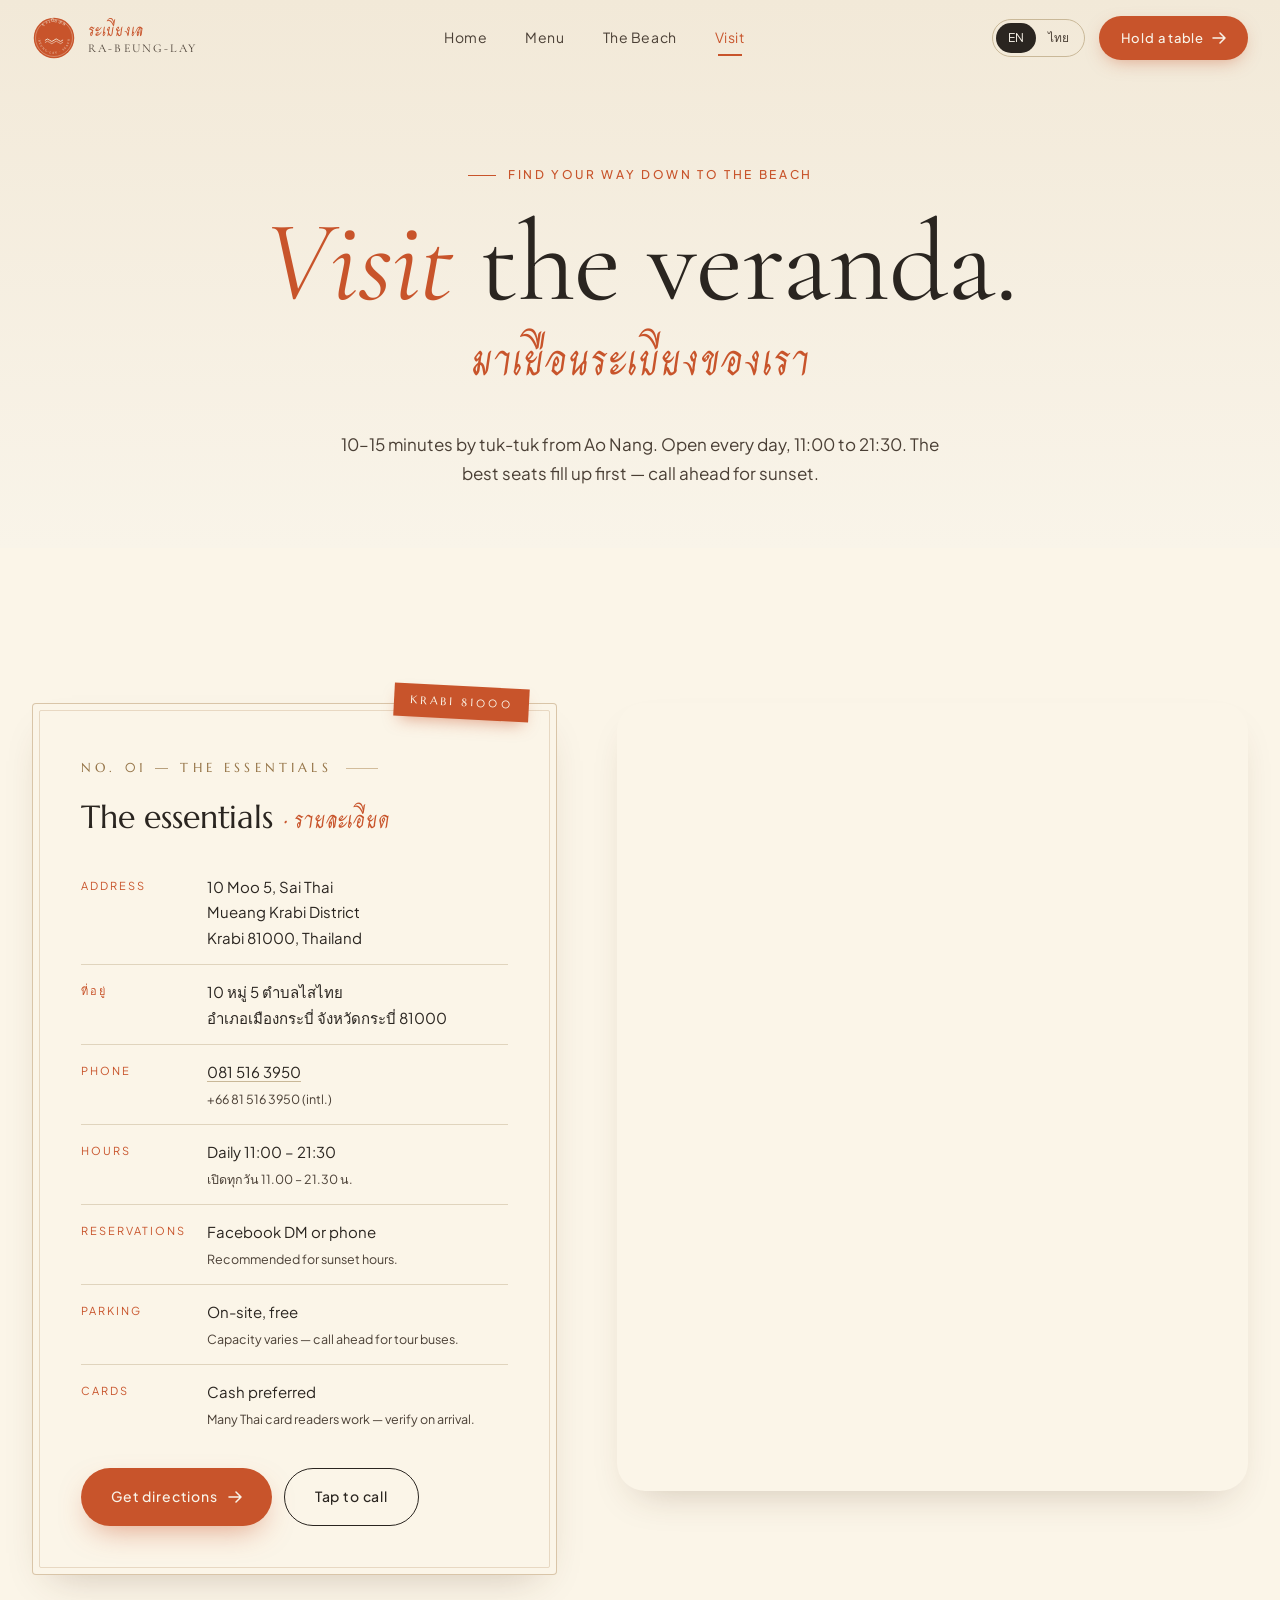
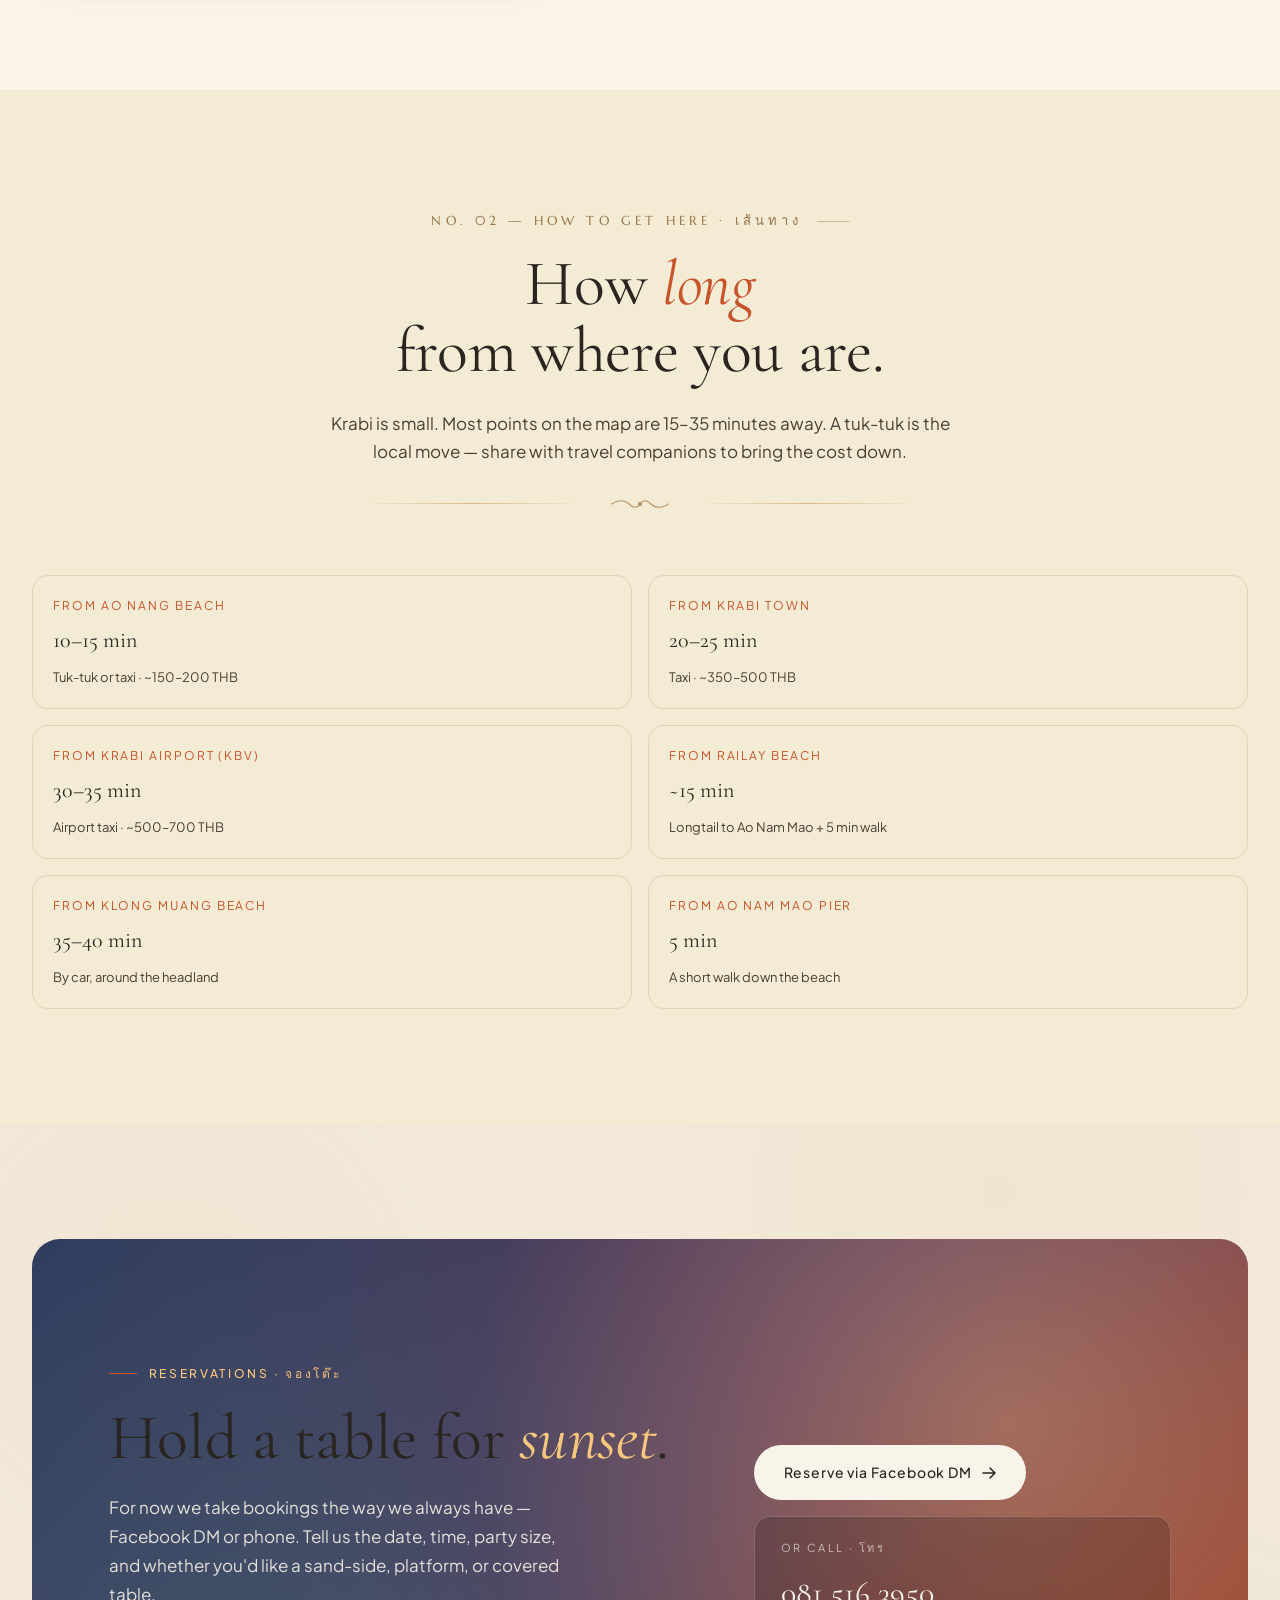
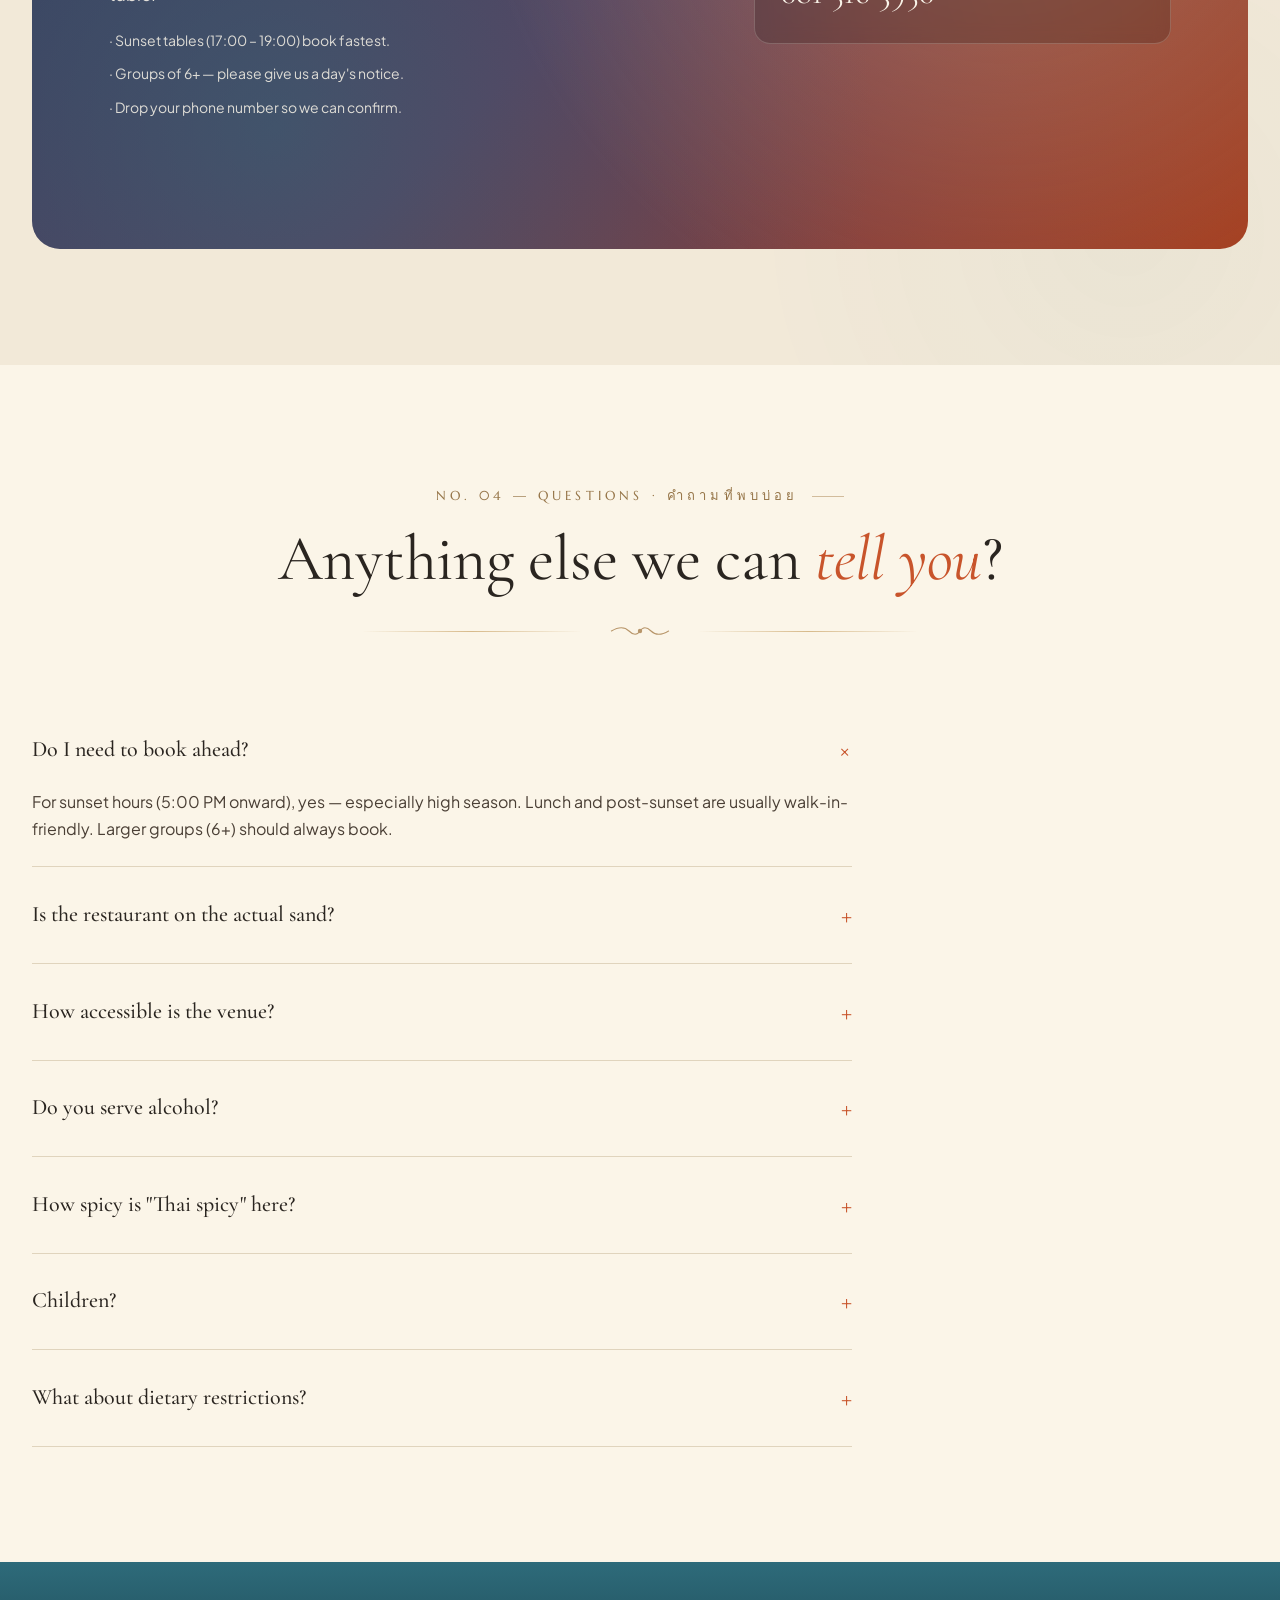
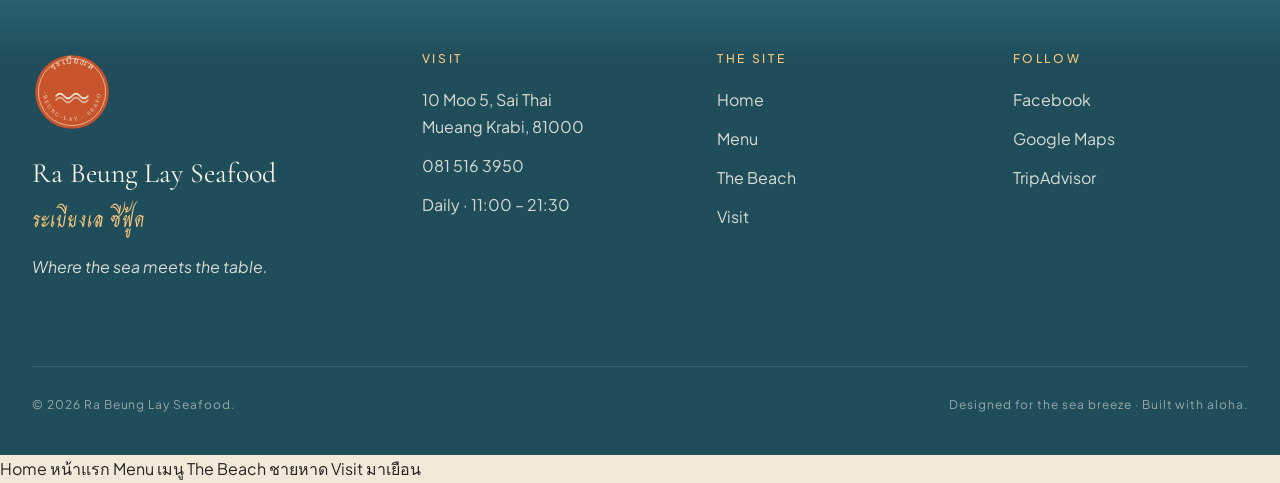
<file: site/visit.html>
<!doctype html>
<html lang="en" data-lang="en">
<head>
<meta charset="utf-8">
<meta name="viewport" content="width=device-width, initial-scale=1, viewport-fit=cover">
<title>Visit · How to get to Ra Beung Lay Seafood — Aqua Beach, Krabi</title>
<meta name="description" content="Address, hours, directions and reservations for Ra Beung Lay Seafood. 10 Moo 5, Sai Thai, Mueang Krabi, 81000. Daily 11:00–21:30.">

<link rel="preconnect" href="https://fonts.googleapis.com">
<link rel="preconnect" href="https://fonts.gstatic.com" crossorigin>
<link href="https://fonts.googleapis.com/css2?family=Cormorant+Garamond:ital,wght@0,400;0,500;0,600;1,400;1,500&family=Marcellus&family=Plus+Jakarta+Sans:wght@300;400;500;600;700&family=IBM+Plex+Sans+Thai:wght@400;500;600&family=Charm:wght@400;700&display=swap" rel="stylesheet">

<link rel="stylesheet" href="assets/css/main.css">
<link rel="icon" href="assets/img/logo.svg" type="image/svg+xml">
<script>
try {
  var l = localStorage.getItem('rabeunglay-lang') || 'en';
  document.documentElement.dataset.lang = l;
  document.documentElement.lang = l;
} catch(e) {}
</script>
</head>
<body>

<!-- ===== Navigation ===== -->
<header class="nav">
  <div class="nav__inner">
    <a class="nav__brand" href="index.html">
      <img class="nav__brand-mark" src="assets/img/logo.svg" alt="">
      <span class="nav__brand-text">
        <span class="nav__brand-th">ระเบียงเล</span>
        <span class="nav__brand-en">Ra-Beung-Lay</span>
      </span>
    </a>
    <nav class="nav__links" aria-label="Primary">
      <a class="nav__link" href="index.html" data-th="หน้าแรก">Home</a>
      <a class="nav__link" href="menu.html" data-th="เมนู">Menu</a>
      <a class="nav__link" href="the-beach.html" data-th="ชายหาด">The Beach</a>
      <a class="nav__link is-active" href="visit.html" data-th="มาเยือน">Visit</a>
    </nav>
    <div class="nav__cta-wrap" style="display:flex;gap:14px;align-items:center;">
      <div class="lang-toggle" role="group" aria-label="Language">
        <button data-lang="en" class="is-active">EN</button>
        <button data-lang="th">ไทย</button>
      </div>
      <a class="nav__cta" data-magnet href="#reserve">
        <span data-th="จองโต๊ะ">Hold a table</span>
        <svg class="arrow" width="14" height="12" viewBox="0 0 14 12" fill="none"><path d="M1 6h12M8 1l5 5-5 5" stroke="currentColor" stroke-width="1.5" stroke-linecap="round" stroke-linejoin="round"/></svg>
      </a>
      <button class="nav__burger" aria-label="Menu"><span></span><span></span><span></span></button>
    </div>
  </div>
  <div class="nav__mobile">
    <a href="index.html"><span data-th="หน้าแรก">Home</span> <span class="th lang-en">หน้าแรก</span></a>
    <a href="menu.html"><span data-th="เมนู">Menu</span> <span class="th lang-en">เมนู</span></a>
    <a href="the-beach.html"><span data-th="ชายหาด">The Beach</span> <span class="th lang-en">ชายหาด</span></a>
    <a href="visit.html"><span data-th="มาเยือน">Visit</span> <span class="th lang-en">มาเยือน</span></a>
  </div>
</header>

<!-- ===== Visit hero ===== -->
<section class="visit-hero" style="background: linear-gradient(180deg, var(--sand) 0%, var(--sand-light) 100%);">
  <div class="container">
    <div class="eyebrow reveal" style="justify-content:center;"><span class="lang-en">Find your way down to the beach</span><span class="lang-th">มาเดินสู่ชายหาด</span></div>
    <h1 class="menu-hero__title reveal" style="margin-top:22px;">
      <span class="lang-en"><em>Visit</em> the veranda.</span>
      <span class="lang-th"><em>มาเยือน</em>ระเบียง</span>
    </h1>
    <div class="menu-hero__th reveal reveal--delay-1 lang-en">มาเยือนระเบียงของเรา</div>
    <p class="menu-hero__lead reveal reveal--delay-2">
      <span class="lang-en">10–15 minutes by tuk-tuk from Ao Nang. Open every day, 11:00 to 21:30. The best seats fill up first — call ahead for sunset.</span>
      <span class="lang-th">10–15 นาทีจากอ่าวนางโดยตุ๊กตุ๊ก เปิดทุกวัน 11:00 – 21:30 น. ที่นั่งดีๆ เต็มก่อน — โทรจองล่วงหน้าสำหรับช่วงพระอาทิตย์ตก</span>
    </p>
  </div>
</section>

<!-- ===== Visit grid (info + map) ===== -->
<section class="section" style="background: var(--paper);">
  <div class="container">
    <div class="visit-grid">
      <div class="postcard reveal">
        <div class="postcard__stamp">Krabi 81000</div>
        <div class="idx idx--solo" style="margin-bottom:20px;"><span class="lang-en">No. 01 — The essentials</span><span class="lang-th">ฉบับที่ ๐๑ — ข้อมูลพื้นฐาน</span></div>
        <h3 style="font-family:var(--display);font-size:32px;margin-bottom:24px;font-weight:400;"><span class="lang-en">The essentials <span style="color:var(--terracotta);font-family:var(--thai-display);font-size:24px;">· รายละเอียด</span></span><span class="lang-th">ข้อมูลพื้นฐาน</span></h3>
        <ul class="info-list">
          <li>
            <span class="label" data-th="ที่อยู่">Address</span>
            <span class="value"><span class="lang-en">10 Moo 5, Sai Thai<br>Mueang Krabi District<br>Krabi 81000, Thailand</span><span class="lang-th">10 หมู่ 5 ตำบลไสไทย<br>อำเภอเมืองกระบี่<br>จังหวัดกระบี่ 81000</span></span>
          </li>
          <li>
            <span class="label">ที่อยู่</span>
            <span class="value">10 หมู่ 5 ตำบลไสไทย<br>อำเภอเมืองกระบี่ จังหวัดกระบี่ 81000</span>
          </li>
          <li>
            <span class="label" data-th="โทรศัพท์">Phone</span>
            <span class="value"><a href="tel:+66815163950">081 516 3950</a><br><small style="color:var(--ink-soft);">+66 81 516 3950 (intl.)</small></span>
          </li>
          <li>
            <span class="label" data-th="เวลาเปิด">Hours</span>
            <span class="value"><span class="lang-en">Daily 11:00 – 21:30<br><small style="color:var(--ink-soft);">เปิดทุกวัน 11.00 – 21.30 น.</small></span><span class="lang-th">เปิดทุกวัน 11:00 – 21:30 น.</span></span>
          </li>
          <li>
            <span class="label" data-th="จองโต๊ะ">Reservations</span>
            <span class="value"><span class="lang-en">Facebook DM or phone<br><small style="color:var(--ink-soft);">Recommended for sunset hours.</small></span><span class="lang-th">Facebook DM หรือโทรศัพท์<br><small style="color:var(--ink-soft);">แนะนำให้จองสำหรับช่วงพระอาทิตย์ตก</small></span></span>
          </li>
          <li>
            <span class="label" data-th="ที่จอดรถ">Parking</span>
            <span class="value"><span class="lang-en">On-site, free<br><small style="color:var(--ink-soft);">Capacity varies — call ahead for tour buses.</small></span><span class="lang-th">ที่ร้าน ฟรี<br><small style="color:var(--ink-soft);">พื้นที่จำกัด — โทรล่วงหน้าหากเป็นรถทัวร์</small></span></span>
          </li>
          <li>
            <span class="label" data-th="การชำระเงิน">Cards</span>
            <span class="value"><span class="lang-en">Cash preferred<br><small style="color:var(--ink-soft);">Many Thai card readers work — verify on arrival.</small></span><span class="lang-th">รับเงินสดเป็นหลัก<br><small style="color:var(--ink-soft);">เครื่องรูดบัตรไทยส่วนใหญ่ใช้ได้ — สอบถามที่ร้าน</small></span></span>
          </li>
        </ul>
        <div style="display:flex;gap:12px;margin-top:24px;flex-wrap:wrap;">
          <a class="btn btn--primary" data-magnet href="https://www.google.com/maps/dir/?api=1&destination=Ra+Beung+Lay+Seafood+Krabi" target="_blank" rel="noopener">
            <span data-th="ดูเส้นทาง">Get directions</span>
            <svg class="arrow" width="14" height="12" viewBox="0 0 14 12" fill="none"><path d="M1 6h12M8 1l5 5-5 5" stroke="currentColor" stroke-width="1.5" stroke-linecap="round" stroke-linejoin="round"/></svg>
          </a>
          <a class="btn btn--ghost" href="tel:+66815163950" data-th="แตะเพื่อโทร">Tap to call</a>
        </div>
      </div>

      <div class="map-frame reveal reveal--delay-1">
        <iframe
          src="https://www.google.com/maps?q=Ra+Beung+Lay+Seafood+Krabi&output=embed"
          title="Map of Ra Beung Lay Seafood, Aqua Beach, Krabi"
          allowfullscreen
          loading="lazy"
          referrerpolicy="no-referrer-when-downgrade"></iframe>
      </div>
    </div>
  </div>
</section>

<!-- ===== Travel grid ===== -->
<section class="section" style="background: var(--paper-2);">
  <div class="container">
    <div class="section__head reveal" style="text-align:center;margin-inline:auto;">
      <div class="idx idx--solo" style="justify-content:center;"><span class="lang-en">No. 02 — How to get here · เส้นทาง</span><span class="lang-th">ฉบับที่ ๐๒ — เส้นทาง</span></div>
      <h2 class="section__title" style="margin-top:18px;">
        <span class="lang-en">How <em>long</em><br>from where you are.</span>
        <span class="lang-th"><em>นานแค่ไหน</em><br>จากที่ที่คุณอยู่</span>
      </h2>
      <p class="section__lead" style="margin-inline:auto;"><span class="lang-en">Krabi is small. Most points on the map are 15–35 minutes away. A tuk-tuk is the local move — share with travel companions to bring the cost down.</span><span class="lang-th">กระบี่เป็นเมืองเล็ก จุดท่องเที่ยวส่วนใหญ่อยู่ห่างกัน 15–35 นาที ตุ๊กตุ๊กคือทางเลือกท้องถิ่น — แชร์กับเพื่อนเพื่อประหยัด</span></p>
      <div class="flourish" style="margin-top: 28px;">
        <svg style="color:var(--brass);width:80px;"><use href="assets/img/filigree.svg#flourish-2"/></svg>
      </div>
    </div>
    <div class="travel-grid">
      <div class="travel reveal">
        <div class="travel__from"><span class="lang-en">From Ao Nang Beach</span><span class="lang-th">จากหาดอ่าวนาง</span></div>
        <div class="travel__time">10–15 min</div>
        <div class="travel__note"><span class="lang-en">Tuk-tuk or taxi · ~150–200 THB</span><span class="lang-th">ตุ๊กตุ๊กหรือแท็กซี่ · ~150–200 บาท</span></div>
      </div>
      <div class="travel reveal reveal--delay-1">
        <div class="travel__from"><span class="lang-en">From Krabi Town</span><span class="lang-th">จากตัวเมืองกระบี่</span></div>
        <div class="travel__time">20–25 min</div>
        <div class="travel__note"><span class="lang-en">Taxi · ~350–500 THB</span><span class="lang-th">แท็กซี่ · ~350–500 บาท</span></div>
      </div>
      <div class="travel reveal">
        <div class="travel__from"><span class="lang-en">From Krabi Airport (KBV)</span><span class="lang-th">จากสนามบินกระบี่</span></div>
        <div class="travel__time">30–35 min</div>
        <div class="travel__note"><span class="lang-en">Airport taxi · ~500–700 THB</span><span class="lang-th">แท็กซี่สนามบิน · ~500–700 บาท</span></div>
      </div>
      <div class="travel reveal reveal--delay-1">
        <div class="travel__from"><span class="lang-en">From Railay Beach</span><span class="lang-th">จากหาดไร่เลย์</span></div>
        <div class="travel__time">~15 min</div>
        <div class="travel__note"><span class="lang-en">Longtail to Ao Nam Mao + 5 min walk</span><span class="lang-th">เรือหางยาวไปอ่าวน้ำเมา + เดิน 5 นาที</span></div>
      </div>
      <div class="travel reveal">
        <div class="travel__from"><span class="lang-en">From Klong Muang Beach</span><span class="lang-th">จากหาดคลองม่วง</span></div>
        <div class="travel__time">35–40 min</div>
        <div class="travel__note"><span class="lang-en">By car, around the headland</span><span class="lang-th">นั่งรถอ้อมแหลม</span></div>
      </div>
      <div class="travel reveal reveal--delay-1">
        <div class="travel__from"><span class="lang-en">From Ao Nam Mao pier</span><span class="lang-th">จากท่าเรืออ่าวน้ำเมา</span></div>
        <div class="travel__time">5 min</div>
        <div class="travel__note"><span class="lang-en">A short walk down the beach</span><span class="lang-th">เดินไม่ไกลตามชายหาด</span></div>
      </div>
    </div>
  </div>
</section>

<!-- ===== Reservation panel ===== -->
<section class="section section--sand" id="reserve">
  <div class="container">
    <div class="cta-panel reveal">
      <div class="cta-panel__inner">
        <div>
          <div class="eyebrow" style="color:var(--sun-1);"><span class="lang-en">Reservations · จองโต๊ะ</span><span class="lang-th">จองโต๊ะ</span></div>
          <h2 class="cta-panel__title" style="margin-top:20px;"><span class="lang-en">Hold a table for <em>sunset</em>.</span><span class="lang-th">จองโต๊ะรับ <em>พระอาทิตย์ตก</em></span></h2>
          <p class="cta-panel__lead"><span class="lang-en">For now we take bookings the way we always have — Facebook DM or phone. Tell us the date, time, party size, and whether you'd like a sand-side, platform, or covered table.</span><span class="lang-th">ตอนนี้เรารับจองแบบเดิม — Facebook DM หรือโทรศัพท์ บอกวันที่ เวลา จำนวนคน และว่าต้องการโต๊ะริมทราย บนแคร่ หรือใต้หลังคา</span></p>
          <ul style="margin-top:20px;padding:0;list-style:none;display:flex;flex-direction:column;gap:10px;font-size:14px;color:rgba(249,244,233,0.85);">
            <li><span class="lang-en">· Sunset tables (17:00 – 19:00) book fastest.</span><span class="lang-th">· โต๊ะรับพระอาทิตย์ตก (17:00 – 19:00) จองหมดเร็วสุด</span></li>
            <li><span class="lang-en">· Groups of 6+ — please give us a day's notice.</span><span class="lang-th">· คณะ 6 คนขึ้นไป — โปรดแจ้งล่วงหน้าหนึ่งวัน</span></li>
            <li><span class="lang-en">· Drop your phone number so we can confirm.</span><span class="lang-th">· แจ้งเบอร์โทรเพื่อให้เรายืนยัน</span></li>
          </ul>
        </div>
        <div class="cta-panel__actions">
          <a class="btn btn--white" data-magnet href="https://www.facebook.com/search/top?q=Ra+Beung+Lay+Seafood+Aqua+Beach" target="_blank" rel="noopener">
            <span data-th="จองผ่าน Facebook DM">Reserve via Facebook DM</span>
            <svg class="arrow" width="14" height="12" viewBox="0 0 14 12" fill="none"><path d="M1 6h12M8 1l5 5-5 5" stroke="currentColor" stroke-width="1.5" stroke-linecap="round" stroke-linejoin="round"/></svg>
          </a>
          <a class="cta-panel__call" href="tel:+66815163950">
            <span class="label"><span class="lang-en">Or call · โทร</span><span class="lang-th">หรือโทร · Call</span></span>
            <span class="num">081 516 3950</span>
          </a>
        </div>
      </div>
    </div>
  </div>
</section>

<!-- ===== FAQ ===== -->
<section class="section" style="background: var(--paper);">
  <div class="container">
    <div class="section__head reveal" style="text-align:center;margin-inline:auto;">
      <div class="idx idx--solo" style="justify-content:center;"><span class="lang-en">No. 04 — Questions · คำถามที่พบบ่อย</span><span class="lang-th">ฉบับที่ ๐๔ — คำถามที่พบบ่อย</span></div>
      <h2 class="section__title" style="margin-top:18px;"><span class="lang-en">Anything else we can <em>tell you</em>?</span><span class="lang-th">มีอะไรอยาก <em>ถามอีก</em>ไหม?</span></h2>
      <div class="flourish" style="margin-top: 28px;">
        <svg style="color:var(--brass);width:80px;"><use href="assets/img/filigree.svg#flourish-2"/></svg>
      </div>
    </div>
    <div style="max-width: 820px;">
      <details class="faq-item reveal" open>
        <summary><span class="lang-en">Do I need to book ahead?</span><span class="lang-th">ต้องจองล่วงหน้าไหม?</span></summary>
        <p><span class="lang-en">For sunset hours (5:00 PM onward), yes — especially high season. Lunch and post-sunset are usually walk-in-friendly. Larger groups (6+) should always book.</span><span class="lang-th">ช่วงพระอาทิตย์ตก (17:00 เป็นต้นไป) ใช่ — โดยเฉพาะไฮซีซั่น กลางวันและหลังพระอาทิตย์ตกมักไม่ต้องจอง คณะ 6 คนขึ้นไปควรจองทุกครั้ง</span></p>
      </details>
      <details class="faq-item reveal">
        <summary><span class="lang-en">Is the restaurant on the actual sand?</span><span class="lang-th">ร้านอยู่บนทรายจริงไหม?</span></summary>
        <p><span class="lang-en">Yes. There are three seating styles: long communal wooden tables under thatched roofs, low Thai-style platforms with cushions, and small tables right on the sand for sunset. Tell us what you'd prefer when you book.</span><span class="lang-th">ใช่ มีที่นั่งสามแบบ: โต๊ะไม้ยาวใต้หลังคามุงจาก แคร่ไทยพร้อมเบาะ และโต๊ะเล็กบนทรายสำหรับชมพระอาทิตย์ตก แจ้งความต้องการตอนจอง</span></p>
      </details>
      <details class="faq-item reveal">
        <summary><span class="lang-en">How accessible is the venue?</span><span class="lang-th">ผู้พิการหรือผู้สูงอายุเข้าถึงได้แค่ไหน?</span></summary>
        <p><span class="lang-en">The thatched-roof platform tables are the most accessible. Sand seating is not for everyone — some guests with limited mobility find it hard to get up. Ask for a platform or covered table when you book.</span><span class="lang-th">โต๊ะใต้หลังคามุงจากเข้าถึงได้ง่ายที่สุด ที่นั่งบนทรายอาจไม่เหมาะ — ลูกค้าที่เดินลำบากบางท่านลุกขึ้นยาก ตอนจองขอโต๊ะบนแคร่หรือใต้หลังคา</span></p>
      </details>
      <details class="faq-item reveal">
        <summary><span class="lang-en">Do you serve alcohol?</span><span class="lang-th">มีเครื่องดื่มแอลกอฮอล์ไหม?</span></summary>
        <p><span class="lang-en">Singha, Chang, and Leo beer on ice — yes. Coconut water, Thai iced tea, lime soda, soft drinks. Wine availability varies — call ahead if it matters to you.</span><span class="lang-th">เบียร์สิงห์ ช้าง ลีโอ เย็นๆ — มี น้ำมะพร้าว ชาเย็น มะนาวโซดา น้ำอัดลม ไวน์มีตามฤดูกาล — โทรสอบถามล่วงหน้าหากต้องการ</span></p>
      </details>
      <details class="faq-item reveal">
        <summary><span class="lang-en">How spicy is "Thai spicy" here?</span><span class="lang-th">"เผ็ดแบบไทย" ที่นี่เผ็ดแค่ไหน?</span></summary>
        <p><span class="lang-en">Real. The tom yum is hot, sour, and fragrant in the way southern Thai food is supposed to be. Tell your server "ไม่เผ็ด" (mai phet · not spicy) or "เผ็ดน้อย" (phet noy · a little spicy) — they're used to the question.</span><span class="lang-th">เผ็ดจริง ต้มยำเปรี้ยวร้อนหอมแบบอาหารใต้แท้ๆ บอกพนักงานว่า "ไม่เผ็ด" หรือ "เผ็ดน้อย" ได้ — พนักงานคุ้นเคยกับคำถามนี้</span></p>
      </details>
      <details class="faq-item reveal">
        <summary><span class="lang-en">Children?</span><span class="lang-th">พาเด็กมาได้ไหม?</span></summary>
        <p><span class="lang-en">Welcome. The space is open-air with plenty of room to move, and the staff are gentle with kids. Pad Thai, fried rice, and the tom kha gai are tourist-friendly defaults.</span><span class="lang-th">ยินดีต้อนรับ ร้านเปิดโล่ง มีพื้นที่ให้เดิน พนักงานเป็นกันเองกับเด็ก ผัดไทย ข้าวผัด และต้มข่าไก่ เป็นเมนูง่ายสำหรับเด็ก</span></p>
      </details>
      <details class="faq-item reveal">
        <summary><span class="lang-en">What about dietary restrictions?</span><span class="lang-th">ข้อจำกัดอาหารทำได้ไหม?</span></summary>
        <p><span class="lang-en">Most dishes can be made without fish sauce or shrimp paste — ask. Stir-fried morning glory and several stir-fries are vegetarian by default. The kitchen is not a certified gluten-free space.</span><span class="lang-th">เมนูส่วนใหญ่ทำโดยไม่ใส่น้ำปลาหรือกะปิได้ — แจ้งพนักงาน ผัดผักบุ้งและเมนูผัดหลายอย่างเป็นมังสวิรัติอยู่แล้ว ครัวไม่ใช่พื้นที่ปลอด gluten รับรอง</span></p>
      </details>
    </div>
  </div>
</section>

<!-- ===== Footer ===== -->
<footer class="footer">
  <div class="container">
    <div class="footer__inner">
      <div>
        <img class="footer__brand-mark" src="assets/img/logo.svg" alt="">
        <div class="footer__name">Ra Beung Lay Seafood</div>
        <div class="footer__th">ระเบียงเล ซีฟู้ด</div>
        <p class="footer__tagline"><span class="lang-en">Where the sea meets the table.</span><span class="lang-th">ที่ทะเลพบกับโต๊ะอาหาร</span></p>
      </div>
      <div>
        <h4 data-th="มาเยือน">Visit</h4>
        <ul>
          <li><span class="lang-en">10 Moo 5, Sai Thai<br>Mueang Krabi, 81000</span><span class="lang-th">10 หมู่ 5 ตำบลไสไทย<br>เมืองกระบี่ 81000</span></li>
          <li><a href="tel:+66815163950">081 516 3950</a></li>
          <li><span class="lang-en">Daily · 11:00 – 21:30</span><span class="lang-th">ทุกวัน · 11:00 – 21:30 น.</span></li>
        </ul>
      </div>
      <div>
        <h4 data-th="หน้าเว็บไซต์">The site</h4>
        <ul>
          <li><a href="index.html">Home</a></li>
          <li><a href="menu.html">Menu</a></li>
          <li><a href="the-beach.html">The Beach</a></li>
          <li><a href="visit.html">Visit</a></li>
        </ul>
      </div>
      <div>
        <h4 data-th="ติดตาม">Follow</h4>
        <ul>
          <li><a href="https://www.facebook.com/search/top?q=Ra+Beung+Lay+Seafood+Aqua+Beach">Facebook</a></li>
          <li><a href="https://www.google.com/maps/search/Ra+Beung+Lay+Seafood+Krabi">Google Maps</a></li>
          <li><a href="https://www.tripadvisor.com/Search?q=Ra+Beung+Lay+Seafood">TripAdvisor</a></li>
        </ul>
      </div>
    </div>
    <div class="footer__bottom">
      <div>© <span data-year>2026</span> Ra Beung Lay Seafood.</div>
      <div><span class="lang-en">Designed for the sea breeze · Built with aloha.</span><span class="lang-th">ออกแบบโดยรับลมทะเล · สร้างด้วยอะโลฮ่า</span></div>
    </div>
  </div>
</footer>

<script src="assets/js/main.js"></script>
</body>
</html>
</file>
<file: site/assets/css/main.css>
/* ========================================================================
   Ra Beung Lay Seafood — Design System
   Coastal · Generous · Warm · Cinematic
   ======================================================================== */

:root {
  /* Brand palette */
  --terracotta: #C8542B;
  --terracotta-deep: #A33D1F;
  --terracotta-glow: #E97A4A;
  --sand: #F2E9D8;
  --sand-light: #F9F4E9;
  --sand-deep: #E8DCC4;
  --ink: #2A2520;
  --ink-soft: #4A3F35;

  /* Sea & nature */
  --ocean: #2E6B7A;
  --ocean-deep: #1F4D5A;
  --ocean-mist: #87B3BD;
  --bamboo: #A6824B;
  --leaf: #5C7341;

  /* Sunset gradients */
  --sun-1: #F8C77D;
  --sun-2: #F38A4B;
  --sun-3: #D34A2C;
  --sun-4: #5E3C5C;
  --dusk: #2C3E5A;

  /* Brass + paper accents (editorial Thai modern) */
  --brass: #B8966A;
  --brass-deep: #957447;
  --brass-soft: #D7BA8B;
  --paper: #FBF5E8;
  --paper-2: #F4EBD5;
  --ink-mist: #6B5E4F;

  /* UI */
  --line: #E0D4BD;
  --line-strong: #C9B898;
  --shadow-warm: 0 18px 40px -20px rgba(82, 50, 25, 0.28);
  --shadow-soft: 0 4px 14px -6px rgba(82, 50, 25, 0.18);
  --shadow-hi: 0 32px 60px -28px rgba(82, 50, 25, 0.4);
  --shadow-brass: 0 24px 50px -22px rgba(149, 116, 71, 0.45);

  /* Type */
  --serif: "Cormorant Garamond", "Times New Roman", serif;
  --display: "Marcellus", "Cormorant Garamond", serif;
  --sans: "Plus Jakarta Sans", -apple-system, BlinkMacSystemFont, "Segoe UI", sans-serif;
  --thai: "IBM Plex Sans Thai", "Sarabun", "Plus Jakarta Sans", sans-serif;
  --thai-display: "Charm", "Cormorant Garamond", serif;

  /* Motion */
  --ease-out: cubic-bezier(0.16, 1, 0.3, 1);
  --ease-soft: cubic-bezier(0.4, 0.0, 0.2, 1);
  --ease-spring: cubic-bezier(0.34, 1.56, 0.64, 1);

  /* Layout */
  --container: 1280px;
  --gutter: 32px;
  --radius-sm: 8px;
  --radius-md: 16px;
  --radius-lg: 28px;
  --radius-pill: 999px;

  --nav-h: 76px;
}

/* ---------- Reset / Base ---------- */
*, *::before, *::after { box-sizing: border-box; }
html { scroll-behavior: smooth; -webkit-text-size-adjust: 100%; }
body {
  margin: 0;
  font-family: var(--sans);
  font-size: 16px;
  line-height: 1.7;
  color: var(--ink);
  background: var(--sand);
  overflow-x: hidden;
  -webkit-font-smoothing: antialiased;
  -moz-osx-font-smoothing: grayscale;
}
img, svg { display: block; max-width: 100%; }
a { color: inherit; text-decoration: none; }
button { font: inherit; cursor: pointer; border: none; background: none; color: inherit; }
h1, h2, h3, h4, h5 { margin: 0; font-family: var(--serif); font-weight: 500; letter-spacing: -0.005em; line-height: 1.15; color: var(--ink); }

[lang="th"], .thai { font-family: var(--thai); }
.thai-display { font-family: var(--thai-display); }

::selection { background: var(--terracotta); color: var(--sand-light); }

/* ---------- Custom Cursor (opt-in via JS-added body.has-cursor) ---------- */
.cursor, .cursor-ring {
  position: fixed; top: 0; left: 0;
  pointer-events: none;
  display: none;
  transform: translate(-50%, -50%);
}
.cursor {
  width: 14px; height: 14px;
  background: var(--terracotta);
  border-radius: 50%;
  z-index: 9999;
  mix-blend-mode: multiply;
  transition: width .3s var(--ease-out), height .3s var(--ease-out), background .3s ease;
}
.cursor-ring {
  width: 38px; height: 38px;
  border: 1.5px solid var(--terracotta);
  border-radius: 50%;
  z-index: 9998;
  transition: width .4s var(--ease-out), height .4s var(--ease-out), opacity .3s ease;
}
.cursor.active { width: 36px; height: 36px; opacity: .5; }
.cursor-ring.active { width: 70px; height: 70px; }
body.has-cursor { cursor: none; }
body.has-cursor a, body.has-cursor button, body.has-cursor [role="button"],
body.has-cursor input, body.has-cursor textarea, body.has-cursor select { cursor: none; }
body.has-cursor .cursor, body.has-cursor .cursor-ring { display: block; }

/* ---------- Container ---------- */
.container { max-width: var(--container); padding-inline: var(--gutter); margin-inline: auto; }

/* ---------- Navigation ---------- */
.nav {
  position: fixed; top: 0; left: 0; right: 0; z-index: 100;
  height: var(--nav-h);
  display: flex; align-items: center;
  transition: background .4s var(--ease-out), backdrop-filter .4s, box-shadow .4s;
}
.nav.is-scrolled {
  background: rgba(242, 233, 216, 0.85);
  backdrop-filter: blur(14px) saturate(1.2);
  -webkit-backdrop-filter: blur(14px) saturate(1.2);
  box-shadow: 0 1px 0 rgba(82, 50, 25, 0.08);
}
.nav__inner {
  width: 100%; max-width: var(--container); margin: 0 auto;
  display: flex; align-items: center; justify-content: space-between;
  padding-inline: var(--gutter);
}
.nav__brand { display: flex; align-items: center; gap: 12px; }
.nav__brand-mark {
  width: 44px; height: 44px;
  transition: transform .6s var(--ease-spring);
}
.nav__brand:hover .nav__brand-mark { transform: rotate(-12deg) scale(1.08); }
.nav__brand-text { display: flex; flex-direction: column; line-height: 1; }
.nav__brand-th { font-family: var(--thai-display); font-size: 17px; color: var(--terracotta); }
.nav__brand-en { font-family: var(--serif); font-size: 12px; letter-spacing: 0.18em; text-transform: uppercase; color: var(--ink-soft); margin-top: 3px; }

.nav__links { display: flex; gap: 2px; align-items: center; }
.nav__link {
  position: relative;
  padding: 10px 18px;
  font-size: 14px;
  letter-spacing: 0.04em;
  color: var(--ink-soft);
  transition: color .3s ease;
}
.nav__link::after {
  content: ''; position: absolute; left: 50%; bottom: 4px;
  width: 0; height: 1.5px; background: var(--terracotta);
  transition: width .4s var(--ease-out), left .4s var(--ease-out);
}
.nav__link:hover { color: var(--terracotta); }
.nav__link:hover::after, .nav__link.is-active::after { width: 24px; left: calc(50% - 12px); }
.nav__link.is-active { color: var(--terracotta); }

.nav__cta {
  display: inline-flex; align-items: center; gap: 8px;
  padding: 11px 22px;
  background: var(--terracotta);
  color: var(--sand-light);
  border-radius: var(--radius-pill);
  font-size: 13px;
  letter-spacing: 0.06em;
  font-weight: 500;
  transition: background .3s ease, transform .3s var(--ease-spring), box-shadow .3s;
  box-shadow: 0 6px 18px -6px rgba(200, 84, 43, 0.5);
}
.nav__cta:hover { background: var(--terracotta-deep); transform: translateY(-1px); box-shadow: 0 10px 24px -8px rgba(200, 84, 43, 0.65); }
.nav__cta .arrow { transition: transform .3s var(--ease-out); }
.nav__cta:hover .arrow { transform: translateX(4px); }

.lang-toggle {
  display: inline-flex;
  border: 1px solid var(--line-strong);
  border-radius: var(--radius-pill);
  padding: 3px;
  font-size: 12px;
  letter-spacing: 0.08em;
}
.lang-toggle button {
  padding: 5px 12px;
  border-radius: var(--radius-pill);
  color: var(--ink-soft);
  transition: background .25s ease, color .25s ease;
}
.lang-toggle button.is-active { background: var(--ink); color: var(--sand-light); }

.nav__burger { display: none; }

@media (max-width: 900px) {
  .nav__links, .nav__cta-wrap .lang-toggle { display: none; }
  .nav__burger {
    display: flex; flex-direction: column; gap: 5px;
    width: 40px; height: 40px; justify-content: center; align-items: center;
  }
  .nav__burger span { display: block; width: 22px; height: 1.5px; background: var(--ink); transition: transform .3s, opacity .3s; }
  .nav__burger.is-open span:nth-child(1) { transform: translateY(6.5px) rotate(45deg); }
  .nav__burger.is-open span:nth-child(2) { opacity: 0; }
  .nav__burger.is-open span:nth-child(3) { transform: translateY(-6.5px) rotate(-45deg); }
  .nav__mobile {
    position: fixed; inset: var(--nav-h) 0 0 0;
    background: var(--sand);
    transform: translateY(-110%);
    transition: transform .55s var(--ease-out);
    display: flex; flex-direction: column;
    padding: 40px var(--gutter);
    gap: 8px;
    z-index: 99;
  }
  .nav__mobile.is-open { transform: translateY(0); }
  .nav__mobile a {
    font-family: var(--serif); font-size: 36px;
    padding: 14px 0;
    border-bottom: 1px solid var(--line);
    color: var(--ink);
  }
  .nav__mobile a .th { display: block; font-family: var(--thai-display); font-size: 18px; color: var(--terracotta); margin-top: 4px; }
}

/* ---------- Buttons ---------- */
.btn {
  display: inline-flex; align-items: center; gap: 10px;
  padding: 16px 30px;
  border-radius: var(--radius-pill);
  font-size: 14px; letter-spacing: 0.06em;
  font-weight: 500;
  transition: all .35s var(--ease-out);
  position: relative; overflow: hidden;
  white-space: nowrap;
}
.btn--primary { background: var(--terracotta); color: var(--sand-light); box-shadow: 0 12px 30px -10px rgba(200, 84, 43, 0.55); }
.btn--primary:hover { background: var(--terracotta-deep); transform: translateY(-2px); box-shadow: 0 18px 38px -10px rgba(200, 84, 43, 0.7); }
.btn--ghost { border: 1px solid var(--ink); color: var(--ink); }
.btn--ghost:hover { background: var(--ink); color: var(--sand-light); }
.btn--white { background: var(--sand-light); color: var(--ink); }
.btn--white:hover { background: var(--sand); transform: translateY(-2px); }
.btn .arrow { transition: transform .35s var(--ease-spring); }
.btn:hover .arrow { transform: translateX(5px); }

/* ---------- Eyebrows + dividers ---------- */
.eyebrow {
  display: inline-flex; align-items: center; gap: 12px;
  font-size: 12px; letter-spacing: 0.22em; text-transform: uppercase;
  color: var(--terracotta);
  font-weight: 500;
}
.eyebrow::before {
  content: ''; width: 28px; height: 1px; background: var(--terracotta);
}

.wave-divider {
  width: 100%; height: 60px;
  display: block;
  color: var(--sand);
}
.wave-divider svg { width: 100%; height: 100%; }

/* ---------- Hero ---------- */
.hero {
  position: relative;
  min-height: 100vh;
  min-height: 100svh;
  overflow: hidden;
  display: flex; align-items: center;
  padding-top: var(--nav-h);
  background: linear-gradient(180deg, #FAD08A 0%, #F4A36D 26%, #DD6E4F 50%, #8C4E63 75%, #2F3B5C 100%);
}
.hero__sky {
  position: absolute; inset: 0;
  background:
    radial-gradient(ellipse 600px 300px at 75% 38%, rgba(255, 220, 150, 0.9) 0%, rgba(255, 220, 150, 0) 70%),
    radial-gradient(ellipse 900px 500px at 75% 35%, rgba(243, 138, 75, 0.6) 0%, rgba(243, 138, 75, 0) 60%);
  z-index: 1;
  pointer-events: none;
}
.hero__sun {
  position: absolute;
  top: 38%; right: 18%;
  width: 220px; height: 220px;
  border-radius: 50%;
  background: radial-gradient(circle, #FFE9B5 0%, #FFC57A 30%, #F38A4B 65%, rgba(243, 138, 75, 0) 100%);
  z-index: 2;
  filter: blur(2px);
  animation: sun-pulse 6s ease-in-out infinite alternate;
}
@keyframes sun-pulse {
  from { transform: scale(1); opacity: .9; }
  to { transform: scale(1.05); opacity: 1; }
}

.hero__karsts {
  position: absolute;
  bottom: 36%; left: 0; right: 0;
  height: 220px;
  z-index: 3;
  pointer-events: none;
  opacity: .82;
}
.hero__karsts svg { width: 100%; height: 100%; }

.hero__sea {
  position: absolute;
  bottom: 0; left: 0; right: 0;
  height: 44%;
  z-index: 4;
  background:
    linear-gradient(180deg, rgba(95, 60, 90, 0.55) 0%, rgba(40, 50, 90, 0.85) 60%, #1F2C45 100%);
  overflow: hidden;
}
.hero__sea::before {
  content: '';
  position: absolute;
  top: -2px; left: 0; right: 0; height: 12px;
  background: linear-gradient(180deg, rgba(255, 200, 130, 0.4), transparent);
  filter: blur(1px);
}
.hero__shimmer {
  position: absolute; inset: 0;
  background-image:
    repeating-linear-gradient(0deg,
      rgba(255, 220, 170, 0) 0px,
      rgba(255, 220, 170, 0) 14px,
      rgba(255, 220, 170, 0.07) 14px,
      rgba(255, 220, 170, 0.07) 15px);
  animation: shimmer 12s linear infinite;
  mix-blend-mode: screen;
}
@keyframes shimmer { from { background-position-y: 0; } to { background-position-y: -300px; } }
.hero__shimmer-2 {
  position: absolute;
  top: 10%; left: 50%; transform: translateX(-50%);
  width: 80%; height: 30%;
  background: radial-gradient(ellipse 100% 60% at center top, rgba(255, 220, 150, 0.5) 0%, rgba(255, 200, 130, 0) 70%);
  filter: blur(4px);
}

.hero__sand {
  position: absolute; bottom: 0; left: 0; right: 0;
  height: 90px; z-index: 5;
  background: linear-gradient(180deg, rgba(212, 167, 110, 0.6) 0%, rgba(160, 110, 60, 0.85) 100%);
  clip-path: polygon(0 30%, 8% 25%, 22% 35%, 38% 22%, 55% 30%, 72% 18%, 88% 28%, 100% 22%, 100% 100%, 0 100%);
}

.hero__content {
  position: relative; z-index: 10;
  max-width: var(--container); margin: 0 auto;
  padding: 0 var(--gutter);
  width: 100%;
  color: var(--sand-light);
}
.hero__eyebrow {
  display: inline-flex; align-items: center; gap: 14px;
  font-family: var(--sans);
  font-size: 12px; letter-spacing: 0.32em; text-transform: uppercase;
  color: rgba(249, 244, 233, 0.85);
  margin-bottom: 28px;
  opacity: 0;
  transform: translateY(20px);
  animation: rise 1s var(--ease-out) .2s forwards;
}
.hero__eyebrow .dot { width: 6px; height: 6px; background: var(--sand-light); border-radius: 50%; box-shadow: 0 0 14px var(--sand-light); }

.hero__title {
  font-family: var(--serif);
  font-size: clamp(56px, 9vw, 124px);
  font-weight: 400;
  line-height: 0.95;
  letter-spacing: -0.015em;
  color: var(--sand-light);
  margin-bottom: 28px;
  text-shadow: 0 4px 30px rgba(0, 0, 0, 0.2);
}
.hero__title span {
  display: block;
  opacity: 0;
  transform: translateY(40px);
  animation: rise 1.1s var(--ease-out) forwards;
}
.hero__title span:nth-child(1) { animation-delay: .35s; }
.hero__title span:nth-child(2) { animation-delay: .5s; font-style: italic; }
.hero__title span:nth-child(3) {
  animation-delay: .65s;
  font-family: var(--thai-display);
  font-size: clamp(28px, 4vw, 52px);
  color: var(--sun-1);
  letter-spacing: 0.02em;
  margin-top: 8px;
}

.hero__lead {
  max-width: 540px;
  font-size: clamp(17px, 1.4vw, 20px);
  line-height: 1.55;
  color: rgba(249, 244, 233, 0.92);
  margin-bottom: 40px;
  opacity: 0;
  transform: translateY(20px);
  animation: rise 1s var(--ease-out) .85s forwards;
}

.hero__cta {
  display: flex; gap: 14px; flex-wrap: wrap;
  opacity: 0;
  transform: translateY(20px);
  animation: rise 1s var(--ease-out) 1s forwards;
}

.hero__meta {
  position: absolute;
  bottom: 56px; right: var(--gutter);
  z-index: 11;
  display: flex; flex-direction: column; align-items: flex-end; gap: 16px;
  color: var(--sand-light);
  opacity: 0;
  animation: rise 1s var(--ease-out) 1.3s forwards;
}
.hero__rating {
  display: flex; align-items: center; gap: 12px;
  background: rgba(31, 44, 69, 0.5);
  backdrop-filter: blur(12px);
  -webkit-backdrop-filter: blur(12px);
  padding: 12px 18px;
  border-radius: var(--radius-pill);
  border: 1px solid rgba(255, 220, 170, 0.25);
}
.hero__rating .stars { color: var(--sun-1); letter-spacing: 1px; font-size: 14px; }
.hero__rating .num { font-family: var(--serif); font-size: 20px; line-height: 1; }
.hero__rating .label { font-size: 11px; letter-spacing: 0.1em; text-transform: uppercase; opacity: .8; }

.hero__scroll {
  position: absolute; bottom: 34px; left: 50%; transform: translateX(-50%);
  z-index: 11;
  color: rgba(249, 244, 233, 0.7);
  font-size: 11px; letter-spacing: 0.3em; text-transform: uppercase;
  display: flex; flex-direction: column; align-items: center; gap: 14px;
  opacity: 0;
  animation: rise 1s var(--ease-out) 1.5s forwards;
}
.hero__scroll .line {
  width: 1px; height: 50px;
  background: linear-gradient(180deg, rgba(249, 244, 233, 0.7), transparent);
  position: relative;
  overflow: hidden;
}
.hero__scroll .line::after {
  content: ''; position: absolute; top: 0; left: 0; width: 100%; height: 30%;
  background: var(--sand-light);
  animation: scroll-pulse 2.5s ease-in-out infinite;
}
@keyframes scroll-pulse {
  0% { transform: translateY(-100%); }
  100% { transform: translateY(400%); }
}

@keyframes rise {
  to { opacity: 1; transform: translateY(0); }
}

/* Floating birds */
.hero__birds {
  position: absolute; inset: 0; z-index: 6;
  pointer-events: none;
}
.bird {
  position: absolute;
  width: 24px; height: 8px;
  opacity: .55;
  animation: fly 32s linear infinite;
}
.bird:nth-child(1) { top: 22%; animation-duration: 36s; animation-delay: -8s; }
.bird:nth-child(2) { top: 28%; animation-duration: 42s; animation-delay: -22s; transform: scale(0.7); }
.bird:nth-child(3) { top: 18%; animation-duration: 40s; animation-delay: -2s; transform: scale(0.85); }
@keyframes fly {
  from { left: -50px; transform: translateY(0) scale(var(--s, 1)); }
  50%  { transform: translateY(-30px) scale(var(--s, 1)); }
  to   { left: calc(100% + 50px); transform: translateY(0) scale(var(--s, 1)); }
}

/* ---------- Sections ---------- */
section { position: relative; }
.section {
  padding-block: clamp(64px, 9vw, 128px);
}
.section--sand { background: var(--sand); }
.section--sand-light { background: var(--sand-light); }
.section--ink { background: var(--ink); color: var(--sand-light); }
.section--ocean { background: linear-gradient(180deg, var(--ocean) 0%, var(--ocean-deep) 100%); color: var(--sand-light); }
.section__head { max-width: 760px; margin-bottom: 60px; }
.section__head--center { margin-inline: auto; text-align: center; }
.section__head .eyebrow { margin-bottom: 22px; }
.section__title {
  font-size: clamp(36px, 5vw, 68px);
  line-height: 1.05;
  font-weight: 400;
  margin-bottom: 24px;
}
.section__title em { font-style: italic; color: var(--terracotta); }
.section__title .th { display: block; font-family: var(--thai-display); font-size: 0.55em; color: var(--terracotta); margin-top: 8px; }
.section__title .th-ink { color: var(--ink); }
.section__lead {
  font-size: clamp(17px, 1.3vw, 20px);
  line-height: 1.65;
  color: var(--ink-soft);
  max-width: 620px;
}
.section--ink .section__lead, .section--ocean .section__lead { color: rgba(249, 244, 233, 0.85); }
.section--ink .section__title, .section--ocean .section__title { color: var(--sand-light); }
.section--ink .section__title .th, .section--ocean .section__title .th { color: var(--sun-1); }
.section--ink .eyebrow, .section--ocean .eyebrow { color: var(--sun-1); }
.section--ink .eyebrow::before, .section--ocean .eyebrow::before { background: var(--sun-1); }

/* ---------- Stats strip ---------- */
.stats {
  display: grid;
  grid-template-columns: repeat(4, 1fr);
  gap: 24px;
  padding: 40px 0;
  border-top: 1px solid var(--line);
  border-bottom: 1px solid var(--line);
}
.stat__num {
  font-family: var(--serif);
  font-size: clamp(40px, 5vw, 64px);
  color: var(--terracotta);
  line-height: 1;
  font-weight: 400;
  letter-spacing: -0.02em;
}
.stat__num small { font-size: 0.45em; color: var(--ink); }
.stat__label {
  font-size: 12px; letter-spacing: 0.18em; text-transform: uppercase;
  color: var(--ink-soft); margin-top: 14px;
}
@media (max-width: 760px) {
  .stats { grid-template-columns: repeat(2, 1fr); }
}

/* ---------- Signature dish cards ---------- */
.signatures {
  display: grid;
  grid-template-columns: repeat(12, 1fr);
  gap: 24px;
  margin-top: 60px;
}
.dish {
  position: relative;
  border-radius: var(--radius-lg);
  overflow: hidden;
  background: var(--sand-light);
  box-shadow: var(--shadow-warm);
  transition: transform .6s var(--ease-out), box-shadow .6s var(--ease-out);
  cursor: pointer;
  isolation: isolate;
}
.dish:hover { transform: translateY(-8px); box-shadow: var(--shadow-hi); }
.dish__art {
  aspect-ratio: 4 / 3;
  position: relative; overflow: hidden;
  background: linear-gradient(135deg, #F5D8A6 0%, #E89D5C 100%);
}
.dish__art svg { width: 100%; height: 100%; transition: transform 1.2s var(--ease-out); }
.dish:hover .dish__art svg { transform: scale(1.06) rotate(-2deg); }
.dish__art::after {
  content: ''; position: absolute; inset: 0;
  background: radial-gradient(ellipse at 50% 100%, rgba(200, 84, 43, 0.25), transparent 60%);
  pointer-events: none;
}
.dish__body { padding: 26px 26px 28px; }
.dish__cat {
  font-size: 11px; letter-spacing: 0.22em; text-transform: uppercase;
  color: var(--terracotta);
  font-weight: 500;
}
.dish__name {
  font-family: var(--serif); font-size: 26px; line-height: 1.18;
  margin-top: 10px;
  font-weight: 500;
}
.dish__th {
  font-family: var(--thai); color: var(--ink-soft); font-size: 14px;
  margin-top: 6px;
}
.dish__foot {
  display: flex; justify-content: space-between; align-items: center;
  margin-top: 18px; padding-top: 18px; border-top: 1px dashed var(--line-strong);
}
.dish__price { font-family: var(--serif); font-size: 20px; color: var(--ink); }
.dish__more {
  width: 36px; height: 36px; border-radius: 50%;
  background: var(--terracotta); color: var(--sand-light);
  display: inline-flex; align-items: center; justify-content: center;
  transition: transform .35s var(--ease-spring), background .35s;
}
.dish:hover .dish__more { transform: rotate(-45deg); background: var(--terracotta-deep); }

.dish--feature { grid-column: span 6; }
.dish--small { grid-column: span 3; }
@media (max-width: 1100px) {
  .dish--feature { grid-column: span 12; }
  .dish--small { grid-column: span 6; }
}
@media (max-width: 600px) {
  .dish--small { grid-column: span 12; }
}

.dish__badge {
  position: absolute; top: 18px; left: 18px; z-index: 2;
  display: inline-flex; align-items: center; gap: 8px;
  padding: 8px 14px;
  background: var(--sand-light);
  color: var(--terracotta);
  border-radius: var(--radius-pill);
  font-size: 11px; letter-spacing: 0.16em; text-transform: uppercase;
  font-weight: 600;
  box-shadow: var(--shadow-soft);
}
.dish__badge .spark { font-size: 14px; }
.dish__chili { position: absolute; top: 18px; right: 18px; z-index: 2; font-size: 18px; filter: drop-shadow(0 2px 6px rgba(0,0,0,.25)); }

/* ---------- Story / split sections ---------- */
.split {
  display: grid;
  grid-template-columns: 1fr 1fr;
  gap: 80px;
  align-items: center;
}
@media (max-width: 980px) { .split { grid-template-columns: 1fr; gap: 48px; } }

.story__lead {
  font-family: var(--serif); font-size: clamp(22px, 2vw, 28px);
  line-height: 1.5; font-style: italic; color: var(--ink);
  margin: 0 0 28px;
}
.story p { font-size: 17px; line-height: 1.75; color: var(--ink-soft); margin: 0 0 18px; }
.story__sign {
  display: inline-block;
  margin-top: 24px;
  font-family: var(--thai-display);
  font-size: 28px;
  color: var(--terracotta);
  transform: rotate(-3deg);
}

.frame {
  position: relative;
  border-radius: var(--radius-lg);
  overflow: hidden;
  aspect-ratio: 4 / 5;
  box-shadow: var(--shadow-warm);
}
.frame--landscape { aspect-ratio: 16 / 11; }
.frame__scene { position: absolute; inset: 0; }

/* ---------- Atmospheric scene (SVG-driven) ---------- */
.scene {
  position: relative;
  height: 100%; width: 100%;
  background: linear-gradient(180deg, #F8B981 0%, #E97A4A 35%, #8C4E63 65%, #2F3B5C 100%);
  overflow: hidden;
}
.scene__sun {
  position: absolute; top: 28%; left: 60%;
  width: 160px; height: 160px; border-radius: 50%;
  background: radial-gradient(circle, #FFE9B5 0%, #FFC57A 35%, #F38A4B 70%, rgba(243, 138, 75, 0) 100%);
  animation: sun-pulse 6s ease-in-out infinite alternate;
}
.scene__karsts { position: absolute; bottom: 38%; left: 0; right: 0; height: 100px; color: rgba(20, 30, 60, 0.85); }
.scene__sea {
  position: absolute; bottom: 0; left: 0; right: 0; height: 38%;
  background: linear-gradient(180deg, rgba(95, 60, 90, 0.65), #1F2C45);
}
.scene__sea::after {
  content: ''; position: absolute; inset: 0;
  background-image: repeating-linear-gradient(0deg, transparent 0, transparent 8px, rgba(255, 220, 170, 0.08) 8px, rgba(255, 220, 170, 0.08) 9px);
  animation: shimmer 14s linear infinite;
}
.scene__palms {
  position: absolute; bottom: 18%; left: 6%; width: 28%; height: 78%;
  color: var(--ink);
}
.scene__lantern {
  position: absolute; top: 18%; right: 14%;
  width: 60px; height: 80px;
  animation: sway 4s ease-in-out infinite alternate;
  transform-origin: top center;
}
@keyframes sway {
  from { transform: rotate(-3deg); }
  to { transform: rotate(3deg); }
}

/* ---------- Marquee ---------- */
.marquee {
  overflow: hidden;
  border-top: 1px solid var(--line);
  border-bottom: 1px solid var(--line);
  padding: 24px 0;
  background: var(--sand-light);
}
.marquee__track {
  display: flex; gap: 60px;
  width: max-content;
  animation: marquee 50s linear infinite;
}
.marquee:hover .marquee__track { animation-play-state: paused; }
.marquee__item {
  display: flex; align-items: center; gap: 18px;
  font-family: var(--serif); font-style: italic; font-size: clamp(22px, 2.3vw, 32px);
  color: var(--ink-soft);
  white-space: nowrap;
}
.marquee__item .star { color: var(--terracotta); font-style: normal; font-size: 0.7em; }
@keyframes marquee {
  from { transform: translateX(0); }
  to { transform: translateX(-50%); }
}

/* ---------- Reviews ---------- */
.reviews {
  display: grid;
  grid-template-columns: repeat(3, 1fr);
  gap: 30px;
}
@media (max-width: 900px) { .reviews { grid-template-columns: 1fr; } }
.review {
  padding: 36px 32px;
  background: var(--sand-light);
  border-radius: var(--radius-lg);
  position: relative;
  transition: transform .5s var(--ease-out), box-shadow .5s;
}
.review:hover { transform: translateY(-6px); box-shadow: var(--shadow-warm); }
.review__quote-mark {
  font-family: var(--serif); font-size: 90px; color: var(--terracotta);
  line-height: 0.6; opacity: .25;
  margin-bottom: 4px;
}
.review__quote {
  font-family: var(--serif); font-size: 22px; line-height: 1.45;
  color: var(--ink); margin: 0;
}
.review__stars { color: var(--terracotta); margin-top: 24px; letter-spacing: 2px; font-size: 14px; }
.review__by { margin-top: 8px; font-size: 13px; color: var(--ink-soft); letter-spacing: 0.06em; }

/* ---------- CTA panel ---------- */
.cta-panel {
  position: relative;
  padding: clamp(60px, 9vw, 120px) clamp(32px, 6vw, 90px);
  border-radius: var(--radius-lg);
  overflow: hidden;
  background: linear-gradient(135deg, #2F3B5C 0%, #5E3C5C 50%, #A33D1F 100%);
  color: var(--sand-light);
  isolation: isolate;
}
.cta-panel::before {
  content: ''; position: absolute; inset: 0;
  background:
    radial-gradient(circle at 80% 30%, rgba(255, 200, 130, 0.35), transparent 50%),
    radial-gradient(circle at 20% 80%, rgba(46, 107, 122, 0.5), transparent 55%);
  z-index: -1;
}
.cta-panel__inner {
  display: grid; grid-template-columns: 1.4fr 1fr; gap: 60px; align-items: center;
}
@media (max-width: 900px) {
  .cta-panel__inner { grid-template-columns: 1fr; gap: 36px; }
}
.cta-panel__title {
  font-family: var(--serif); font-size: clamp(36px, 5vw, 64px);
  line-height: 1.05; font-weight: 400;
}
.cta-panel__title em { font-style: italic; color: var(--sun-1); }
.cta-panel__lead { font-size: 17px; line-height: 1.7; margin-top: 22px; max-width: 480px; color: rgba(249, 244, 233, 0.88); }
.cta-panel__actions { display: flex; flex-direction: column; gap: 16px; align-items: flex-start; }
.cta-panel__call {
  display: flex; flex-direction: column;
  padding: 22px 26px;
  border: 1px solid rgba(249, 244, 233, 0.2);
  border-radius: var(--radius-md);
  width: 100%;
  background: rgba(0,0,0,0.18);
  backdrop-filter: blur(8px);
}
.cta-panel__call .label { font-size: 11px; letter-spacing: 0.22em; text-transform: uppercase; color: rgba(249, 244, 233, 0.65); }
.cta-panel__call .num { font-family: var(--serif); font-size: 32px; margin-top: 8px; letter-spacing: 0.01em; }

/* ---------- Footer ---------- */
.footer {
  background: var(--ocean-deep);
  color: rgba(249, 244, 233, 0.85);
  padding: 90px 0 40px;
  position: relative;
  overflow: hidden;
}
.footer::before {
  content: ''; position: absolute; top: 0; left: 0; right: 0; height: 100px;
  background: linear-gradient(180deg, var(--ocean), var(--ocean-deep));
}
.footer__inner {
  position: relative; z-index: 1;
  display: grid; grid-template-columns: 1.4fr 1fr 1fr 1fr;
  gap: 60px;
}
@media (max-width: 900px) { .footer__inner { grid-template-columns: 1fr 1fr; } }
@media (max-width: 540px) { .footer__inner { grid-template-columns: 1fr; } }

.footer h4 { font-family: var(--sans); font-size: 12px; text-transform: uppercase; letter-spacing: 0.22em; color: var(--sun-1); margin-bottom: 20px; }
.footer__brand-mark { width: 80px; margin-bottom: 18px; }
.footer__name { font-family: var(--serif); font-size: 28px; color: var(--sand-light); }
.footer__th { font-family: var(--thai-display); font-size: 22px; color: var(--sun-1); margin-top: 4px; }
.footer__tagline { margin-top: 14px; font-style: italic; }
.footer ul { list-style: none; padding: 0; margin: 0; display: flex; flex-direction: column; gap: 12px; }
.footer a { transition: color .3s ease; }
.footer a:hover { color: var(--sun-1); }
.footer__bottom {
  margin-top: 70px; padding-top: 28px;
  border-top: 1px solid rgba(249, 244, 233, 0.12);
  display: flex; justify-content: space-between; flex-wrap: wrap; gap: 16px;
  font-size: 12px; letter-spacing: 0.08em; color: rgba(249, 244, 233, 0.55);
}

/* ---------- Menu page ---------- */
.menu-hero {
  padding: calc(var(--nav-h) + 80px) 0 60px;
  text-align: center;
  background: linear-gradient(180deg, var(--sand) 0%, var(--sand-light) 100%);
  position: relative;
  overflow: hidden;
}
.menu-hero__title {
  font-size: clamp(56px, 9vw, 120px);
  font-weight: 400;
  line-height: 0.95;
}
.menu-hero__title em { font-style: italic; color: var(--terracotta); }
.menu-hero__th { font-family: var(--thai-display); font-size: clamp(28px, 4vw, 44px); color: var(--terracotta); margin-top: 6px; }
.menu-hero__lead { max-width: 620px; margin: 32px auto 0; font-size: 17px; line-height: 1.7; color: var(--ink-soft); }

.menu-nav {
  position: sticky; top: var(--nav-h); z-index: 50;
  background: rgba(242, 233, 216, 0.92);
  backdrop-filter: blur(14px) saturate(1.2);
  -webkit-backdrop-filter: blur(14px) saturate(1.2);
  border-top: 1px solid var(--line);
  border-bottom: 1px solid var(--line);
}
.menu-nav__inner {
  display: flex; gap: 6px; overflow-x: auto;
  max-width: var(--container); margin: 0 auto;
  padding: 14px var(--gutter);
  scrollbar-width: none;
}
.menu-nav__inner::-webkit-scrollbar { display: none; }
.menu-nav__btn {
  flex-shrink: 0;
  padding: 9px 18px;
  border-radius: var(--radius-pill);
  font-size: 13px; letter-spacing: 0.06em;
  color: var(--ink-soft);
  transition: all .3s var(--ease-out);
  white-space: nowrap;
}
.menu-nav__btn:hover { color: var(--terracotta); }
.menu-nav__btn.is-active { background: var(--terracotta); color: var(--sand-light); }

.menu-cat {
  padding: 84px 0;
  scroll-margin-top: calc(var(--nav-h) + 70px);
}
.menu-cat:nth-of-type(even) { background: var(--sand-light); }
.menu-cat__head {
  display: grid; grid-template-columns: 1fr 1fr; gap: 60px;
  align-items: end; margin-bottom: 60px;
}
@media (max-width: 760px) { .menu-cat__head { grid-template-columns: 1fr; } }
.menu-cat__title {
  font-size: clamp(40px, 5.5vw, 68px); font-weight: 400; line-height: 1;
}
.menu-cat__title em { font-style: italic; color: var(--terracotta); }
.menu-cat__title .th { display: block; font-family: var(--thai-display); font-size: 0.5em; color: var(--terracotta); margin-top: 8px; }
.menu-cat__desc { font-size: 17px; line-height: 1.7; color: var(--ink-soft); }

.menu-list {
  display: grid; grid-template-columns: repeat(2, 1fr); gap: 16px 60px;
}
@media (max-width: 760px) { .menu-list { grid-template-columns: 1fr; gap: 14px; } }

.item {
  display: grid; grid-template-columns: 1fr auto; gap: 20px;
  padding: 18px 0;
  border-bottom: 1px dashed var(--line-strong);
  transition: transform .35s var(--ease-out);
}
.item:hover { transform: translateX(6px); }
.item__name { display: flex; align-items: baseline; gap: 10px; flex-wrap: wrap; }
.item__en { font-family: var(--serif); font-size: 22px; line-height: 1.2; font-weight: 500; color: var(--ink); }
.item__th { font-family: var(--thai); font-size: 14px; color: var(--ink-soft); }
.item__hint { font-size: 13px; color: var(--ink-soft); margin-top: 8px; line-height: 1.5; max-width: 480px; }
.item__price { font-family: var(--serif); font-size: 20px; color: var(--terracotta); white-space: nowrap; }
.item__sig {
  display: inline-flex; align-items: center; gap: 5px;
  font-size: 10px; letter-spacing: 0.16em; text-transform: uppercase;
  padding: 3px 8px; border-radius: var(--radius-pill);
  background: var(--terracotta); color: var(--sand-light);
  font-weight: 600;
  vertical-align: middle;
}
.chili { color: var(--terracotta-deep); font-size: 14px; vertical-align: middle; margin-left: 4px; }

/* ---------- Visit / map ---------- */
.visit-hero {
  padding: calc(var(--nav-h) + 80px) 0 60px;
  text-align: center;
}
.visit-grid {
  display: grid; grid-template-columns: 1fr 1.2fr; gap: 60px; align-items: start;
  margin-top: 40px;
}
@media (max-width: 900px) { .visit-grid { grid-template-columns: 1fr; } }
.info-card {
  background: var(--sand-light);
  border-radius: var(--radius-lg);
  padding: 36px;
  box-shadow: var(--shadow-soft);
}
.info-card h3 { font-family: var(--serif); font-size: 26px; margin-bottom: 18px; font-weight: 500; }
.info-list { list-style: none; padding: 0; margin: 0; }
.info-list li {
  padding: 14px 0;
  border-bottom: 1px solid var(--line);
  display: grid; grid-template-columns: 110px 1fr; gap: 16px;
  font-size: 15px;
}
.info-list li:last-child { border-bottom: none; }
.info-list .label { color: var(--terracotta); text-transform: uppercase; font-size: 11px; letter-spacing: 0.16em; letter-spacing: 0.18em; padding-top: 3px; }
.info-list .value { color: var(--ink); }
.info-list .value a { border-bottom: 1px solid var(--line-strong); transition: border-color .3s; }
.info-list .value a:hover { border-color: var(--terracotta); color: var(--terracotta); }

.map-frame {
  border-radius: var(--radius-lg);
  overflow: hidden;
  box-shadow: var(--shadow-warm);
  aspect-ratio: 4 / 5;
}
.map-frame iframe { width: 100%; height: 100%; border: 0; display: block; }

.travel-grid {
  display: grid; grid-template-columns: repeat(2, 1fr); gap: 16px;
  margin-top: 30px;
}
@media (max-width: 600px) { .travel-grid { grid-template-columns: 1fr; } }
.travel {
  padding: 20px;
  border: 1px solid var(--line);
  border-radius: var(--radius-md);
  transition: all .35s var(--ease-out);
}
.travel:hover { border-color: var(--terracotta); transform: translateY(-3px); }
.travel__from { font-size: 12px; letter-spacing: 0.16em; text-transform: uppercase; color: var(--terracotta); }
.travel__time { font-family: var(--serif); font-size: 22px; margin: 6px 0; }
.travel__note { font-size: 13px; color: var(--ink-soft); }

.faq-item {
  padding: 24px 0;
  border-bottom: 1px solid var(--line);
  cursor: pointer;
}
.faq-item summary {
  list-style: none;
  display: flex; justify-content: space-between; align-items: center; gap: 20px;
  font-family: var(--serif); font-size: 22px; font-weight: 500;
}
.faq-item summary::-webkit-details-marker { display: none; }
.faq-item summary::after {
  content: '+'; font-size: 28px; color: var(--terracotta);
  transition: transform .4s var(--ease-out);
  font-weight: 300;
}
.faq-item[open] summary::after { transform: rotate(45deg); }
.faq-item p { margin: 14px 0 0; color: var(--ink-soft); font-size: 16px; line-height: 1.7; }

/* ---------- Beach page ---------- */
.beach-hero {
  position: relative; min-height: 100vh; min-height: 100svh;
  overflow: hidden;
  display: flex; align-items: flex-end;
  padding-bottom: 80px;
}
.beach-hero .scene { position: absolute; inset: 0; }
.beach-hero__content {
  position: relative; z-index: 2;
  color: var(--sand-light);
}
.beach-hero__title {
  font-family: var(--serif);
  font-size: clamp(56px, 9vw, 124px);
  line-height: 0.95; font-weight: 400; color: var(--sand-light);
}

.parallax {
  position: relative; min-height: 80vh;
  display: flex; align-items: center; justify-content: center;
  text-align: center;
  color: var(--sand-light);
  overflow: hidden;
}
.parallax__bg {
  position: absolute; inset: -10% 0;
  background: linear-gradient(180deg, #E97A4A 0%, #5E3C5C 60%, #1F2C45 100%);
  z-index: 0;
  will-change: transform;
}
.parallax__bg .scene { position: absolute; inset: 0; }
.parallax__title {
  position: relative; z-index: 2;
  font-family: var(--serif);
  font-size: clamp(36px, 5vw, 64px);
  line-height: 1.2; font-style: italic;
  max-width: 760px; padding: 0 var(--gutter);
  text-shadow: 0 4px 30px rgba(0,0,0,0.3);
}

.gallery {
  display: grid;
  grid-template-columns: repeat(12, 1fr);
  gap: 20px;
  margin-top: 50px;
}
.gallery > * { border-radius: var(--radius-md); overflow: hidden; box-shadow: var(--shadow-soft); }
.g1 { grid-column: span 7; grid-row: span 2; aspect-ratio: 4/3; }
.g2 { grid-column: span 5; aspect-ratio: 5/4; }
.g3 { grid-column: span 5; aspect-ratio: 5/4; }
.g4 { grid-column: span 4; aspect-ratio: 1; }
.g5 { grid-column: span 4; aspect-ratio: 1; }
.g6 { grid-column: span 4; aspect-ratio: 1; }
@media (max-width: 900px) {
  .g1, .g2, .g3, .g4, .g5, .g6 { grid-column: span 12; aspect-ratio: 16/10; }
}

/* ---------- Reveal animations ---------- */
.reveal {
  opacity: 0; transform: translateY(40px);
  transition: opacity 1s var(--ease-out), transform 1s var(--ease-out);
  will-change: opacity, transform;
}
.reveal.is-visible { opacity: 1; transform: translateY(0); }
.reveal--delay-1 { transition-delay: .15s; }
.reveal--delay-2 { transition-delay: .3s; }
.reveal--delay-3 { transition-delay: .45s; }

/* split text reveal */
.split-line {
  overflow: hidden;
  display: block;
}
.split-line > span {
  display: inline-block;
  transform: translateY(110%);
  transition: transform 1.1s var(--ease-out);
}
.is-visible .split-line > span { transform: translateY(0); }

/* ---------- Reduce motion ---------- */
@media (prefers-reduced-motion: reduce) {
  *, *::before, *::after {
    animation-duration: 0.01ms !important;
    animation-iteration-count: 1 !important;
    transition-duration: 0.01ms !important;
    scroll-behavior: auto !important;
  }
  .hero__title span, .hero__lead, .hero__cta, .hero__eyebrow, .hero__scroll, .hero__meta { opacity: 1; transform: none; }
  .reveal { opacity: 1; transform: none; }
}

/* ---------- Floating reservation pill (mobile) ---------- */
.reserve-float {
  position: fixed; bottom: 18px; left: 50%; transform: translateX(-50%);
  z-index: 90;
  display: none;
  padding: 14px 28px;
  background: var(--terracotta);
  color: var(--sand-light);
  border-radius: var(--radius-pill);
  font-size: 14px; letter-spacing: 0.06em; font-weight: 500;
  box-shadow: 0 14px 36px -10px rgba(200, 84, 43, 0.6);
}
@media (max-width: 760px) { .reserve-float { display: inline-flex; } }

/* ========================================================================
   EDITORIAL LAYER — Thai modern / world-class refinements
   ======================================================================== */

/* Subtle warm paper texture, applied to sand sections */
.section--sand, .section--sand-light, .menu-cat:nth-of-type(even) {
  position: relative;
}
.section--sand::before, .section--sand-light::before, .menu-cat::before {
  content: '';
  position: absolute; inset: 0;
  pointer-events: none;
  background-image:
    radial-gradient(circle at 14% 22%, rgba(184, 150, 106, 0.06) 0, transparent 24%),
    radial-gradient(circle at 78% 8%, rgba(200, 84, 43, 0.04) 0, transparent 30%),
    radial-gradient(circle at 88% 84%, rgba(46, 107, 122, 0.05) 0, transparent 30%);
  opacity: .85;
  z-index: 0;
}
.section--sand > *, .section--sand-light > *, .menu-cat > * { position: relative; z-index: 1; }

/* ---------- Editorial number/index ---------- */
.idx {
  display: inline-flex; align-items: center; gap: 14px;
  font-family: var(--display); font-size: 13px;
  letter-spacing: 0.32em; text-transform: uppercase;
  color: var(--brass-deep);
}
.idx::before, .idx::after { content:''; height: 1px; width: 32px; background: var(--brass); opacity: .6; }
.idx--solo::before { display: none; }

.no-stamp {
  position: relative;
  display: inline-flex; align-items: baseline; gap: 8px;
  font-family: var(--display); font-weight: 400;
  color: var(--brass-deep);
}
.no-stamp .label { font-size: 11px; letter-spacing: 0.32em; text-transform: uppercase; }
.no-stamp .num { font-size: 26px; letter-spacing: 0; }

/* ---------- Thai-inspired filigree dividers ---------- */
.flourish {
  display: flex; align-items: center; justify-content: center; gap: 18px;
  margin: 30px 0;
  color: var(--brass);
}
.flourish::before, .flourish::after {
  content: ''; flex: 1; max-width: 220px; height: 1px;
  background: linear-gradient(90deg, transparent, var(--brass-soft), transparent);
}
.flourish svg { width: 60px; height: 22px; flex-shrink: 0; }
.flourish--soft { color: rgba(184, 150, 106, 0.5); }

/* Brass dot row */
.dotline {
  display: flex; gap: 5px; align-items: center; margin: 24px 0;
}
.dotline span {
  width: 4px; height: 4px; border-radius: 50%;
  background: var(--brass);
  opacity: .55;
}
.dotline span:nth-child(3) { width: 8px; height: 8px; opacity: 1; background: var(--terracotta); }

/* ---------- Editorial dish — premium card ---------- */
.dish-pro {
  position: relative;
  display: flex; flex-direction: column;
  background: var(--paper);
  border-radius: 6px;
  overflow: hidden;
  transition: transform .8s var(--ease-out), box-shadow .8s var(--ease-out);
  box-shadow: 0 14px 36px -22px rgba(82, 50, 25, 0.22);
  isolation: isolate;
}
.dish-pro::before {
  content: '';
  position: absolute; inset: 8px;
  border: 1px solid rgba(184, 150, 106, 0.45);
  border-radius: 2px;
  pointer-events: none;
  z-index: 3;
  transition: inset .6s var(--ease-out);
}
.dish-pro::after {
  content: '';
  position: absolute; inset: 0;
  background: radial-gradient(ellipse at 50% 100%, rgba(200, 84, 43, 0.18), transparent 60%);
  pointer-events: none; z-index: 2;
}
.dish-pro:hover { transform: translateY(-10px); box-shadow: var(--shadow-brass); }
.dish-pro:hover::before { inset: 14px; border-color: var(--brass); }

.dish-pro__corner {
  position: absolute; width: 22px; height: 22px;
  border: 1px solid var(--brass);
  z-index: 4;
  pointer-events: none;
  transition: all .6s var(--ease-out);
}
.dish-pro__corner.tl { top: 14px; left: 14px; border-right: 0; border-bottom: 0; }
.dish-pro__corner.tr { top: 14px; right: 14px; border-left: 0; border-bottom: 0; }
.dish-pro__corner.bl { bottom: 14px; left: 14px; border-right: 0; border-top: 0; }
.dish-pro__corner.br { bottom: 14px; right: 14px; border-left: 0; border-top: 0; }
.dish-pro:hover .dish-pro__corner { width: 30px; height: 30px; }

.dish-pro__art {
  aspect-ratio: 4/3;
  position: relative; overflow: hidden;
  background: linear-gradient(135deg, #F8D8A0 0%, #E89D5C 100%);
}
.dish-pro__art svg { width: 100%; height: 100%; transition: transform 1.4s var(--ease-out); }
.dish-pro:hover .dish-pro__art svg { transform: scale(1.05) rotate(-1.5deg); }

.dish-pro__no {
  position: absolute; top: 26px; left: 26px;
  z-index: 5;
  display: flex; flex-direction: column;
  background: var(--paper);
  padding: 10px 14px;
  border-radius: 2px;
  box-shadow: 0 6px 14px -6px rgba(0,0,0,0.2);
}
.dish-pro__no .lbl { font-family: var(--sans); font-size: 9px; letter-spacing: 0.28em; text-transform: uppercase; color: var(--brass-deep); }
.dish-pro__no .num { font-family: var(--display); font-size: 22px; color: var(--ink); line-height: 1; margin-top: 3px; }

.dish-pro__sig {
  position: absolute; top: 26px; right: 26px;
  z-index: 5;
  width: 70px; height: 70px;
  border-radius: 50%;
  background: var(--terracotta);
  color: var(--paper);
  display: inline-flex; align-items: center; justify-content: center; flex-direction: column;
  font-family: var(--display); font-size: 10px; letter-spacing: 0.22em; text-transform: uppercase;
  box-shadow: 0 10px 20px -8px rgba(200, 84, 43, 0.6);
  transform: rotate(-12deg);
  animation: stampSpin 30s linear infinite;
}
.dish-pro__sig .star { font-size: 14px; margin-bottom: 1px; }
@keyframes stampSpin {
  from { transform: rotate(-12deg); }
  to { transform: rotate(348deg); }
}

.dish-pro__body { padding: 28px 30px 32px; position: relative; z-index: 3; }
.dish-pro__cat {
  font-family: var(--sans); font-size: 10px;
  letter-spacing: 0.32em; text-transform: uppercase;
  color: var(--brass-deep); font-weight: 600;
}
.dish-pro__name {
  font-family: var(--display);
  font-size: clamp(26px, 2.6vw, 36px);
  font-weight: 400; line-height: 1.1;
  letter-spacing: -0.005em;
  margin-top: 12px;
  color: var(--ink);
}
.dish-pro__th {
  font-family: var(--thai-display);
  font-size: 22px; color: var(--terracotta);
  margin-top: 4px; letter-spacing: 0.01em;
}
.dish-pro__desc { font-size: 14.5px; line-height: 1.65; color: var(--ink-mist); margin-top: 14px; max-width: 460px; }
.dish-pro__foot {
  margin-top: 20px; padding-top: 20px;
  border-top: 1px solid rgba(184, 150, 106, 0.4);
  display: flex; justify-content: space-between; align-items: center;
}
.dish-pro__foot .price {
  font-family: var(--display); font-size: 22px; color: var(--ink); letter-spacing: -0.01em;
}
.dish-pro__foot .currency { color: var(--brass-deep); font-size: 14px; margin-right: 4px; }

/* ---------- Menu page editorial ---------- */
.menu-intro {
  padding: calc(var(--nav-h) + 100px) 0 80px;
  text-align: center;
  background: var(--paper);
  position: relative;
  overflow: hidden;
}
.menu-intro::before {
  content: '';
  position: absolute; top: 30%; left: 50%; transform: translate(-50%, -50%);
  width: 60vw; height: 60vw; max-width: 720px; max-height: 720px;
  background: radial-gradient(circle, rgba(200, 84, 43, 0.08), transparent 65%);
  pointer-events: none;
}
.menu-intro__no {
  display: inline-block;
  font-family: var(--display); font-size: 14px;
  letter-spacing: 0.4em; text-transform: uppercase;
  color: var(--brass-deep);
}
.menu-intro__title {
  font-family: var(--display);
  font-size: clamp(64px, 11vw, 156px);
  line-height: .92;
  font-weight: 400;
  letter-spacing: -0.015em;
  margin: 24px 0 0;
  color: var(--ink);
}
.menu-intro__title em { font-style: italic; color: var(--terracotta); font-family: var(--serif); }
.menu-intro__th {
  font-family: var(--thai-display); font-size: clamp(28px, 4vw, 48px);
  color: var(--terracotta); margin-top: 8px;
}
.menu-intro__lead {
  max-width: 560px; margin: 36px auto 0;
  font-size: 17px; line-height: 1.75; color: var(--ink-mist);
}

/* Premium feature row (3 signature dish cards at top) */
.feature-row {
  display: grid; grid-template-columns: repeat(3, 1fr);
  gap: 28px;
  padding: 0 0 30px;
}
@media (max-width: 1000px) { .feature-row { grid-template-columns: 1fr 1fr; } }
@media (max-width: 700px) { .feature-row { grid-template-columns: 1fr; } }

/* Chapter (category) — magazine spread */
.chapter {
  padding: clamp(70px, 9vw, 130px) 0;
  scroll-margin-top: calc(var(--nav-h) + 76px);
}
.chapter:nth-of-type(even) { background: var(--paper-2); }
.chapter__head {
  display: grid; grid-template-columns: auto 1fr auto;
  gap: 40px; align-items: end;
  margin-bottom: 70px;
}
@media (max-width: 800px) { .chapter__head { grid-template-columns: 1fr; gap: 20px; align-items: start; } }
.chapter__no {
  font-family: var(--display);
  font-size: clamp(80px, 12vw, 180px);
  line-height: .8;
  color: var(--brass);
  opacity: .35;
  letter-spacing: -0.04em;
  font-feature-settings: "lnum";
}
.chapter__title-wrap { display: flex; flex-direction: column; gap: 4px; }
.chapter__title {
  font-family: var(--display);
  font-size: clamp(40px, 5vw, 64px);
  line-height: 1;
  font-weight: 400;
  letter-spacing: -0.005em;
}
.chapter__title em { font-style: italic; color: var(--terracotta); font-family: var(--serif); }
.chapter__title-th {
  font-family: var(--thai-display);
  font-size: clamp(24px, 3vw, 36px);
  color: var(--terracotta);
  margin-top: 4px;
}
.chapter__desc {
  font-size: 16px; line-height: 1.7;
  color: var(--ink-mist);
  max-width: 320px;
  margin-bottom: 8px;
}
@media (max-width: 800px) { .chapter__desc { max-width: 100%; } }

/* ---------- Editorial menu items (with mini illustration) ---------- */
.menu-pro-list {
  display: grid; grid-template-columns: 1fr 1fr;
  gap: 6px 80px;
}
@media (max-width: 820px) { .menu-pro-list { grid-template-columns: 1fr; gap: 0; } }
.entry {
  display: grid; grid-template-columns: 60px 1fr auto;
  gap: 22px; align-items: start;
  padding: 22px 0;
  border-bottom: 1px solid rgba(184, 150, 106, 0.3);
  position: relative;
  transition: padding-left .4s var(--ease-out);
}
.entry:hover { padding-left: 8px; }
.entry::before {
  content: '';
  position: absolute; left: 0; bottom: -1px; width: 0; height: 1px;
  background: var(--terracotta);
  transition: width .6s var(--ease-out);
}
.entry:hover::before { width: 100%; }

.entry__icon {
  width: 60px; height: 60px; border-radius: 50%;
  background: var(--sand-light);
  border: 1px solid rgba(184, 150, 106, 0.4);
  display: flex; align-items: center; justify-content: center;
  overflow: hidden;
  flex-shrink: 0;
  transition: transform .5s var(--ease-out), border-color .4s;
}
.entry:hover .entry__icon {
  transform: scale(1.08) rotate(-4deg);
  border-color: var(--terracotta);
}
.entry__icon svg { width: 56px; height: 56px; }

.entry__body { min-width: 0; }
.entry__title {
  display: flex; align-items: baseline; gap: 12px; flex-wrap: wrap;
}
.entry__en {
  font-family: var(--display);
  font-size: 22px; font-weight: 400; line-height: 1.2;
  color: var(--ink);
  letter-spacing: -0.005em;
}
.entry__th {
  font-family: var(--thai);
  font-size: 13px;
  color: var(--terracotta);
  letter-spacing: 0.01em;
}
.entry__sig {
  display: inline-flex; align-items: center; gap: 4px;
  font-family: var(--display); font-size: 9px;
  padding: 4px 10px; border-radius: 999px;
  background: var(--terracotta); color: var(--paper);
  letter-spacing: 0.22em; text-transform: uppercase;
  font-weight: 500;
}
.entry__sig::before { content: '✦'; font-size: 11px; }
.entry__hint {
  margin-top: 6px;
  font-size: 13.5px; line-height: 1.6; color: var(--ink-mist);
  max-width: 380px;
}
.entry__price {
  font-family: var(--display); font-size: 19px; color: var(--ink);
  white-space: nowrap;
  display: flex; align-items: baseline; gap: 3px;
  letter-spacing: -0.005em;
}
.entry__price .b { color: var(--brass-deep); font-size: 13px; font-weight: 400; }
.entry__price small { font-size: 11px; color: var(--ink-mist); letter-spacing: 0.16em; text-transform: uppercase; font-family: var(--sans); }
.chili-pro { color: var(--terracotta); margin-left: 4px; font-size: 13px; vertical-align: middle; }

/* ---------- Editorial review block (homepage upgrade) ---------- */
.editorial-quote {
  position: relative;
  max-width: 940px; margin: 0 auto;
  text-align: center;
  padding: 60px 0;
}
.editorial-quote__no { font-family: var(--display); font-size: 13px; letter-spacing: 0.32em; color: var(--brass-deep); text-transform: uppercase; }
.editorial-quote__text {
  font-family: var(--display);
  font-size: clamp(28px, 4vw, 52px);
  line-height: 1.2;
  font-weight: 400;
  font-style: italic;
  color: var(--ink);
  margin: 24px 0;
  letter-spacing: -0.01em;
}
.editorial-quote__text em { color: var(--terracotta); font-style: italic; }
.editorial-quote__src { font-size: 12px; letter-spacing: 0.3em; text-transform: uppercase; color: var(--brass-deep); }

/* Postcard frame for visit page */
.postcard {
  position: relative;
  background: var(--paper);
  border: 1px solid rgba(184, 150, 106, 0.5);
  padding: clamp(28px, 5vw, 48px);
  border-radius: 4px;
  box-shadow: var(--shadow-warm);
}
.postcard::before {
  content: '';
  position: absolute; inset: 6px;
  border: 1px solid rgba(184, 150, 106, 0.3);
  border-radius: 2px;
  pointer-events: none;
}
.postcard__stamp {
  position: absolute; top: -18px; right: 28px;
  background: var(--terracotta);
  color: var(--paper);
  padding: 7px 16px;
  font-family: var(--display); font-size: 11px;
  letter-spacing: 0.28em; text-transform: uppercase;
  transform: rotate(3deg);
  box-shadow: 0 8px 16px -6px rgba(200, 84, 43, 0.5);
}

/* Sticky category nav refinements */
.menu-nav { background: rgba(251, 245, 232, 0.94); }
.menu-nav__btn { font-family: var(--sans); font-weight: 500; }
.menu-nav__btn .num { color: var(--brass-deep); font-family: var(--display); margin-right: 8px; opacity: .8; }
.menu-nav__btn.is-active .num { color: var(--paper); opacity: 1; }

/* Refined hero rating */
.hero__rating { border: 1px solid rgba(216, 186, 139, 0.4); background: rgba(31, 44, 69, 0.42); }
.hero__rating .stars { color: var(--brass-soft); }

/* Refined buttons */
.btn--brass {
  background: transparent;
  color: var(--brass-deep);
  border: 1px solid var(--brass);
  padding: 14px 26px;
}
.btn--brass:hover { background: var(--brass); color: var(--paper); }

/* Editorial spec / pull-stat */
.spec {
  display: grid; grid-template-columns: repeat(4, 1fr); gap: 0;
  border-top: 1px solid rgba(184, 150, 106, 0.4);
  border-bottom: 1px solid rgba(184, 150, 106, 0.4);
}
.spec__cell {
  padding: 40px 28px;
  border-right: 1px solid rgba(184, 150, 106, 0.3);
  text-align: center;
}
.spec__cell:last-child { border-right: 0; }
.spec__no { font-family: var(--display); font-size: clamp(36px, 4vw, 56px); color: var(--terracotta); line-height: 1; }
.spec__lbl { font-size: 11px; letter-spacing: 0.28em; text-transform: uppercase; color: var(--brass-deep); margin-top: 14px; }
@media (max-width: 760px) {
  .spec { grid-template-columns: 1fr 1fr; }
  .spec__cell:nth-child(2) { border-right: 0; }
  .spec__cell:nth-child(1), .spec__cell:nth-child(2) { border-bottom: 1px solid rgba(184, 150, 106, 0.3); }
}

/* Beach page chapters */
.chapter-line {
  display: grid; grid-template-columns: 80px 1fr;
  gap: 32px; align-items: start;
  padding: 40px 0;
  border-top: 1px solid rgba(184, 150, 106, 0.35);
}
.chapter-line:last-child { border-bottom: 1px solid rgba(184, 150, 106, 0.35); }
.chapter-line__no { font-family: var(--display); font-size: 56px; line-height: 1; color: var(--brass); }
.chapter-line__title { font-family: var(--display); font-size: clamp(28px, 3.4vw, 44px); line-height: 1.15; font-weight: 400; margin-bottom: 14px; }
.chapter-line__title em { color: var(--terracotta); font-style: italic; }
.chapter-line__body { font-size: 16.5px; line-height: 1.75; color: var(--ink-mist); max-width: 640px; }
@media (max-width: 700px) { .chapter-line { grid-template-columns: 1fr; gap: 8px; } }


/* ========================================================================
   MOBILE OPTIMIZATION — compact, less scrolling, beautifully tight
   ======================================================================== */

/* Tablet refinements */
@media (max-width: 1000px) {
  .feature-row { grid-template-columns: 1fr 1fr; gap: 18px; }
  .menu-pro-list { gap: 0 40px; }
}

@media (max-width: 760px) {
  :root {
    --gutter: 18px;
    --nav-h: 64px;
  }

  /* ---------- Section spacing tightened across the board ---------- */
  .section { padding-block: 54px; }
  .chapter { padding: 50px 0; }

  /* ---------- Nav compact ---------- */
  .nav__brand-mark { width: 38px; height: 38px; }
  .nav__brand-th { font-size: 15px; }
  .nav__brand-en { font-size: 9.5px; letter-spacing: 0.15em; }
  .nav__cta { padding: 9px 14px; font-size: 11.5px; }
  .nav__cta .arrow { width: 12px; height: 10px; }
  .nav__cta-wrap { gap: 10px !important; }

  /* ---------- Hero compact ---------- */
  .hero__sun { width: 150px; height: 150px; top: 26%; right: 8%; }
  .hero__title { font-size: clamp(44px, 12vw, 64px); }
  .hero__lead { font-size: 15px; line-height: 1.55; margin-bottom: 28px; max-width: 100%; }
  .hero__cta { gap: 10px; }
  .hero__cta .btn { padding: 13px 22px; font-size: 12.5px; }
  .hero__meta { right: 16px; bottom: 28px; }
  .hero__rating { padding: 8px 12px; gap: 10px; }
  .hero__rating .stars { font-size: 11px; }
  .hero__rating .num { font-size: 16px; }
  .hero__rating .label { font-size: 9px; }
  .hero__scroll { display: none; }
  .hero__eyebrow { font-size: 10px; letter-spacing: 0.26em; margin-bottom: 20px; }

  /* ---------- Headings ---------- */
  .section__title { font-size: clamp(28px, 7vw, 36px); line-height: 1.08; }
  .section__lead { font-size: 14.5px; line-height: 1.6; }
  .section__head { margin-bottom: 36px; }

  /* ---------- Spec strip 2x2 tighter ---------- */
  .spec__cell { padding: 22px 12px; }
  .spec__no { font-size: 32px; }
  .spec__lbl { font-size: 9px; letter-spacing: 0.22em; margin-top: 8px; }

  /* ---------- Story (split section) ---------- */
  .story__lead { font-size: 19px; line-height: 1.45; margin-bottom: 18px; }
  .story p { font-size: 14.5px; line-height: 1.65; margin-bottom: 12px; }
  .story__sign { font-size: 22px; margin-top: 18px; }
  .split { gap: 32px; }

  /* ---------- Signature feature row → 2-up grid even on phone ---------- */
  .feature-row {
    grid-template-columns: 1fr 1fr;
    gap: 12px;
  }
  .dish-pro__art { aspect-ratio: 1 / 1; }
  .dish-pro__body { padding: 14px 14px 16px; }
  .dish-pro__no {
    top: 12px; left: 12px; padding: 5px 9px;
  }
  .dish-pro__no .lbl { font-size: 7.5px; letter-spacing: 0.2em; }
  .dish-pro__no .num { font-size: 14px; margin-top: 2px; }
  .dish-pro__sig {
    top: 12px; right: 12px;
    width: 42px; height: 42px;
    font-size: 6.5px; letter-spacing: 0.16em;
  }
  .dish-pro__sig .star { font-size: 9px; margin-bottom: 0; }
  .dish-pro::before { inset: 5px; }
  .dish-pro__corner { width: 13px; height: 13px; }
  .dish-pro__corner.tl, .dish-pro__corner.tr { top: 9px; }
  .dish-pro__corner.bl, .dish-pro__corner.br { bottom: 9px; }
  .dish-pro__corner.tl, .dish-pro__corner.bl { left: 9px; }
  .dish-pro__corner.tr, .dish-pro__corner.br { right: 9px; }
  .dish-pro:hover .dish-pro__corner { width: 18px; height: 18px; }
  .dish-pro__cat { font-size: 8.5px; letter-spacing: 0.22em; }
  .dish-pro__name { font-size: 16px; line-height: 1.12; margin-top: 8px; }
  .dish-pro__th { font-size: 14px; margin-top: 2px; }
  .dish-pro__desc { display: none; } /* hide hint on mobile to save vertical space */
  .dish-pro__foot { margin-top: 10px; padding-top: 10px; }
  .dish-pro__foot .price { font-size: 14.5px; }
  .dish-pro__foot .currency { font-size: 11px; }
  .dish-pro__foot .chili-pro { font-size: 11px; }

  /* ---------- Menu intro tighter ---------- */
  .menu-intro { padding: calc(var(--nav-h) + 48px) 0 50px; }
  .menu-intro__no { font-size: 10.5px; letter-spacing: 0.3em; }
  .menu-intro__title { font-size: clamp(40px, 12vw, 60px); line-height: 0.96; }
  .menu-intro__th { font-size: clamp(22px, 6vw, 30px); }
  .menu-intro__lead { font-size: 14.5px; line-height: 1.65; margin-top: 26px; padding: 0 6px; }

  /* ---------- Menu sticky nav ---------- */
  .menu-nav__inner { padding: 10px 18px; gap: 4px; }
  .menu-nav__btn { padding: 7px 12px; font-size: 11px; }
  .menu-nav__btn .num { margin-right: 5px; font-size: 11px; }

  /* ---------- Chapter headers compact ---------- */
  .chapter__head { gap: 12px; margin-bottom: 32px; }
  .chapter__no { font-size: clamp(64px, 18vw, 96px); opacity: .3; }
  .chapter__title { font-size: clamp(28px, 8vw, 36px); }
  .chapter__title-th { font-size: 20px; margin-top: 2px; }
  .chapter__desc { font-size: 14px; line-height: 1.6; margin-top: 4px; }

  /* ---------- Menu list entries — tighter ---------- */
  .menu-pro-list { gap: 0; }
  .entry {
    grid-template-columns: 44px 1fr auto;
    gap: 14px;
    padding: 14px 0;
  }
  .entry__icon { width: 44px; height: 44px; }
  .entry__icon svg { width: 40px; height: 40px; }
  .entry__en { font-size: 16.5px; line-height: 1.2; }
  .entry__th { font-size: 11.5px; }
  .entry__sig { font-size: 7px; padding: 3px 6px; letter-spacing: 0.18em; }
  .entry__sig::before { font-size: 9px; }
  .entry__hint { font-size: 12.5px; line-height: 1.55; margin-top: 5px; }
  .entry__price { font-size: 15px; gap: 2px; }
  .entry__price .b { font-size: 11px; }
  .entry__price small { font-size: 10px; }
  .entry:hover { padding-left: 4px; }

  /* ---------- CTA panel tighter ---------- */
  .cta-panel { padding: 40px 24px; }
  .cta-panel__inner { gap: 24px; }
  .cta-panel__title { font-size: clamp(26px, 7vw, 34px); line-height: 1.08; }
  .cta-panel__lead { font-size: 14px; line-height: 1.6; margin-top: 14px; }
  .cta-panel__call { padding: 16px 18px; }
  .cta-panel__call .label { font-size: 10px; }
  .cta-panel__call .num { font-size: 24px; margin-top: 6px; }
  .cta-panel__actions .btn { font-size: 13px; padding: 14px 22px; }

  /* ---------- Reviews compact ---------- */
  .reviews { gap: 14px; }
  .review { padding: 22px 22px; }
  .review__quote-mark { font-size: 60px; }
  .review__quote { font-size: 17px; line-height: 1.4; }
  .review__stars { margin-top: 16px; }
  .review__by { font-size: 11.5px; }

  /* ---------- Editorial pull-quote ---------- */
  .editorial-quote { padding: 30px 0; }
  .editorial-quote__no { font-size: 10px; letter-spacing: 0.26em; }
  .editorial-quote__text { font-size: clamp(22px, 7vw, 30px); line-height: 1.22; margin: 18px 0; }
  .editorial-quote__src { font-size: 10px; letter-spacing: 0.22em; }

  /* ---------- Marquee compact ---------- */
  .marquee { padding: 14px 0; }
  .marquee__item { font-size: 18px; gap: 12px; }
  .marquee__track { gap: 32px; }

  /* ---------- Flourishes smaller ---------- */
  .flourish { margin: 22px 0; gap: 12px; }
  .flourish svg { width: 50px !important; }
  .flourish::before, .flourish::after { max-width: 100px; }

  /* ---------- Beach hero ---------- */
  .beach-hero { padding-bottom: 50px; min-height: 90vh; min-height: 90svh; }
  .beach-hero__title { font-size: clamp(44px, 12vw, 64px); }
  .beach-hero__content p { font-size: 15px; line-height: 1.55; margin-top: 18px; }

  /* ---------- Beach chapter line ---------- */
  .chapter-line { padding: 22px 0; gap: 6px; }
  .chapter-line__no { font-size: 36px; }
  .chapter-line__title { font-size: 22px; margin-bottom: 6px; line-height: 1.2; }
  .chapter-line__body { font-size: 14.5px; line-height: 1.6; }

  /* ---------- Parallax quote ---------- */
  .parallax { min-height: 56vh; }
  .parallax__title { font-size: clamp(22px, 7vw, 30px); }

  /* ---------- Beach gallery — 2 cols mix instead of single stack ---------- */
  .gallery { gap: 10px; margin-top: 30px; }
  .g1 { grid-column: span 12; aspect-ratio: 16/10; grid-row: auto; }
  .g2 { grid-column: span 6; aspect-ratio: 1; }
  .g3 { grid-column: span 6; aspect-ratio: 1; }
  .g4, .g5, .g6 { grid-column: span 4; aspect-ratio: 1; }

  /* ---------- Visit page ---------- */
  .visit-hero { padding: calc(var(--nav-h) + 40px) 0 36px; }
  .visit-grid { gap: 28px; margin-top: 24px; }
  .postcard { padding: 22px 18px; }
  .postcard__stamp { font-size: 10px; padding: 5px 12px; top: -14px; right: 18px; }
  .info-list li {
    grid-template-columns: 84px 1fr;
    gap: 10px;
    padding: 11px 0;
    font-size: 13.5px;
  }
  .info-list .label { font-size: 9.5px; letter-spacing: 0.16em; padding-top: 2px; }
  .map-frame { aspect-ratio: 4/3; }

  /* ---------- Travel grid — 2 cols stay, compact ---------- */
  .travel-grid { gap: 10px; margin-top: 22px; }
  .travel { padding: 14px 14px; }
  .travel__from { font-size: 10px; letter-spacing: 0.14em; }
  .travel__time { font-size: 18px; margin: 4px 0; }
  .travel__note { font-size: 12px; }

  /* ---------- FAQ compact ---------- */
  .faq-item { padding: 16px 0; }
  .faq-item summary { font-size: 17px; gap: 14px; }
  .faq-item summary::after { font-size: 22px; }
  .faq-item p { font-size: 14px; line-height: 1.65; margin-top: 10px; }

  /* ---------- Footer compact ---------- */
  .footer { padding: 50px 0 28px; }
  .footer::before { height: 60px; }
  .footer__inner { gap: 30px 24px; }
  .footer h4 { margin-bottom: 12px; font-size: 10px; letter-spacing: 0.18em; }
  .footer__brand-mark { width: 60px; margin-bottom: 12px; }
  .footer__name { font-size: 22px; }
  .footer__th { font-size: 18px; }
  .footer__tagline { font-size: 14px; margin-top: 10px; }
  .footer ul li { font-size: 13.5px; }
  .footer__bottom { margin-top: 38px; padding-top: 18px; font-size: 10px; letter-spacing: 0.06em; }

  /* ---------- Reserve float positioned and sized for thumb ---------- */
  .reserve-float {
    bottom: 14px;
    padding: 12px 22px;
    font-size: 13px;
    letter-spacing: 0.04em;
  }

  /* ---------- idx / no-stamp compact ---------- */
  .idx { font-size: 10.5px; letter-spacing: 0.26em; gap: 10px; }
  .idx::before, .idx::after { width: 20px; }

  /* hide custom cursor on touch */
  .cursor, .cursor-ring { display: none !important; }
}

/* ---------- Very small phones (≤ 380px) ---------- */
@media (max-width: 380px) {
  :root { --gutter: 16px; }
  .nav__brand-en { display: none; }
  .nav__cta { padding: 8px 12px; }
  .nav__cta .arrow { display: none; }
  .lang-toggle { display: none; }

  .feature-row { gap: 10px; }
  .dish-pro__body { padding: 12px 12px 14px; }
  .dish-pro__name { font-size: 14.5px; }
  .dish-pro__th { font-size: 12.5px; }
  .dish-pro__cat { font-size: 8px; }
  .dish-pro__foot .price { font-size: 13px; }
  .dish-pro__sig { width: 38px; height: 38px; font-size: 6px; }

  .spec__cell { padding: 18px 8px; }
  .spec__no { font-size: 28px; }
  .spec__lbl { font-size: 8.5px; }

  .entry__icon { width: 40px; height: 40px; }
  .entry__icon svg { width: 36px; height: 36px; }
  .entry { grid-template-columns: 40px 1fr auto; gap: 12px; }
  .entry__en { font-size: 15.5px; }
  .entry__price { font-size: 14px; }

  .menu-intro__title { font-size: 36px; }
  .chapter__title { font-size: 26px; }
  .chapter__no { font-size: 56px; }
}

/* ---------- Landscape phone — keep things tight vertically ---------- */
@media (max-height: 480px) and (orientation: landscape) {
  .hero { min-height: 120vh; }
  .hero__scroll, .hero__meta { display: none; }
  .hero__sun { width: 100px; height: 100px; }
}

/* ========================================================================
   LANGUAGE TOGGLE — EN / ไทย
   .lang-en / .lang-th wrapper pairs show/hide based on html[data-lang]
   ======================================================================== */
html[data-lang="en"] .lang-th { display: none !important; }
html[data-lang="th"] .lang-en { display: none !important; }

/* Apply Thai-specific typography when Thai is active */
html[data-lang="th"] body { font-family: var(--thai); }
html[data-lang="th"] h1, html[data-lang="th"] h2, html[data-lang="th"] h3,
html[data-lang="th"] h4, html[data-lang="th"] h5 {
  font-family: var(--thai-display);
  font-weight: 500;
}
/* Marcellus / Cormorant don't render Thai well; force Thai display font for swapped headings */
html[data-lang="th"] .section__title em,
html[data-lang="th"] .chapter__title em,
html[data-lang="th"] .menu-intro__title em,
html[data-lang="th"] .hero__title em,
html[data-lang="th"] .cta-panel__title em {
  font-family: var(--thai-display);
  font-style: normal;
  color: var(--terracotta);
}

/* ========================================================================
   WOK CORNER — stir-fry animation (menu page decoration)
   ======================================================================== */
.wok-corner {
  position: fixed;
  bottom: 28px;
  left: 28px;
  z-index: 60;
  pointer-events: none;
  display: flex;
  flex-direction: column;
  align-items: center;
  gap: 8px;
  filter: drop-shadow(0 18px 28px rgba(82, 50, 25, 0.32));
}
.wok-corner__svg {
  width: 150px;
  height: 150px;
  overflow: visible;
}
.wok-corner__label {
  pointer-events: auto;
  font-family: var(--display);
  font-size: 11px;
  letter-spacing: 0.26em;
  text-transform: uppercase;
  color: var(--brass-deep);
  background: var(--paper);
  padding: 6px 13px;
  border-radius: var(--radius-pill);
  border: 1px solid var(--brass-soft);
  box-shadow: 0 8px 18px -8px rgba(82, 50, 25, 0.2);
  white-space: nowrap;
  display: inline-flex;
  align-items: center;
  gap: 8px;
}
.wok-corner__label .pulse {
  width: 6px; height: 6px;
  border-radius: 50%;
  background: var(--terracotta);
  animation: wok-pulse 1.2s ease-in-out infinite;
  flex-shrink: 0;
}
@keyframes wok-pulse {
  0%, 100% { transform: scale(1); opacity: 1; box-shadow: 0 0 0 0 rgba(200, 84, 43, 0.55); }
  50% { transform: scale(1.3); opacity: .6; box-shadow: 0 0 0 6px rgba(200, 84, 43, 0); }
}

/* The wok rocks side-to-side like the chef's wrist */
.wok-bowl {
  transform-origin: 110px 145px;
  transform-box: view-box;
  animation: wok-toss 1.6s ease-in-out infinite;
}
@keyframes wok-toss {
  0%, 100% { transform: rotate(-5deg) translateY(0); }
  25% { transform: rotate(0deg) translateY(-3px); }
  50% { transform: rotate(5deg) translateY(0); }
  75% { transform: rotate(0deg) translateY(-3px); }
}

/* Flames flicker independently */
.flame {
  transform-origin: bottom center;
  transform-box: fill-box;
  animation: flicker 0.35s ease-in-out infinite alternate;
  mix-blend-mode: screen;
}
.flame--2 { animation-duration: 0.25s; animation-delay: 0.08s; }
.flame--3 { animation-duration: 0.45s; animation-delay: 0.18s; }
.flame--4 { animation-duration: 0.3s; animation-delay: 0.12s; }
.flame--5 { animation-duration: 0.4s; animation-delay: 0.04s; }
@keyframes flicker {
  from { transform: scaleY(0.65) scaleX(1.15); opacity: 0.75; }
  to { transform: scaleY(1.18) scaleX(0.88); opacity: 1; }
}

/* Glow under wok */
.wok-glow {
  animation: glow-pulse 1.6s ease-in-out infinite;
}
@keyframes glow-pulse {
  0%, 100% { opacity: 0.4; }
  50% { opacity: 0.9; }
}

/* Steam wisps rising */
.steam {
  transform-box: fill-box;
  animation: steam-rise 2.6s ease-in infinite;
  opacity: 0;
}
.steam--2 { animation-delay: 0.7s; animation-duration: 2.8s; }
.steam--3 { animation-delay: 1.4s; animation-duration: 2.2s; }
@keyframes steam-rise {
  0% { transform: translate(0, 0) scale(0.7); opacity: 0; }
  15% { opacity: 0.8; }
  100% { transform: translate(8px, -75px) scale(1.6); opacity: 0; }
}

/* Tossed ingredients — each does an arc with rotation */
.ingredient {
  transform-box: fill-box;
  transform-origin: center;
}
.ing--shrimp { animation: toss-shrimp 1.6s ease-in-out infinite; }
.ing--chili  { animation: toss-chili  1.6s ease-in-out infinite .15s; }
.ing--basil  { animation: toss-basil  1.6s ease-in-out infinite .3s; }
.ing--garlic { animation: toss-garlic 1.6s ease-in-out infinite .45s; }
@keyframes toss-shrimp {
  0%, 100% { transform: translate(0, 0) rotate(0deg); }
  35% { transform: translate(-12px, -52px) rotate(180deg); }
  55% { transform: translate(-16px, -58px) rotate(280deg); }
}
@keyframes toss-chili {
  0%, 100% { transform: translate(0, 0) rotate(0deg); }
  45% { transform: translate(8px, -62px) rotate(280deg); }
  60% { transform: translate(12px, -66px) rotate(360deg); }
}
@keyframes toss-basil {
  0%, 100% { transform: translate(0, 0) rotate(0deg); }
  40% { transform: translate(18px, -48px) rotate(-180deg); }
  60% { transform: translate(22px, -52px) rotate(-250deg); }
}
@keyframes toss-garlic {
  0%, 100% { transform: translate(0, 0) rotate(0deg); }
  50% { transform: translate(-6px, -56px) rotate(220deg); }
}

/* Wok-hei sparkles */
.spark {
  transform-box: fill-box;
  transform-origin: center;
  animation: spark-fly 1.2s ease-out infinite;
  opacity: 0;
}
.spark--2 { animation-delay: 0.3s; }
.spark--3 { animation-delay: 0.6s; }
.spark--4 { animation-delay: 0.9s; }
.spark--5 { animation-delay: 1.1s; }
@keyframes spark-fly {
  0% { transform: translate(0, 0) scale(0); opacity: 0; }
  30% { transform: translate(-3px, -10px) scale(1); opacity: 1; }
  100% { transform: translate(-12px, -38px) scale(0.2); opacity: 0; }
}

/* Mobile: smaller, lifted above reserve-float */
@media (max-width: 760px) {
  .wok-corner {
    bottom: 76px;
    left: 14px;
    gap: 6px;
  }
  .wok-corner__svg { width: 96px; height: 96px; }
  .wok-corner__label { font-size: 9px; padding: 4px 9px; letter-spacing: 0.2em; }
  .wok-corner__label .pulse { width: 5px; height: 5px; }
}

@media (max-width: 380px) {
  .wok-corner { display: none; }
}

@media (prefers-reduced-motion: reduce) {
  .wok-corner * { animation: none !important; }
}

/* ========================================================================
   DAY-NIGHT CYCLE — homepage hero only (scoped via .hero--animated)
   60-second loop: sunrise → noon → sunset → night → loop
   Uses @property for smooth interpolation of position + colors
   ======================================================================== */

@property --sun-x { syntax: '<percentage>'; inherits: true; initial-value: 50%; }
@property --sun-y { syntax: '<percentage>'; inherits: true; initial-value: 30%; }
@property --sun-c { syntax: '<color>'; inherits: true; initial-value: #FFE9B5; }
@property --sun-g { syntax: '<color>'; inherits: true; initial-value: #FFC57A; }
@property --sun-o { syntax: '<number>'; inherits: true; initial-value: 1; }
@property --sun-s { syntax: '<number>'; inherits: true; initial-value: 1; }

.hero--animated {
  background: #0A1226; /* night fallback under all sky layers */
  animation: sun-cycle 60s linear infinite;
}

@keyframes sun-cycle {
  /* Sunrise — sun just above horizon left */
  0%   { --sun-x: 6%;  --sun-y: 80%; --sun-c: #FFB870; --sun-g: #F38A4B; --sun-o: 0.35; --sun-s: 0.85; }
  /* Early morning */
  8%   { --sun-x: 14%; --sun-y: 55%; --sun-c: #FFD08E; --sun-g: #FFC57A; --sun-o: 0.8;  --sun-s: 0.95; }
  /* Late morning */
  18%  { --sun-x: 28%; --sun-y: 28%; --sun-c: #FFEDC0; --sun-g: #FFE9B5; --sun-o: 1;    --sun-s: 1; }
  /* Noon — highest point */
  32%  { --sun-x: 50%; --sun-y: 14%; --sun-c: #FFFEE6; --sun-g: #FFE9B5; --sun-o: 1;    --sun-s: 1; }
  /* Early afternoon */
  44%  { --sun-x: 70%; --sun-y: 22%; --sun-c: #FFE7A8; --sun-g: #FFD580; --sun-o: 1;    --sun-s: 1.02; }
  /* Late afternoon — getting golden */
  52%  { --sun-x: 80%; --sun-y: 38%; --sun-c: #FFB870; --sun-g: #F38A4B; --sun-o: 1;    --sun-s: 1.08; }
  /* Sunset peak */
  60%  { --sun-x: 88%; --sun-y: 56%; --sun-c: #F38A4B; --sun-g: #D34A2C; --sun-o: 1;    --sun-s: 1.15; }
  /* Setting — touching horizon */
  65%  { --sun-x: 94%; --sun-y: 72%; --sun-c: #D34A2C; --sun-g: #8C3A4C; --sun-o: 0.7;  --sun-s: 1.05; }
  /* Below horizon */
  70%  { --sun-x: 100%; --sun-y: 90%; --sun-c: #8C3A4C; --sun-g: #5E3C5C; --sun-o: 0;   --sun-s: 0.7; }
  /* Night — stays hidden */
  90%  { --sun-x: 0%; --sun-y: 90%; --sun-c: #5E3C5C; --sun-g: #2F3B5C; --sun-o: 0;   --sun-s: 0.7; }
  /* Pre-dawn */
  96%  { --sun-x: 3%; --sun-y: 85%; --sun-c: #FFB870; --sun-g: #F38A4B; --sun-o: 0;   --sun-s: 0.8; }
  100% { --sun-x: 6%; --sun-y: 80%; --sun-c: #FFB870; --sun-g: #F38A4B; --sun-o: 0.35; --sun-s: 0.85; }
}

/* --- Sun (driven by parent CSS variables) --- */
.hero--animated .hero__sun {
  top: var(--sun-y);
  left: var(--sun-x);
  right: auto;
  width: 180px; height: 180px;
  background: var(--sun-c);
  box-shadow:
    0 0 30px 6px var(--sun-g),
    0 0 90px 30px var(--sun-g),
    0 0 220px 80px var(--sun-g);
  opacity: var(--sun-o);
  transform: translate(-50%, -50%) scale(var(--sun-s));
  filter: blur(2px);
  z-index: 3;
  animation: none; /* override the static sun-pulse */
  will-change: top, left, opacity, transform, background, box-shadow;
}

/* --- Sky layers cross-fade --- */
.hero--animated .hero__sky-layer {
  position: absolute; inset: 0;
  z-index: 0;
  pointer-events: none;
  opacity: 0;
  will-change: opacity;
}
.hero--animated .hero__sky-day {
  background: linear-gradient(180deg, #B5C9D9 0%, #E5D7B0 45%, #FCE0A8 78%, #FAD08A 100%);
  animation: sky-day 60s linear infinite;
}
.hero--animated .hero__sky-golden {
  background: linear-gradient(180deg, #F8C77F 0%, #F4A36D 30%, #DD6E4F 65%, #8C4E63 100%);
  animation: sky-golden 60s linear infinite;
}
.hero--animated .hero__sky-sunset {
  background: linear-gradient(180deg, #C24F4C 0%, #8C4E63 38%, #5E3C5C 70%, #2F3B5C 100%);
  animation: sky-sunset 60s linear infinite;
}
.hero--animated .hero__sky-night {
  background: linear-gradient(180deg, #1A2547 0%, #0F1830 55%, #0A1226 100%);
  animation: sky-night 60s linear infinite;
}

@keyframes sky-day {
  0%, 4%   { opacity: 1; }
  22%      { opacity: 1; }
  38%      { opacity: 0; }
  88%      { opacity: 0; }
  98%, 100% { opacity: 1; }
}
@keyframes sky-golden {
  0%, 28%  { opacity: 0; }
  42%      { opacity: 1; }
  56%      { opacity: 0.8; }
  68%      { opacity: 0; }
  100%     { opacity: 0; }
}
@keyframes sky-sunset {
  0%, 48%  { opacity: 0; }
  60%      { opacity: 1; }
  68%      { opacity: 1; }
  78%      { opacity: 0; }
  100%     { opacity: 0; }
}
@keyframes sky-night {
  0%, 68%  { opacity: 0; }
  76%      { opacity: 1; }
  88%      { opacity: 1; }
  94%      { opacity: 0; }
  100%     { opacity: 0; }
}

/* --- Sun halo (radial glow that follows the sun) --- */
.hero--animated .hero__sun-halo {
  position: absolute; inset: 0;
  background: radial-gradient(ellipse 800px 400px at var(--sun-x) var(--sun-y), var(--sun-g) 0%, transparent 60%);
  opacity: calc(var(--sun-o) * 0.55);
  z-index: 1;
  pointer-events: none;
  mix-blend-mode: screen;
}

/* --- Moon — rises at night --- */
.hero--animated .hero__moon {
  position: absolute;
  width: 105px; height: 105px;
  border-radius: 50%;
  background: #F2E9D8;
  box-shadow:
    inset -16px -6px 24px rgba(180, 165, 130, 0.4),
    0 0 30px 8px rgba(242, 233, 216, 0.4),
    0 0 80px 24px rgba(242, 233, 216, 0.22);
  opacity: 0;
  z-index: 2;
  filter: blur(0.5px);
  transform: translate(-50%, -50%) scale(0.9);
  animation: moon-cycle 60s linear infinite;
}
.hero--animated .hero__moon::before {
  content: '';
  position: absolute;
  top: 22%; left: 28%;
  width: 12px; height: 12px;
  border-radius: 50%;
  background: rgba(180, 165, 130, 0.4);
}
.hero--animated .hero__moon::after {
  content: '';
  position: absolute;
  bottom: 28%; right: 32%;
  width: 8px; height: 8px;
  border-radius: 50%;
  background: rgba(180, 165, 130, 0.3);
}
@keyframes moon-cycle {
  0%, 66%   { top: 95%; left: 5%;  opacity: 0;    transform: translate(-50%, -50%) scale(0.75); }
  73%       { top: 50%; left: 20%; opacity: 0.8;  transform: translate(-50%, -50%) scale(0.95); }
  80%       { top: 22%; left: 38%; opacity: 0.95; transform: translate(-50%, -50%) scale(1); }
  87%       { top: 20%; left: 60%; opacity: 0.95; transform: translate(-50%, -50%) scale(1); }
  93%       { top: 50%; left: 88%; opacity: 0.4;  transform: translate(-50%, -50%) scale(0.9); }
  96%, 100% { opacity: 0; transform: translate(-50%, -50%) scale(0.8); }
}

/* --- Stars container --- */
.hero--animated .hero__stars {
  position: absolute; inset: 0;
  z-index: 1;
  opacity: 0;
  pointer-events: none;
  animation: stars-fade 60s linear infinite;
}
@keyframes stars-fade {
  0%, 64%   { opacity: 0; }
  74%, 90%  { opacity: 1; }
  94%, 100% { opacity: 0; }
}
.hero--animated .hero__stars span {
  position: absolute;
  background: #FFFEE6;
  border-radius: 50%;
  box-shadow: 0 0 4px rgba(255, 254, 230, 0.85);
  animation: twinkle 2.8s ease-in-out infinite;
}
@keyframes twinkle {
  0%, 100% { opacity: 0.4; transform: scale(1); }
  50%      { opacity: 1;   transform: scale(1.4); }
}

@media (max-width: 760px) {
  .hero--animated .hero__sun { width: 130px; height: 130px; }
  .hero--animated .hero__moon { width: 75px; height: 75px; }
}

@media (prefers-reduced-motion: reduce) {
  .hero--animated, .hero--animated * { animation: none !important; }
  .hero--animated { background: linear-gradient(180deg, #FAD08A 0%, #F4A36D 26%, #DD6E4F 50%, #8C4E63 75%, #2F3B5C 100%); }
  .hero--animated .hero__sun { top: 38%; left: auto; right: 18%; opacity: 1; transform: translate(0, 0); }
}
</file>
